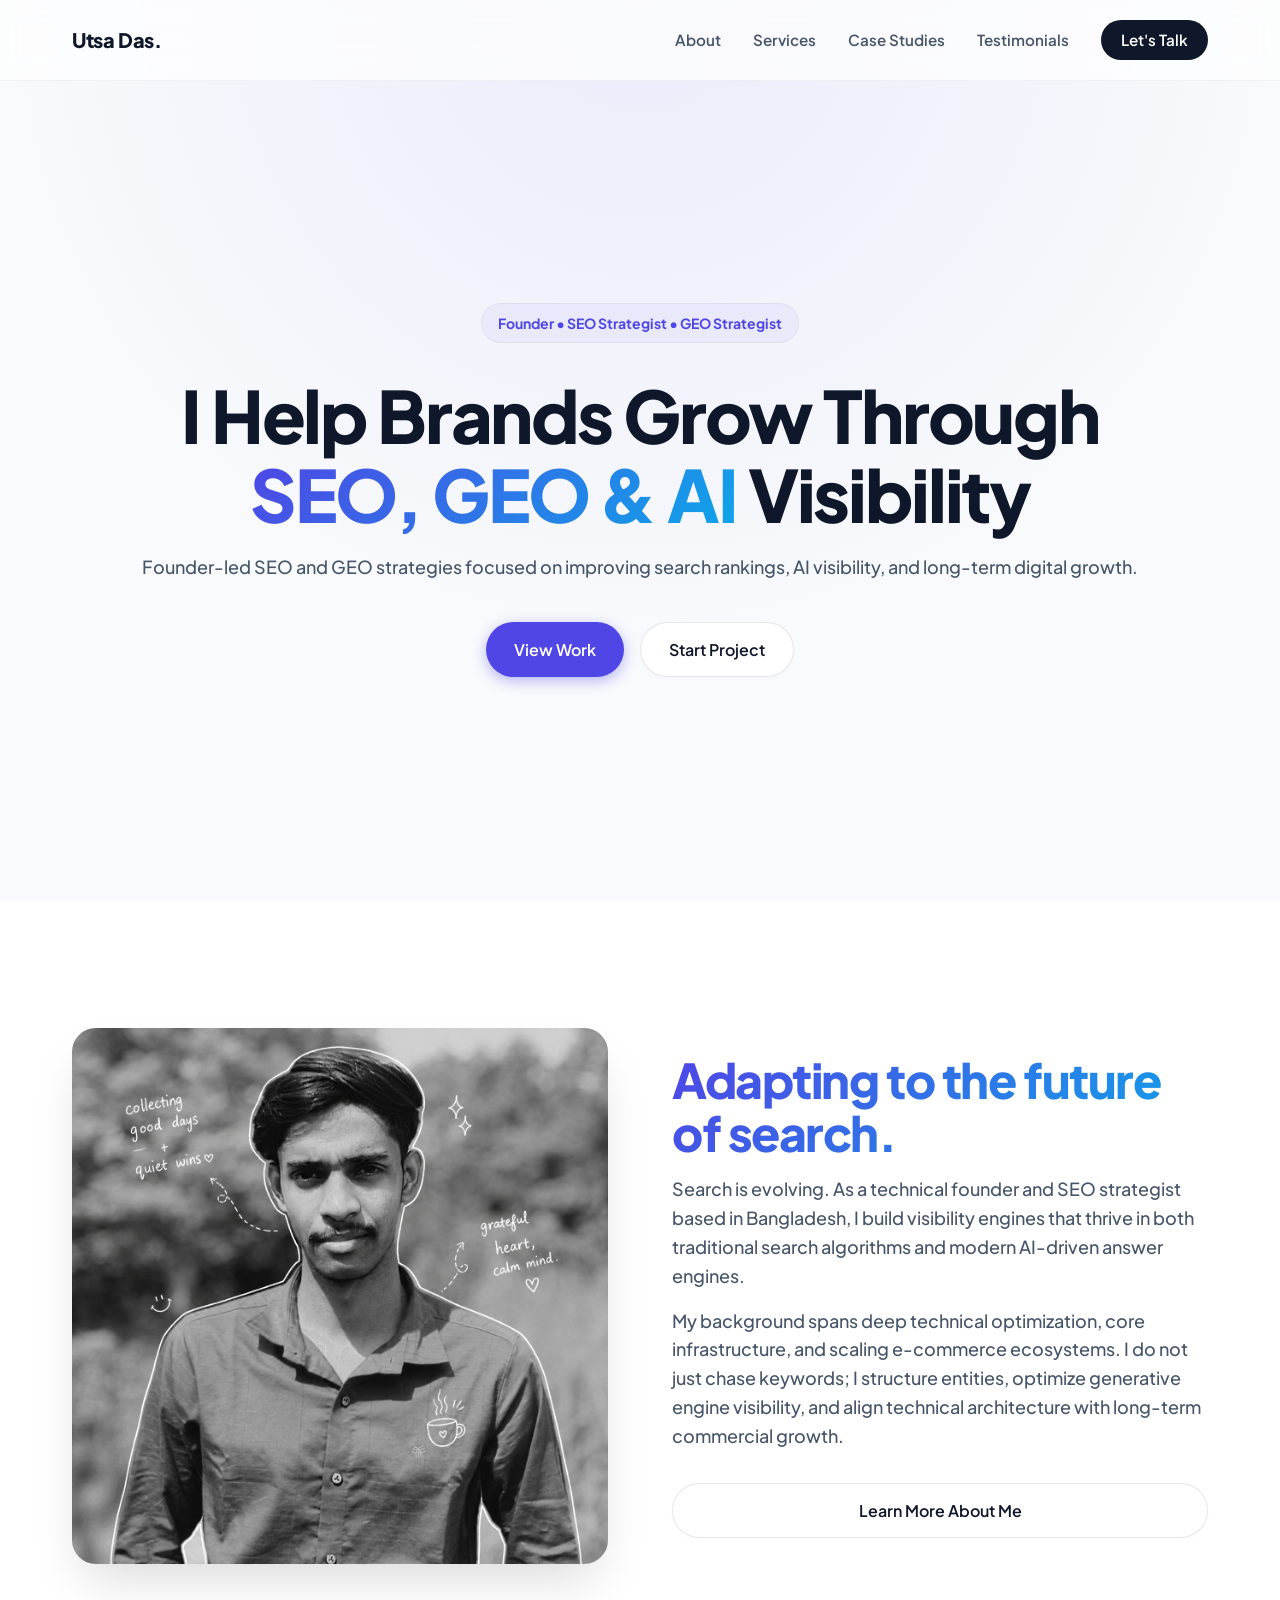
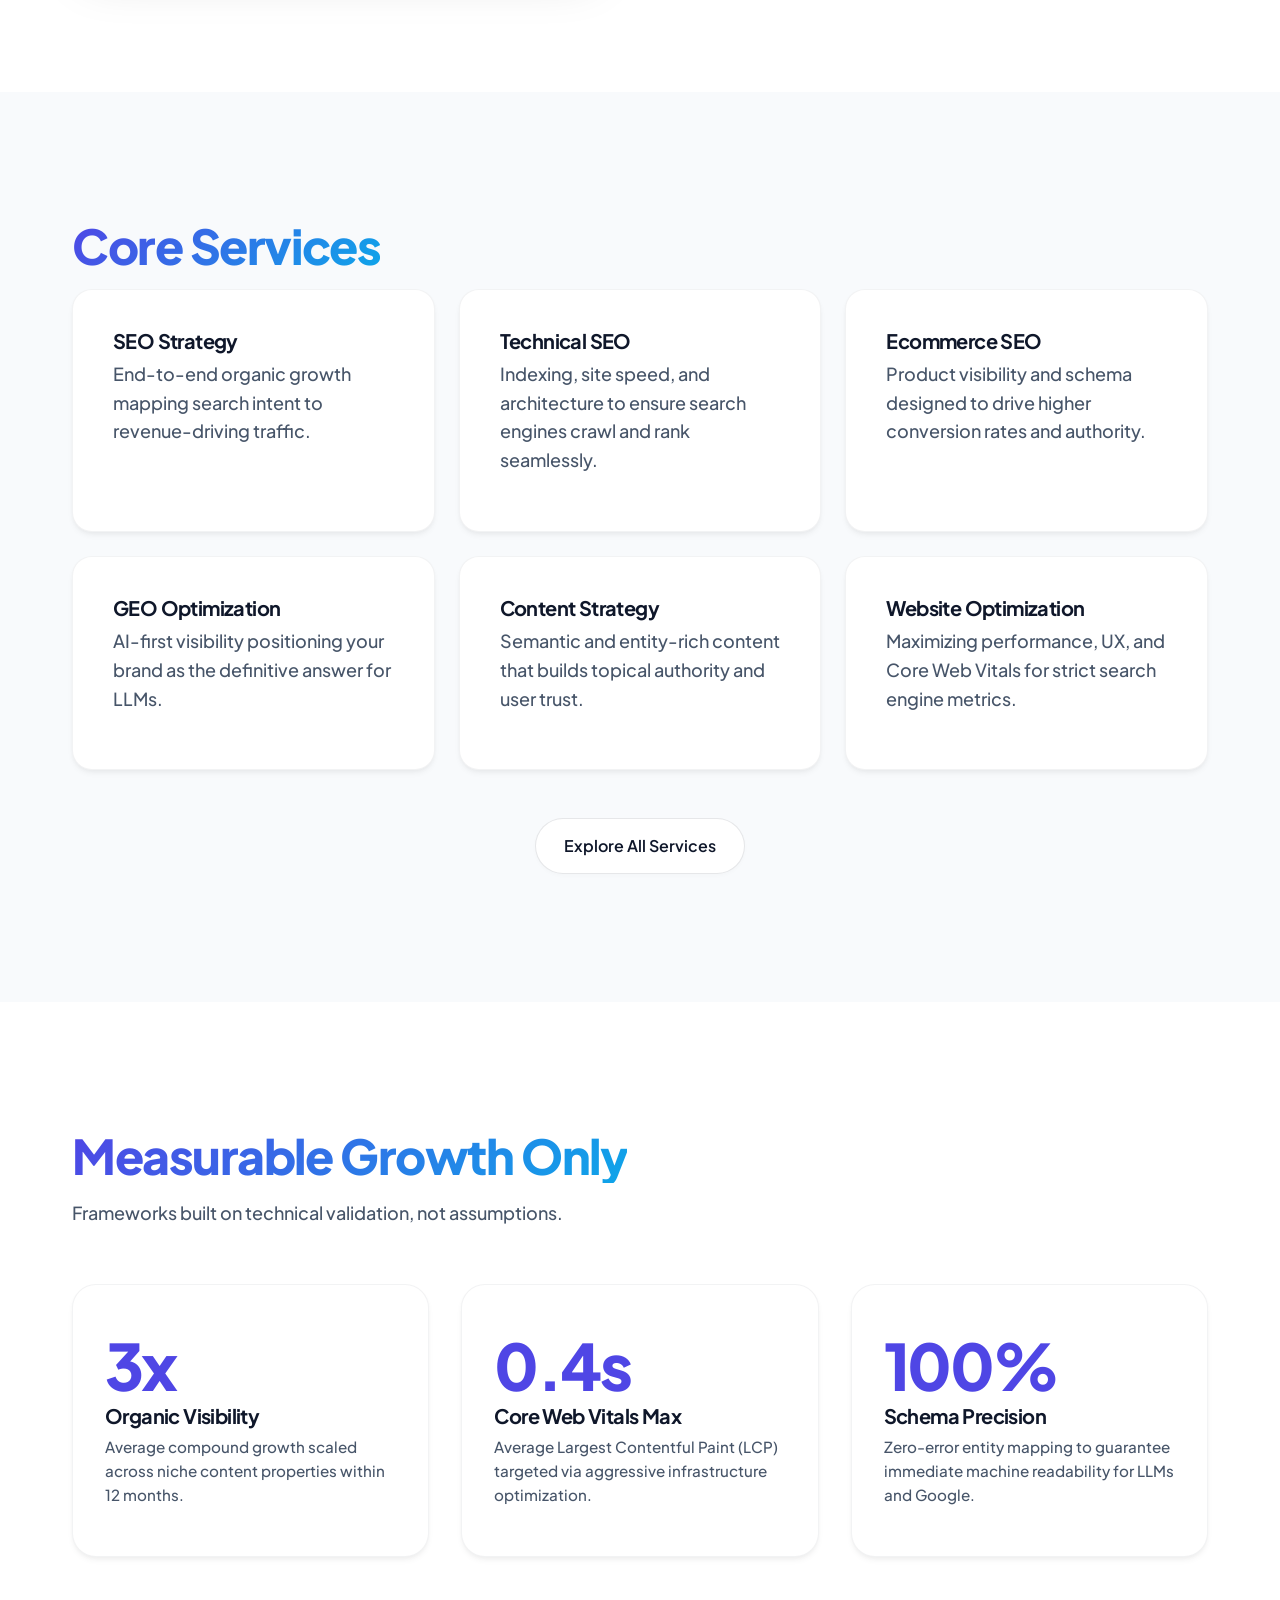
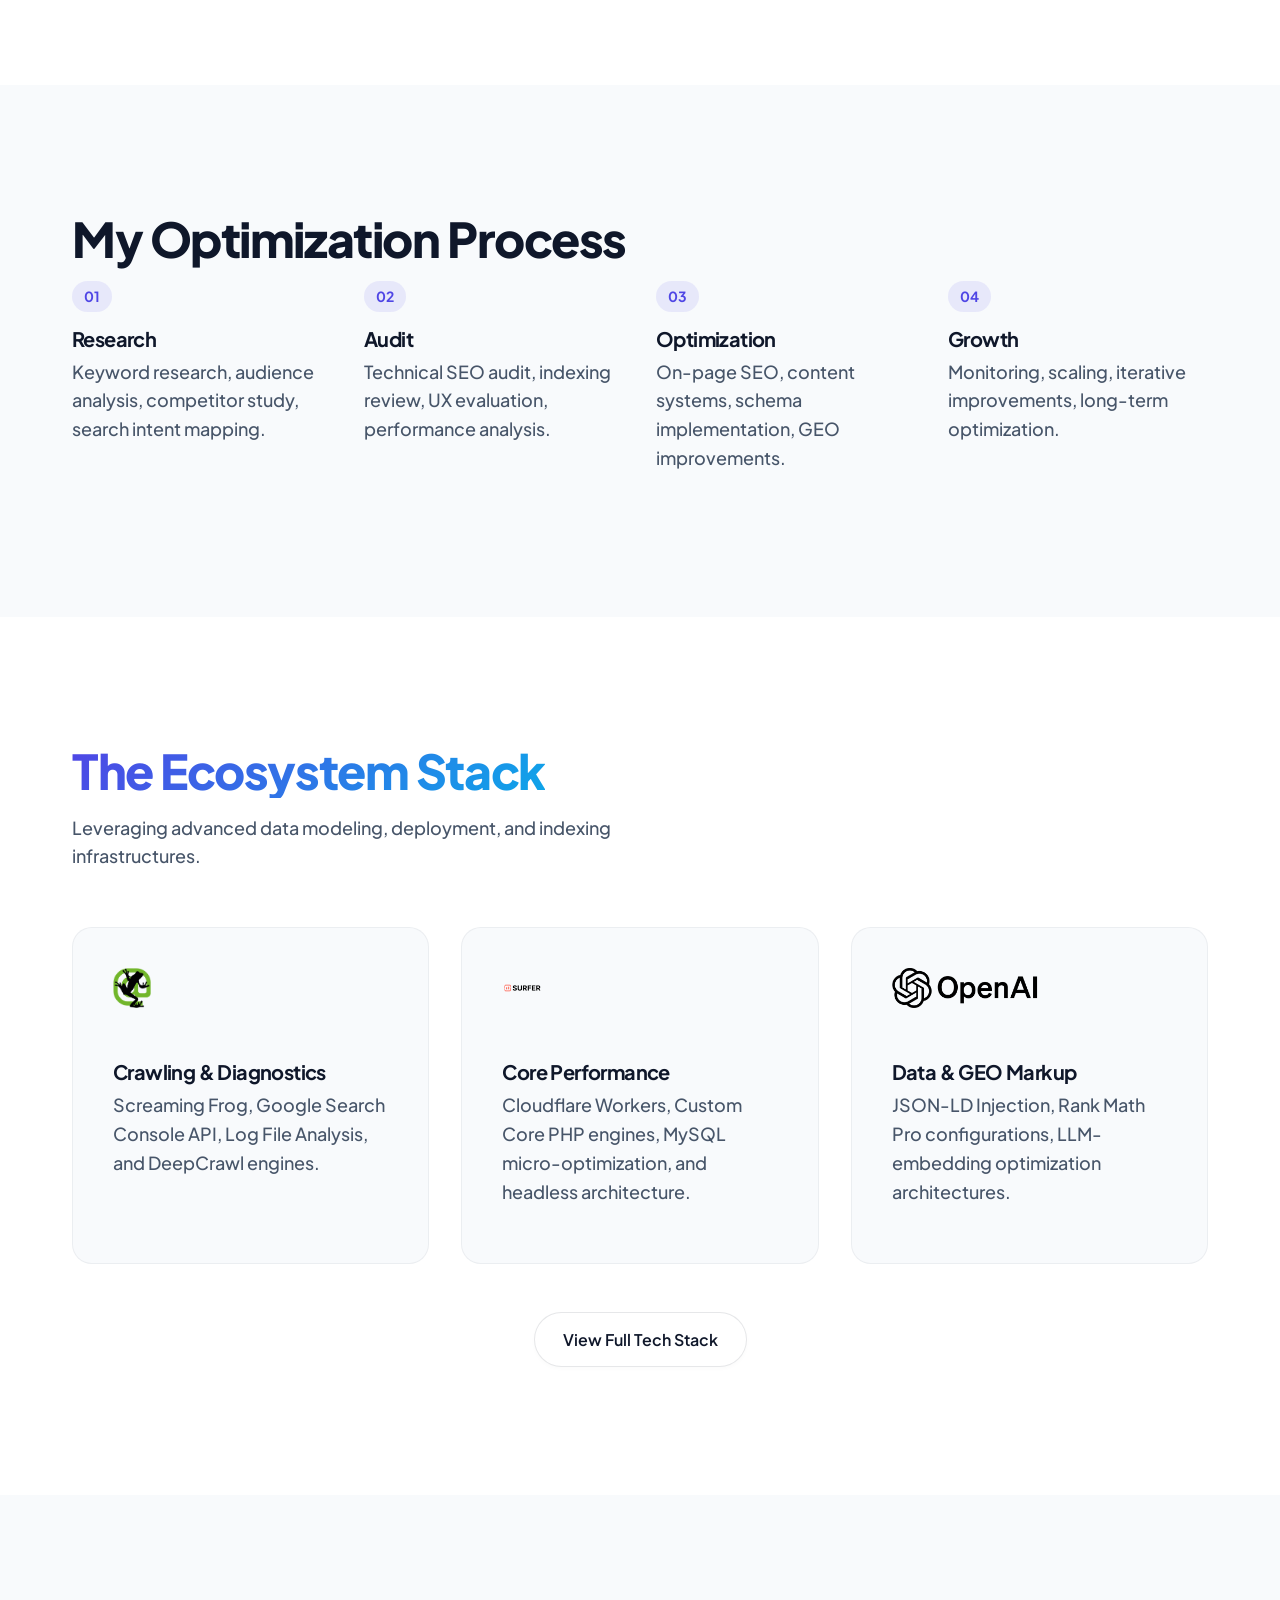
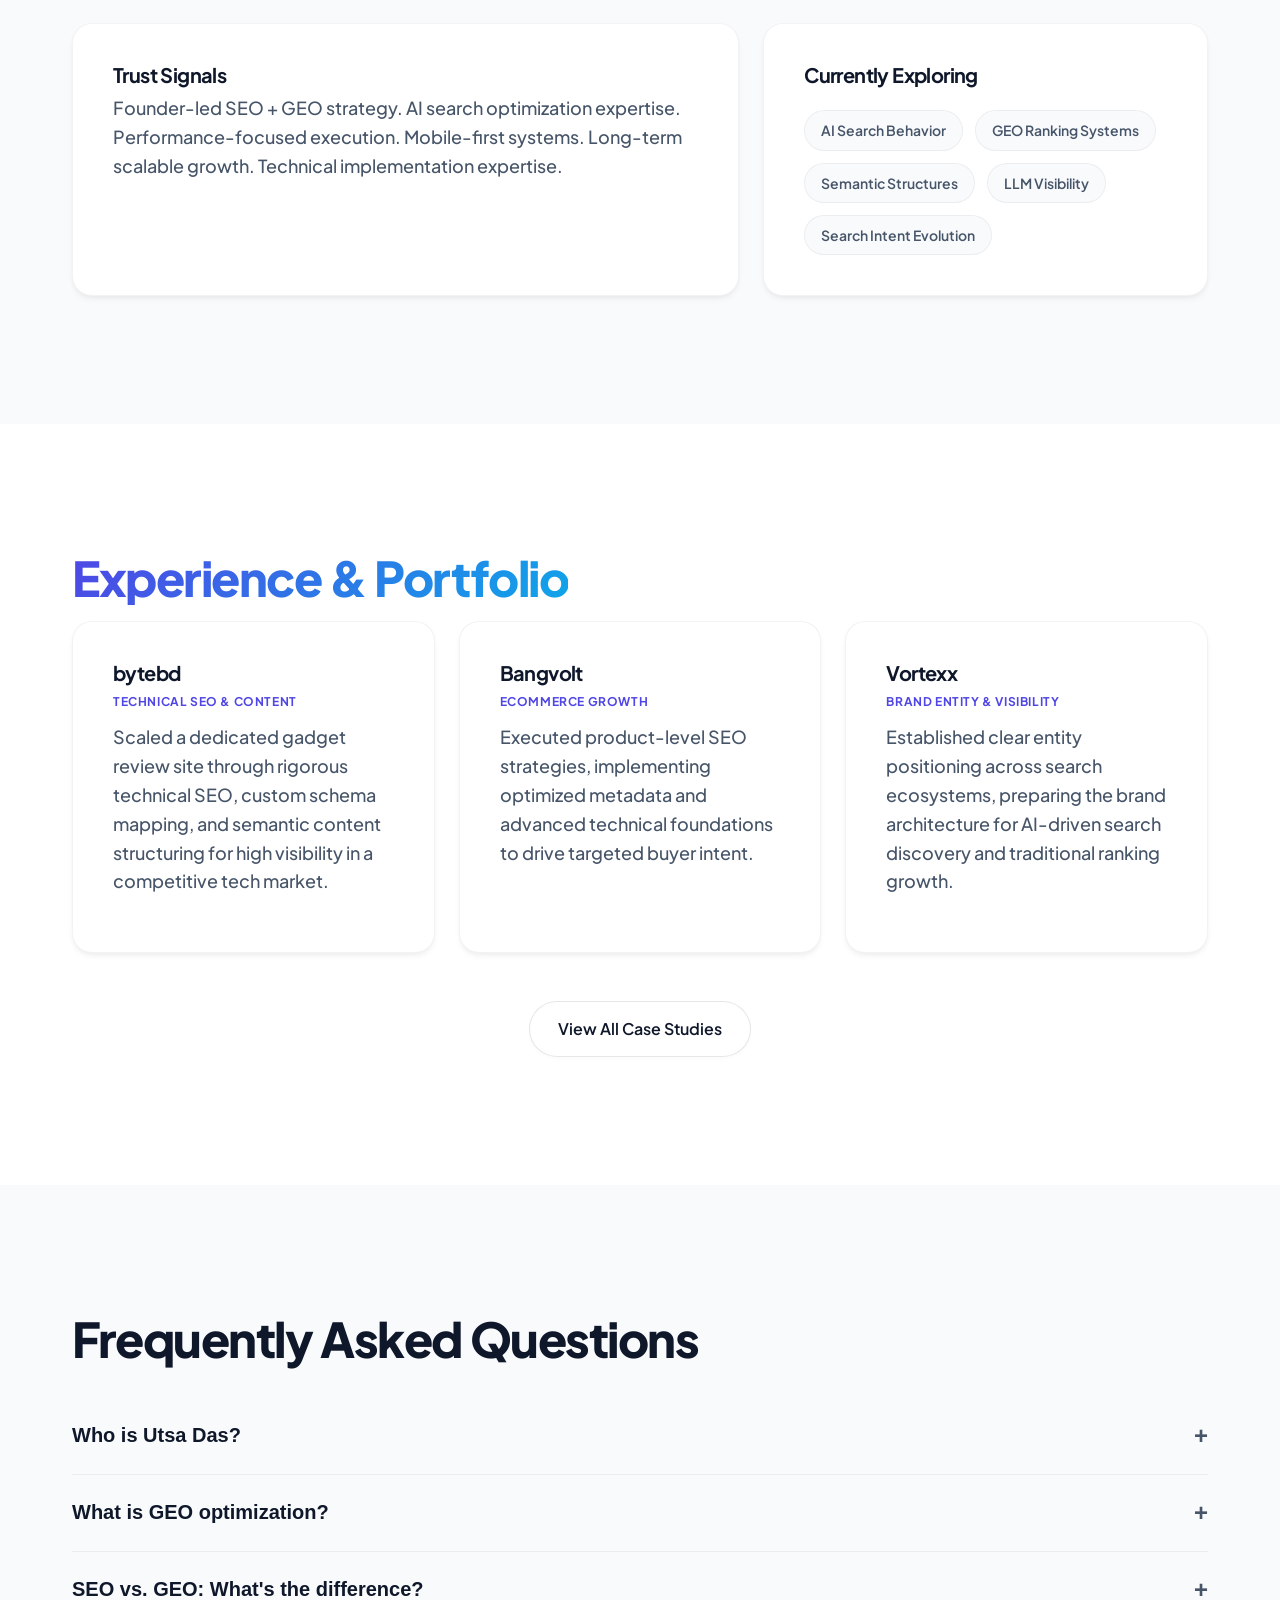
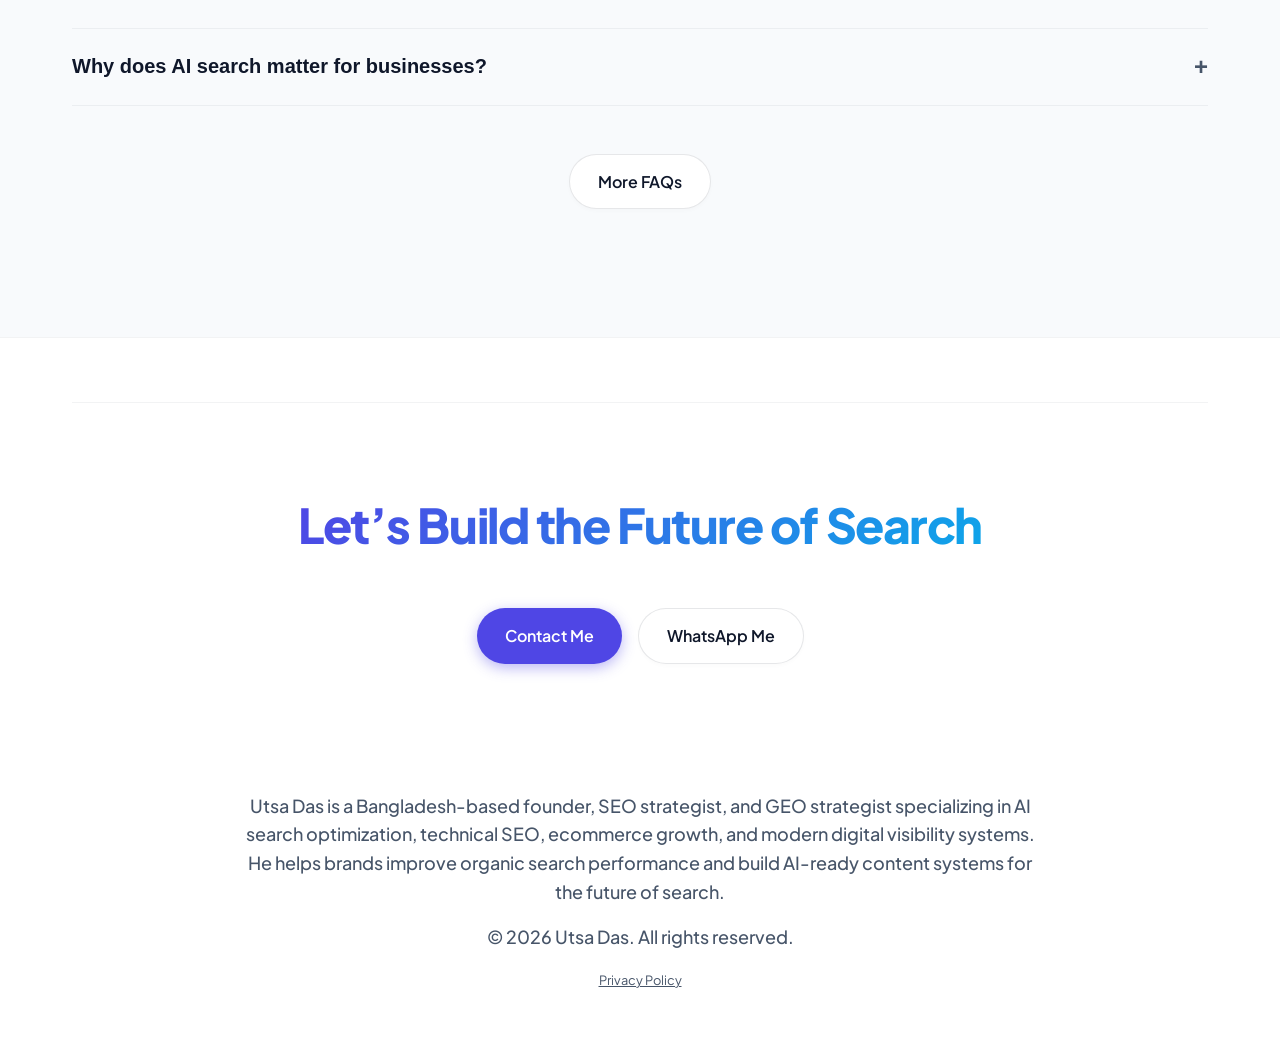
<file: index.html>
<!DOCTYPE html>
<html lang="en">
<head>
    <meta charset="UTF-8">
    <meta name="viewport" content="width=device-width, initial-scale=1.0">
    <title>Utsa Das | Founder • SEO & GEO Strategist</title>
    <meta name="description" content="Utsa Das is a founder, SEO strategist, and GEO strategist helping brands adapt to the future of search through AI-first visibility strategies.">
    
    <!-- Open Graph Meta Tags -->
    <meta property="og:title" content="Utsa Das | SEO & GEO Strategist">
    <meta property="og:description" content="Founder-led SEO and GEO strategies focused on improving search rankings, AI visibility, and long-term digital growth.">
    <meta property="og:type" content="website">
    <meta property="og:url" content="https://utsadas.com">
    <meta property="og:image" content="https://utsadas.com/assets/images/utsa.png">

    <!-- Fonts: Plus Jakarta Sans for Premium SaaS Aesthetic -->
    <link rel="preconnect" href="https://fonts.googleapis.com">
    <link rel="preconnect" href="https://fonts.gstatic.com" crossorigin>
    <link href="https://fonts.googleapis.com/css2?family=Plus+Jakarta+Sans:wght@400;500;600;700;800&display=swap" rel="stylesheet">

    <!-- External CSS -->
    <link rel="stylesheet" href="style.css">

    <!-- Favicon -->
    <link rel="icon" type="image/x-icon" href="assets/images/favicon.ico">

    <!-- Schema.org JSON-LD -->
    <script type="application/ld+json">
    {
      "@context": "https://schema.org",
      "@graph": [
        {
          "@type": "Person",
          "@id": "https://utsadas.com/#person",
          "name": "Utsa Chandra Das",
          "alternateName": "Utsa Das",
          "jobTitle": "Founder, SEO Strategist, GEO Strategist",
          "image": "https://utsadas.com/assets/images/utsa.png",
          "url": "https://utsadas.com",
          "nationality": "Bangladeshi",
          "knowsAbout": [
            "Search Engine Optimization",
            "Generative Engine Optimization",
            "Technical SEO",
            "Ecommerce SEO",
            "AI Search Optimization",
            "Semantic Search"
          ]
        },
        {
          "@type": "WebSite",
          "@id": "https://utsadas.com/#website",
          "url": "https://utsadas.com",
          "name": "Utsa Das - SEO & GEO Strategist",
          "publisher": {
            "@id": "https://utsadas.com/#person"
          }
        }
      ]
    }
    </script>
</head>
<body>

    <!-- NAVIGATION -->
    <nav class="navbar">
        <div class="nav-container">
            <a href="index.html" class="nav-logo">Utsa Das.</a>
            
            <!-- Desktop Links -->
            <div class="nav-links desktop-only">
                <a href="about.html">About</a>
                <a href="services.html">Services</a>
                <a href="case-studies.html">Case Studies</a>
                <a href="testimonials.html">Testimonials</a>
                <a href="contact.html" class="btn-nav">Let's Talk</a>
            </div>

            <!-- Hamburger Button for Mobile -->
            <button class="menu-toggle mobile-only" aria-label="Toggle Menu">
                <span class="hamburger-line"></span>
                <span class="hamburger-line"></span>
            </button>
        </div>

        <!-- Mobile Menu Drawer -->
        <div class="mobile-menu mobile-only">
            <div class="mobile-menu-links">
                <a href="about.html" class="mobile-nav-link">About</a>
                <a href="services.html" class="mobile-nav-link">Services</a>
                <a href="case-studies.html" class="mobile-nav-link">Case Studies</a>
                <a href="testimonials.html" class="mobile-nav-link">Testimonials</a>
                <a href="faq.html" class="mobile-nav-link">FAQ</a>
                <a href="contact.html" class="btn-nav mobile-nav-link">Let's Talk</a>
            </div>
        </div>
    </nav>

    <!-- HERO SECTION -->
    <header class="hero">
        <div class="container reveal">
            <div class="designation">Founder • SEO Strategist • GEO Strategist</div>
            <h1>I Help Brands Grow Through <span class="gradient-text">SEO, GEO & AI</span> Visibility</h1>
            <p>Founder-led SEO and GEO strategies focused on improving search rankings, AI visibility, and long-term digital growth.</p>
            <div class="btn-group">
                <a href="case-studies.html" class="btn btn-primary">View Work</a>
                <a href="contact.html" class="btn btn-secondary">Start Project</a>
            </div>
        </div>
    </header>

    <!-- ABOUT SECTION -->
    <section id="about" class="bg-surface">
        <div class="container reveal">
            <div class="about-grid">
                <div class="square-image-wrapper">
                    <img src="assets/images/utsa.png" alt="Utsa Chandra Das - Founder and SEO Strategist" loading="lazy">
                </div>
                <div class="about-content">
                    <h2 class="gradient-text">Adapting to the future of search.</h2>
                    <p>Search is evolving. As a technical founder and SEO strategist based in Bangladesh, I build visibility engines that thrive in both traditional search algorithms and modern AI-driven answer engines.</p>
                    <p>My background spans deep technical optimization, core infrastructure, and scaling e-commerce ecosystems. I do not just chase keywords; I structure entities, optimize generative engine visibility, and align technical architecture with long-term commercial growth.</p>
                    <a href="about.html" class="btn btn-secondary" style="margin-top: 1rem;">Learn More About Me</a>
                </div>
            </div>
        </div>
    </section>

    <!-- SERVICES SECTION -->
    <section id="services">
        <div class="container">
            <h2 class="reveal gradient-text">Core Services</h2>
            <div class="bento-grid">
                <article class="glass-card reveal">
                    <h3>SEO Strategy</h3>
                    <p>End-to-end organic growth mapping search intent to revenue-driving traffic.</p>
                </article>
                <article class="glass-card reveal" style="transition-delay: 0.1s;">
                    <h3>Technical SEO</h3>
                    <p>Indexing, site speed, and architecture to ensure search engines crawl and rank seamlessly.</p>
                </article>
                <article class="glass-card reveal" style="transition-delay: 0.2s;">
                    <h3>Ecommerce SEO</h3>
                    <p>Product visibility and schema designed to drive higher conversion rates and authority.</p>
                </article>
                <article class="glass-card reveal">
                    <h3>GEO Optimization</h3>
                    <p>AI-first visibility positioning your brand as the definitive answer for LLMs.</p>
                </article>
                <article class="glass-card reveal" style="transition-delay: 0.1s;">
                    <h3>Content Strategy</h3>
                    <p>Semantic and entity-rich content that builds topical authority and user trust.</p>
                </article>
                <article class="glass-card reveal" style="transition-delay: 0.2s;">
                    <h3>Website Optimization</h3>
                    <p>Maximizing performance, UX, and Core Web Vitals for strict search engine metrics.</p>
                </article>
            </div>
            <div style="text-align: center; margin-top: 3rem;">
                <a href="services.html" class="btn btn-secondary">Explore All Services</a>
            </div>
        </div>
    </section>

    <!-- IMPACT & METRICS -->
    <section id="impact" class="bg-surface">
        <div class="container">
            <h2 class="reveal gradient-text">Measurable Growth Only</h2>
            <p class="section-subtitle reveal">Frameworks built on technical validation, not assumptions.</p>
            
            <div class="metrics-grid">
                <div class="metric-card reveal">
                    <div class="metric-number">3x</div>
                    <h4>Organic Visibility</h4>
                    <p>Average compound growth scaled across niche content properties within 12 months.</p>
                </div>
                <div class="metric-card reveal" style="transition-delay: 0.1s;">
                    <div class="metric-number">0.4s</div>
                    <h4>Core Web Vitals Max</h4>
                    <p>Average Largest Contentful Paint (LCP) targeted via aggressive infrastructure optimization.</p>
                </div>
                <div class="metric-card reveal" style="transition-delay: 0.2s;">
                    <div class="metric-number">100%</div>
                    <h4>Schema Precision</h4>
                    <p>Zero-error entity mapping to guarantee immediate machine readability for LLMs and Google.</p>
                </div>
            </div>
        </div>
    </section>

    <!-- OPTIMIZATION PROCESS -->
    <section id="process">
        <div class="container">
            <h2 class="reveal">My Optimization Process</h2>
            <div class="process-grid">
                <div class="reveal">
                    <span class="step-number">01</span>
                    <h3>Research</h3>
                    <p>Keyword research, audience analysis, competitor study, search intent mapping.</p>
                </div>
                <div class="reveal" style="transition-delay: 0.1s;">
                    <span class="step-number">02</span>
                    <h3>Audit</h3>
                    <p>Technical SEO audit, indexing review, UX evaluation, performance analysis.</p>
                </div>
                <div class="reveal" style="transition-delay: 0.2s;">
                    <span class="step-number">03</span>
                    <h3>Optimization</h3>
                    <p>On-page SEO, content systems, schema implementation, GEO improvements.</p>
                </div>
                <div class="reveal" style="transition-delay: 0.3s;">
                    <span class="step-number">04</span>
                    <h3>Growth</h3>
                    <p>Monitoring, scaling, iterative improvements, long-term optimization.</p>
                </div>
            </div>
        </div>
    </section>

    <!-- THE STRATEGIC ECOSYSTEM (TOOLKIT) -->
    <section id="toolkit" class="bg-surface">
        <div class="container">
            <h2 class="reveal gradient-text">The Ecosystem Stack</h2>
            <p class="section-subtitle reveal">Leveraging advanced data modeling, deployment, and indexing infrastructures.</p>
            
            <div class="toolkit-grid">
                <div class="toolkit-card reveal">
                    <div class="toolkit-icon">
                        <img src="assets/tools/screamingfrog.png" alt="Screaming Frog" style="height: 40px; margin-bottom: 1rem;">
                    </div>
                    <h3>Crawling & Diagnostics</h3>
                    <p>Screaming Frog, Google Search Console API, Log File Analysis, and DeepCrawl engines.</p>
                </div>
                <div class="toolkit-card reveal" style="transition-delay: 0.1s;">
                    <div class="toolkit-icon">
                        <img src="assets/tools/surferseo.png" alt="Surfer SEO" style="height: 40px; margin-bottom: 1rem;">
                    </div>
                    <h3>Core Performance</h3>
                    <p>Cloudflare Workers, Custom Core PHP engines, MySQL micro-optimization, and headless architecture.</p>
                </div>
                <div class="toolkit-card reveal" style="transition-delay: 0.2s;">
                    <div class="toolkit-icon">
                        <img src="assets/tools/chatgpt.png" alt="ChatGPT" style="height: 40px; margin-bottom: 1rem;">
                    </div>
                    <h3>Data & GEO Markup</h3>
                    <p>JSON-LD Injection, Rank Math Pro configurations, LLM-embedding optimization architectures.</p>
                </div>
            </div>
            <div style="text-align: center; margin-top: 3rem;">
                <a href="skills.html" class="btn btn-secondary">View Full Tech Stack</a>
            </div>
        </div>
    </section>

    <!-- TRUST & EXPLORING -->
    <section id="trust">
        <div class="container">
            <div class="bento-asymmetric">
                <article class="glass-card reveal">
                    <h3>Trust Signals</h3>
                    <p>Founder-led SEO + GEO strategy. AI search optimization expertise. Performance-focused execution. Mobile-first systems. Long-term scalable growth. Technical implementation expertise.</p>
                </article>
                <article class="glass-card reveal" style="transition-delay: 0.1s;">
                    <h3>Currently Exploring</h3>
                    <div class="pill-container">
                        <span class="pill">AI Search Behavior</span>
                        <span class="pill">GEO Ranking Systems</span>
                        <span class="pill">Semantic Structures</span>
                        <span class="pill">LLM Visibility</span>
                        <span class="pill">Search Intent Evolution</span>
                    </div>
                </article>
            </div>
        </div>
    </section>

    <!-- EXPERIENCE & PORTFOLIO -->
    <section id="work" class="bg-surface">
        <div class="container">
            <h2 class="reveal gradient-text">Experience & Portfolio</h2>
            <div class="bento-grid">
                <article class="glass-card reveal">
                    <h3>bytebd</h3>
                    <span class="project-tag">Technical SEO & Content</span>
                    <p>Scaled a dedicated gadget review site through rigorous technical SEO, custom schema mapping, and semantic content structuring for high visibility in a competitive tech market.</p>
                </article>
                <article class="glass-card reveal" style="transition-delay: 0.1s;">
                    <h3>Bangvolt</h3>
                    <span class="project-tag">Ecommerce Growth</span>
                    <p>Executed product-level SEO strategies, implementing optimized metadata and advanced technical foundations to drive targeted buyer intent.</p>
                </article>
                <article class="glass-card reveal" style="transition-delay: 0.2s;">
                    <h3>Vortexx</h3>
                    <span class="project-tag">Brand Entity & Visibility</span>
                    <p>Established clear entity positioning across search ecosystems, preparing the brand architecture for AI-driven search discovery and traditional ranking growth.</p>
                </article>
            </div>
            <div style="text-align: center; margin-top: 3rem;">
                <a href="case-studies.html" class="btn btn-secondary">View All Case Studies</a>
            </div>
        </div>
    </section>

    <!-- FAQ -->
    <section id="faq">
        <div class="container reveal">
            <h2>Frequently Asked Questions</h2>
            <div class="faq-container">
                <div class="faq-item">
                    <button class="faq-question">
                        Who is Utsa Das?
                        <span class="faq-icon">+</span>
                    </button>
                    <div class="faq-answer">
                        <p>Utsa Das is a founder, SEO strategist, and GEO optimization specialist based in Bangladesh. He helps brands build technical search visibility, scale e-commerce platforms, and optimize content for both traditional search engines and AI systems.</p>
                    </div>
                </div>
                <div class="faq-item">
                    <button class="faq-question">
                        What is GEO optimization?
                        <span class="faq-icon">+</span>
                    </button>
                    <div class="faq-answer">
                        <p>Generative Engine Optimization (GEO) is the process of structuring website content and entities so that AI-driven search engines, like ChatGPT, Gemini, and Perplexity, accurately cite and recommend your brand in their generated answers.</p>
                    </div>
                </div>
                <div class="faq-item">
                    <button class="faq-question">
                        SEO vs. GEO: What's the difference?
                        <span class="faq-icon">+</span>
                    </button>
                    <div class="faq-answer">
                        <p>SEO focuses on ranking web pages in traditional search engine results through links, keywords, and technical structure. GEO focuses on being the primary cited source in AI-generated responses through entity recognition, semantic depth, and authoritative context.</p>
                    </div>
                </div>
                <div class="faq-item">
                    <button class="faq-question">
                        Why does AI search matter for businesses?
                        <span class="faq-icon">+</span>
                    </button>
                    <div class="faq-answer">
                        <p>Users are rapidly shifting from traditional search queries to conversational AI prompts. Optimizing for AI search ensures your brand remains visible, authoritative, and recommended in the exact platforms where your future customers are asking questions.</p>
                    </div>
                </div>
            </div>
            <div style="text-align: center; margin-top: 3rem;">
                <a href="faq.html" class="btn btn-secondary">More FAQs</a>
            </div>
        </div>
    </section>

    <!-- FOOTER / CTA -->
    <footer id="contact" class="bg-surface">
        <div class="container">
            <div class="footer-cta reveal">
                <h2 class="gradient-text">Let’s Build the Future of Search</h2>
                <div class="btn-group">
                    <a href="contact.html" class="btn btn-primary">Contact Me</a>
                    <a href="https://wa.me/8801861393416" class="btn btn-secondary" target="_blank">WhatsApp Me</a>
                </div>
            </div>
            
            <div class="seo-footer-block">
                <p>Utsa Das is a Bangladesh-based founder, SEO strategist, and GEO strategist specializing in AI search optimization, technical SEO, ecommerce growth, and modern digital visibility systems. He helps brands improve organic search performance and build AI-ready content systems for the future of search.</p>
                <p style="margin-top: 1rem; color: var(--text-secondary);">&copy; <script>document.write(new Date().getFullYear())</script> Utsa Das. All rights reserved.</p>
                <div style="margin-top: 1rem;">
                    <a href="privacy.html" style="font-size: 0.8rem; color: var(--text-secondary); text-decoration: underline;">Privacy Policy</a>
                </div>
            </div>
        </div>
    </footer>

    <!-- External JS -->
    <script src="script.js"></script>
</body>
</html>
</file>
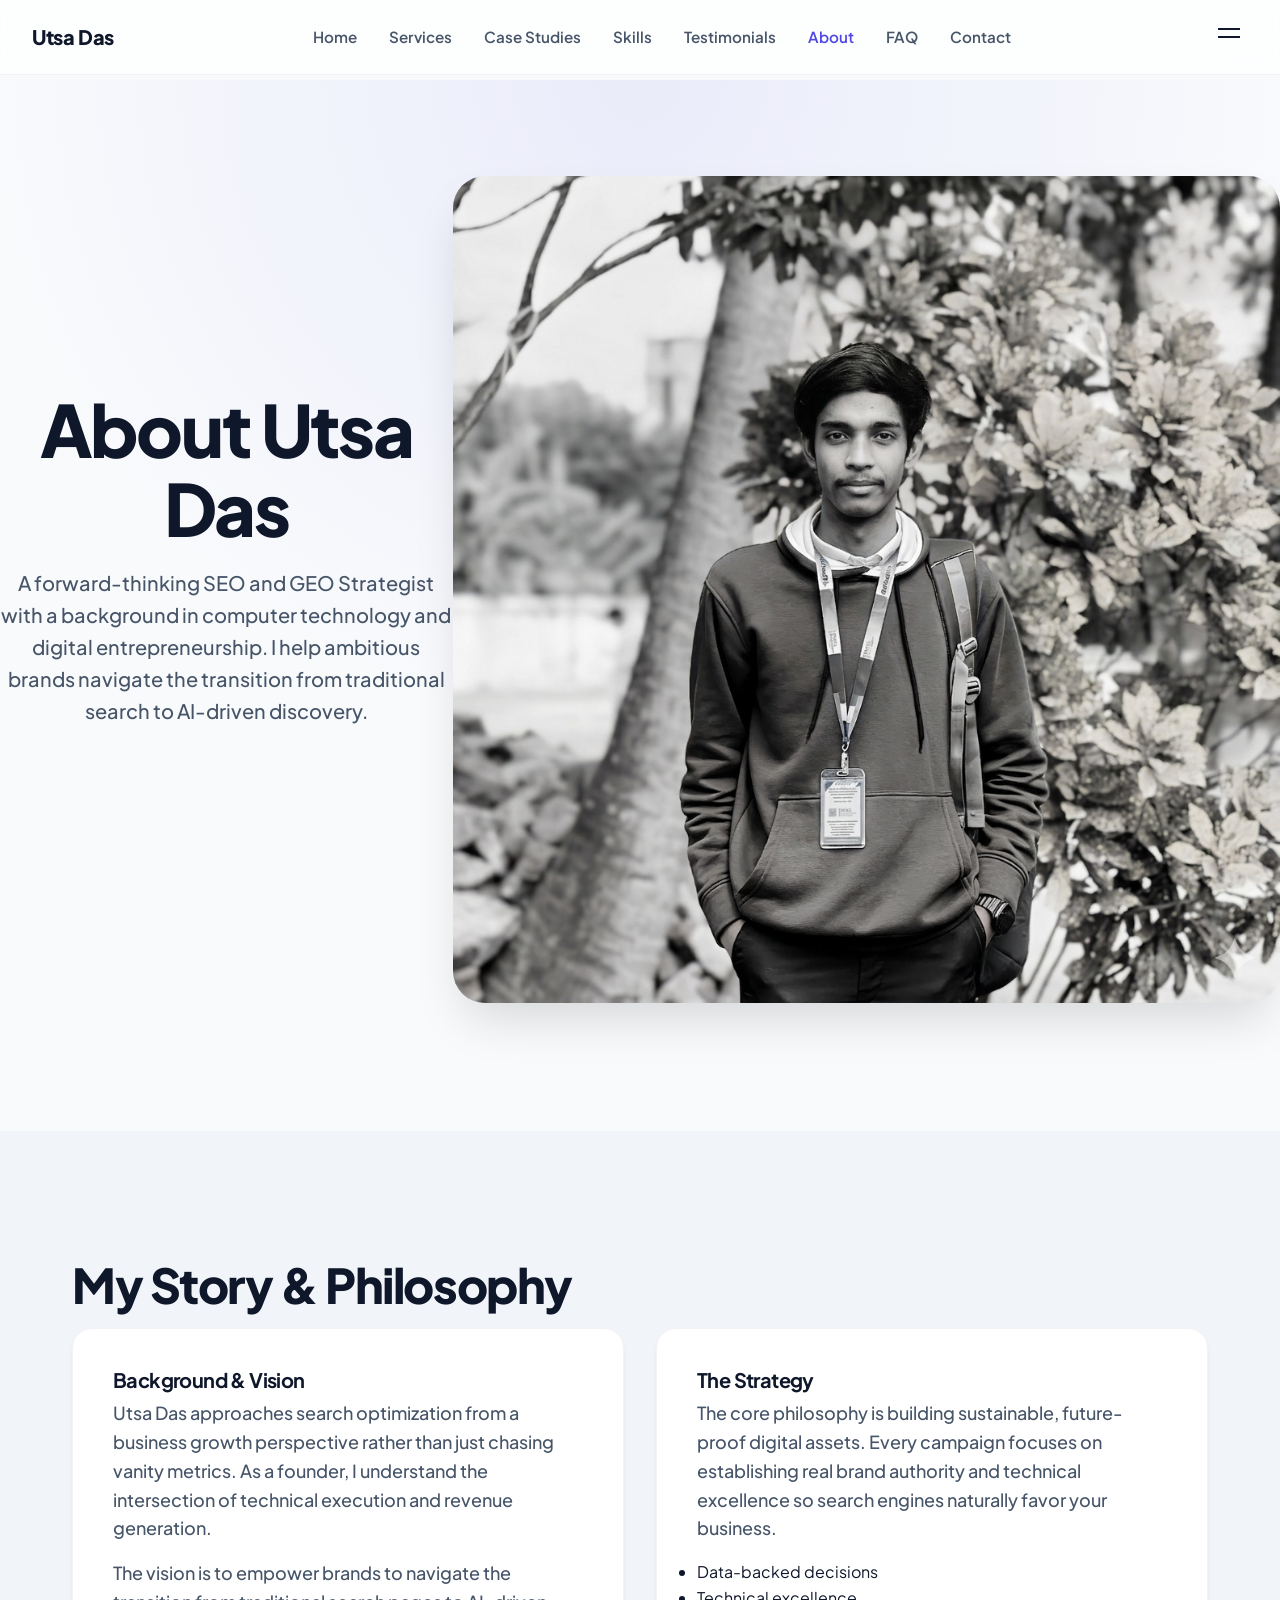
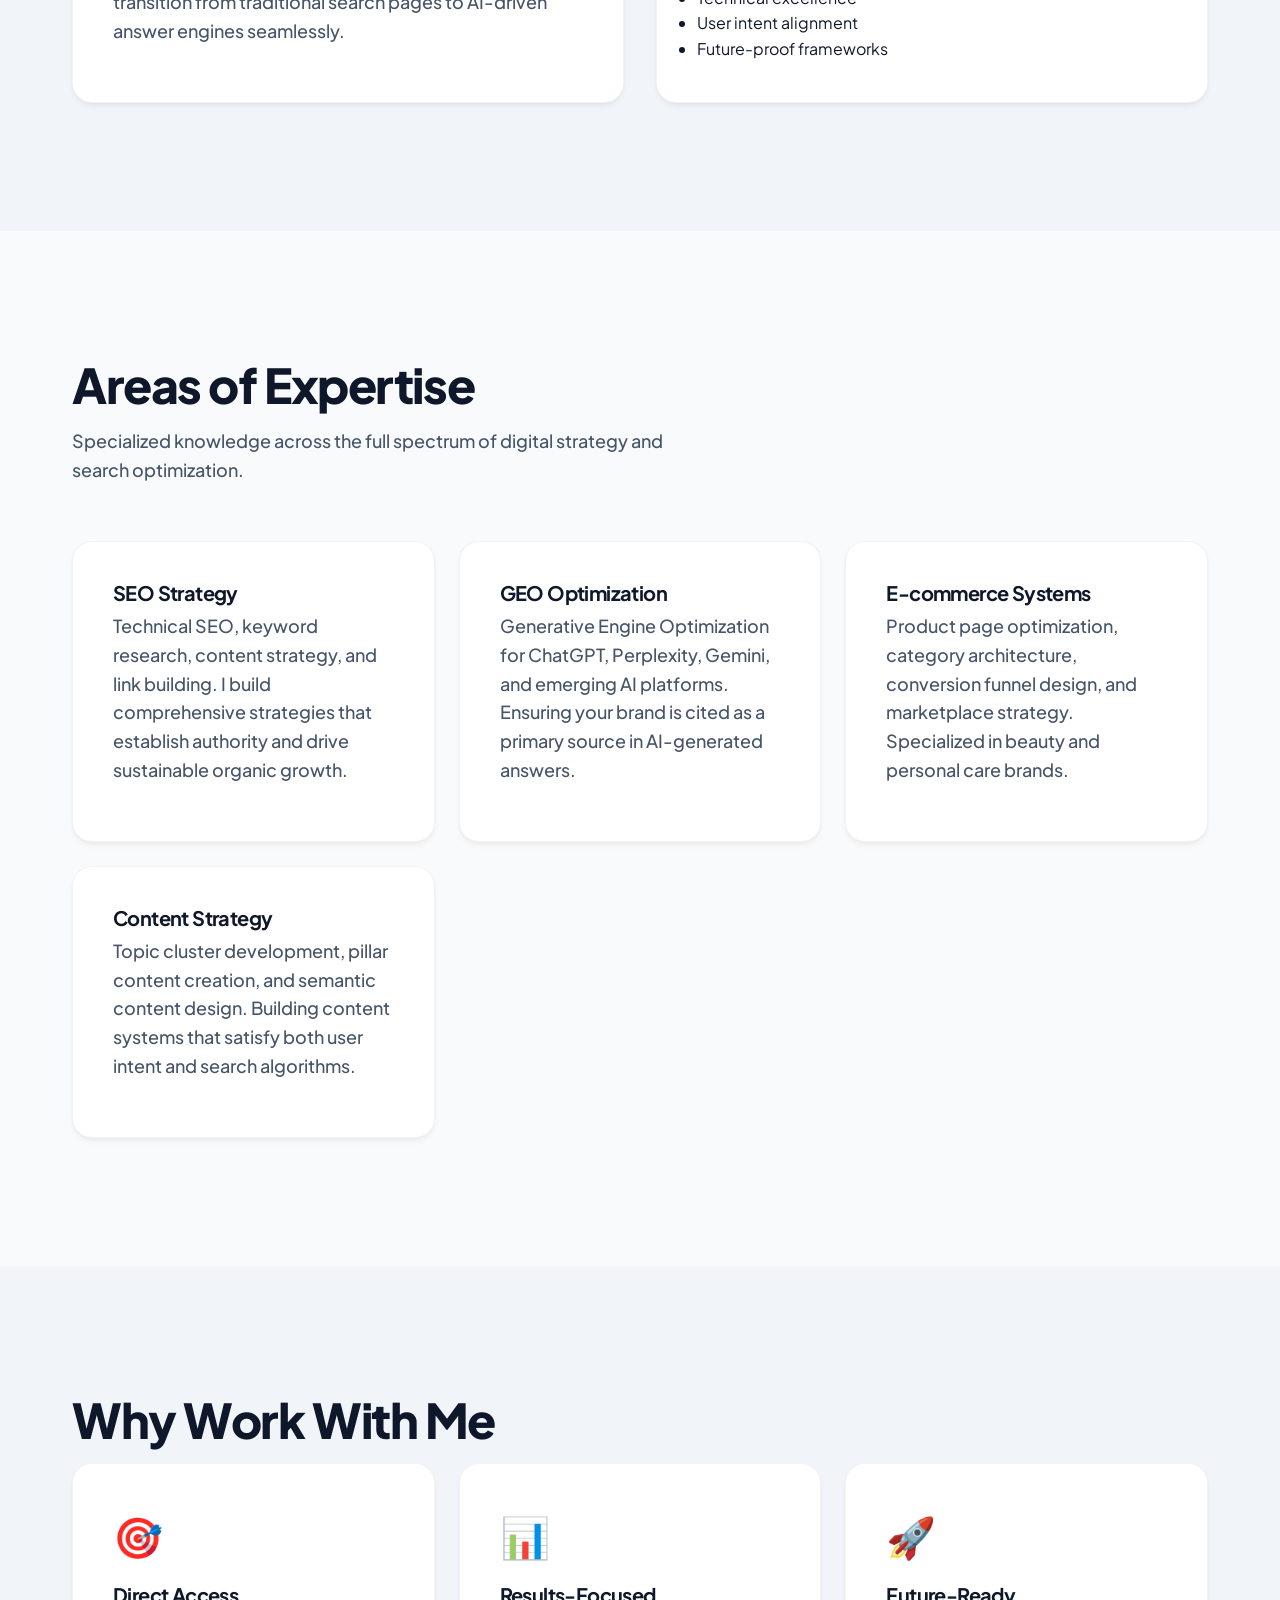
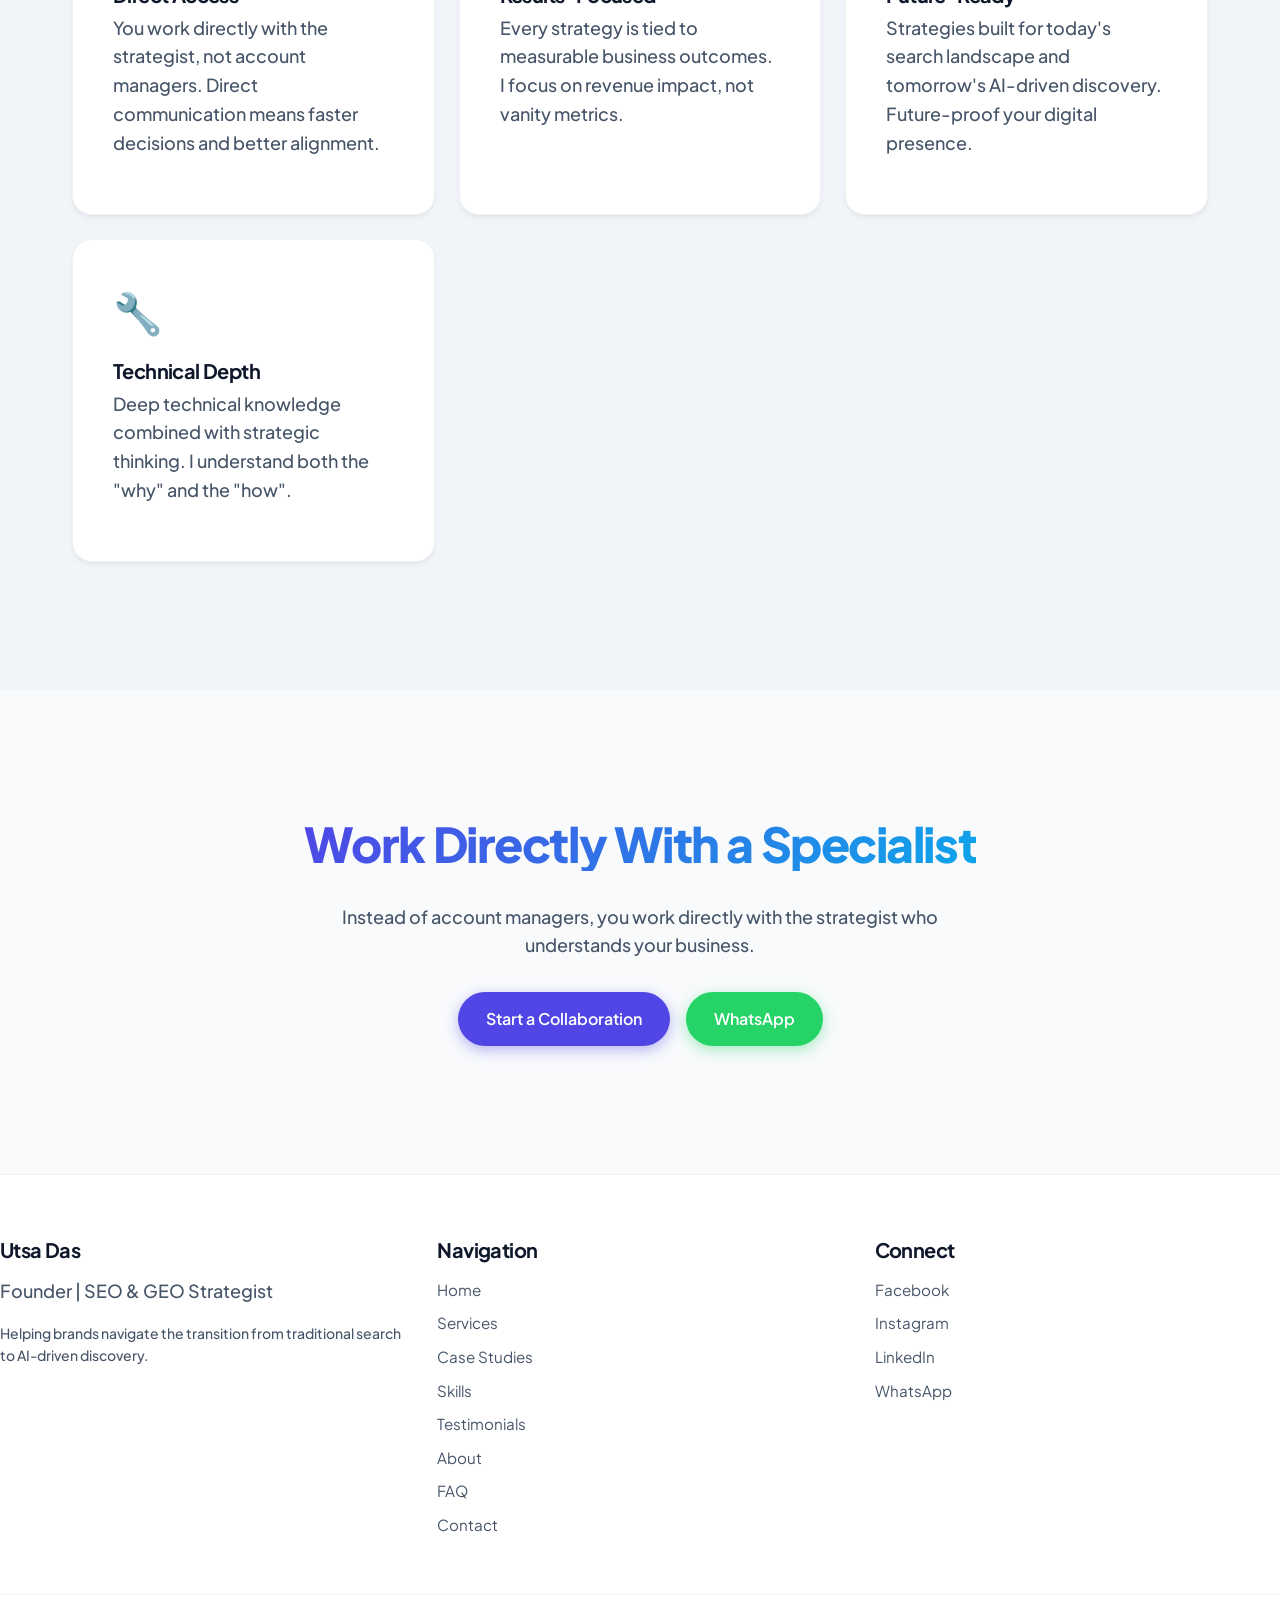
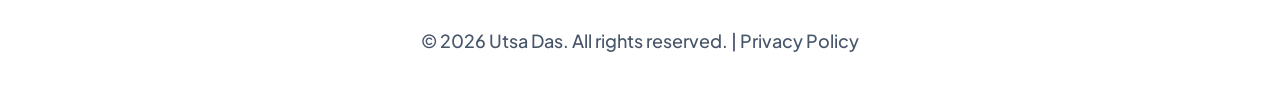
<file: about.html>
<!DOCTYPE html>
<html lang="en">
<head>
    <meta charset="UTF-8">
    <meta name="viewport" content="width=device-width, initial-scale=1.0">
    <title>About | Utsa Das - SEO & GEO Strategist</title>
    <meta name="description" content="Learn about Utsa Das, a dedicated SEO and GEO Strategist focused on building sustainable digital assets and helping brands navigate the AI-driven future of search.">
    <meta name="keywords" content="About Utsa Das, SEO Strategist, Digital Strategy, Founder, Bangladesh">
    <meta name="author" content="Utsa Das">
    <link rel="canonical" href="https://utsadas.com/about.html">

    <!-- Open Graph / Facebook Meta Tags -->
    <meta property="og:type" content="website">
    <meta property="og:url" content="https://utsadas.com/about.html">
    <meta property="og:title" content="About Utsa Das - SEO & GEO Strategist">
    <meta property="og:description" content="Learn about Utsa Das, a dedicated SEO and GEO Strategist focused on building sustainable digital assets.">
    <meta property="og:image" content="https://utsadas.com/assets/images/about.png">

    <!-- Twitter Meta Tags -->
    <meta name="twitter:card" content="summary_large_image">
    <meta name="twitter:url" content="https://utsadas.com/about.html">
    <meta name="twitter:title" content="About Utsa Das - SEO & GEO Strategist">
    <meta name="twitter:description" content="Learn about Utsa Das, a dedicated SEO and GEO Strategist focused on building sustainable digital assets.">

    <!-- Favicon -->
    <link rel="icon" type="image/x-icon" href="assets/images/favicon.ico">
    <link rel="manifest" href="site.webmanifest">

    <!-- Styles -->
    <link rel="stylesheet" href="style.css">
    <link rel="preconnect" href="https://fonts.googleapis.com">
    <link rel="preconnect" href="https://fonts.gstatic.com" crossorigin>
    <link rel="preconnect" href="https://fonts.googleapis.com">
    <link rel="preconnect" href="https://fonts.gstatic.com" crossorigin>
    <link href="https://fonts.googleapis.com/css2?family=Plus+Jakarta+Sans:wght@400;500;600;700;800&display=swap" rel="stylesheet">

    <!-- Schema Markup - Person -->
    <script type="application/ld+json">
    {
      "@context": "https://schema.org",
      "@type": "Person",
      "name": "Utsa Das",
      "url": "https://utsadas.com",
      "jobTitle": "Founder & SEO + GEO Strategist",
      "description": "Premium digital strategy specialist focusing on SEO, GEO (Generative Engine Optimization), and e-commerce systems.",
      "image": "https://utsadas.com/assets/images/about.png"
    }
    </script>

    <!-- Schema Markup - BreadcrumbList -->
    <script type="application/ld+json">
    {
      "@context": "https://schema.org",
      "@type": "BreadcrumbList",
      "itemListElement": [
        {
          "@type": "ListItem",
          "position": 1,
          "name": "Home",
          "item": "https://utsadas.com/"
        },
        {
          "@type": "ListItem",
          "position": 2,
          "name": "About",
          "item": "https://utsadas.com/about.html"
        }
      ]
    }
    </script>
</head>
<body>
    <nav role="navigation" aria-label="Main navigation">
        <a href="index.html" class="logo" aria-label="Utsa Das - Home">Utsa Das</a>
        <ul class="nav-links">
            <li><a href="index.html">Home</a></li>
            <li><a href="services.html">Services</a></li>
            <li><a href="case-studies.html">Case Studies</a></li>
            <li><a href="skills.html">Skills</a></li>
            <li><a href="testimonials.html">Testimonials</a></li>
            <li><a href="about.html" class="active">About</a></li>
            <li><a href="faq.html">FAQ</a></li>
            <li><a href="contact.html">Contact</a></li>
        </ul>
        <div class="mobile-toggle" role="button" tabindex="0" aria-label="Toggle navigation menu" aria-expanded="false">
            <span></span>
            <span></span>
            <span></span>
        </div>
    </nav>

    <main>
        <!-- Hero Section with Image -->
        <section class="hero" style="padding-top: var(--space-12);" aria-labelledby="about-title">
            <div class="hero-content">
                <h1 id="about-title" data-reveal>About Utsa Das</h1>
                <p class="hero-tagline" data-reveal>
                    A forward-thinking SEO and GEO Strategist with a background in computer technology and digital entrepreneurship. 
                    I help ambitious brands navigate the transition from traditional search to AI-driven discovery.
                </p>
            </div>
            <div class="hero-image" data-reveal>
                <img src="assets/images/about.png" alt="About Utsa Das" loading="lazy" decoding="async">
            </div>
        </section>

        <!-- About Details Section -->
        <section class="bg-secondary" aria-labelledby="story-title">
            <div class="container">
                <h2 id="story-title" class="section-title" data-reveal>My Story & Philosophy</h2>
                <div class="about-grid" style="grid-template-columns: 1fr 1fr; gap: 2rem;">
                    <div class="glass-card" data-reveal>
                        <h3>Background & Vision</h3>
                        <p>Utsa Das approaches search optimization from a business growth perspective rather than just chasing vanity metrics. As a founder, I understand the intersection of technical execution and revenue generation.</p>
                        <p>The vision is to empower brands to navigate the transition from traditional search pages to AI-driven answer engines seamlessly.</p>
                    </div>
                    <div class="glass-card" data-reveal>
                        <h3>The Strategy</h3>
                        <p>The core philosophy is building sustainable, future-proof digital assets. Every campaign focuses on establishing real brand authority and technical excellence so search engines naturally favor your business.</p>
                        <ul>
                            <li>Data-backed decisions</li>
                            <li>Technical excellence</li>
                            <li>User intent alignment</li>
                            <li>Future-proof frameworks</li>
                        </ul>
                    </div>
                </div>
            </div>
        </section>

        <!-- Expertise Section -->
        <section aria-labelledby="expertise-title">
            <div class="container">
                <h2 id="expertise-title" class="section-title" data-reveal>Areas of Expertise</h2>
                <p class="section-subtitle" data-reveal>
                    Specialized knowledge across the full spectrum of digital strategy and search optimization.
                </p>
                <div class="bento-grid" style="display: grid; grid-template-columns: repeat(auto-fit, minmax(280px, 1fr)); gap: 1.5rem;">
                    <div class="glass-card" data-reveal>
                        <h3>SEO Strategy</h3>
                        <p>
                            Technical SEO, keyword research, content strategy, and link building. 
                            I build comprehensive strategies that establish authority and drive sustainable organic growth.
                        </p>
                    </div>
                    <div class="glass-card" data-reveal>
                        <h3>GEO Optimization</h3>
                        <p>
                            Generative Engine Optimization for ChatGPT, Perplexity, Gemini, and emerging AI platforms. 
                            Ensuring your brand is cited as a primary source in AI-generated answers.
                        </p>
                    </div>
                    <div class="glass-card" data-reveal>
                        <h3>E-commerce Systems</h3>
                        <p>
                            Product page optimization, category architecture, conversion funnel design, and marketplace strategy. 
                            Specialized in beauty and personal care brands.
                        </p>
                    </div>
                    <div class="glass-card" data-reveal>
                        <h3>Content Strategy</h3>
                        <p>
                            Topic cluster development, pillar content creation, and semantic content design. 
                            Building content systems that satisfy both user intent and search algorithms.
                        </p>
                    </div>
                </div>
            </div>
        </section>

        <!-- Why Work With Me Section -->
        <section class="bg-secondary" aria-labelledby="why-work-title">
            <div class="container">
                <h2 id="why-work-title" class="section-title" data-reveal>Why Work With Me</h2>
                <div class="bento-grid" style="display: grid; grid-template-columns: repeat(auto-fit, minmax(280px, 1fr)); gap: 1.5rem;">
                    <div class="glass-card" data-reveal>
                        <div style="font-size: 2.5rem; margin-bottom: 1rem;">🎯</div>
                        <h3>Direct Access</h3>
                        <p>You work directly with the strategist, not account managers. Direct communication means faster decisions and better alignment.</p>
                    </div>
                    <div class="glass-card" data-reveal>
                        <div style="font-size: 2.5rem; margin-bottom: 1rem;">📊</div>
                        <h3>Results-Focused</h3>
                        <p>Every strategy is tied to measurable business outcomes. I focus on revenue impact, not vanity metrics.</p>
                    </div>
                    <div class="glass-card" data-reveal>
                        <div style="font-size: 2.5rem; margin-bottom: 1rem;">🚀</div>
                        <h3>Future-Ready</h3>
                        <p>Strategies built for today's search landscape and tomorrow's AI-driven discovery. Future-proof your digital presence.</p>
                    </div>
                    <div class="glass-card" data-reveal>
                        <div style="font-size: 2.5rem; margin-bottom: 1rem;">🔧</div>
                        <h3>Technical Depth</h3>
                        <p>Deep technical knowledge combined with strategic thinking. I understand both the "why" and the "how".</p>
                    </div>
                </div>
            </div>
        </section>

        <!-- CTA Section -->
        <section data-reveal aria-labelledby="cta-title">
            <div class="container" style="text-align: center;">
                <h2 id="cta-title" class="gradient-text">Work Directly With a Specialist</h2>
                <p style="max-width: 600px; margin: 1rem auto 2rem;">Instead of account managers, you work directly with the strategist who understands your business.</p>
                <div class="cta-group" style="justify-content: center;">
                    <a href="contact.html" class="btn btn-primary">Start a Collaboration</a>
                    <a href="https://wa.me/8801861393416" class="whatsapp-btn">WhatsApp</a>
                </div>
            </div>
        </section>
    </main>

    <!-- Footer -->
    <footer role="contentinfo">
        <div class="footer-grid">
            <div class="footer-section">
                <h3>Utsa Das</h3>
                <p>Founder | SEO & GEO Strategist</p>
                <p style="font-size: var(--font-size-sm); margin-top: var(--space-4);">
                    Helping brands navigate the transition from traditional search to AI-driven discovery.
                </p>
            </div>
            <div class="footer-section">
                <h3>Navigation</h3>
                <ul>
                    <li><a href="index.html">Home</a></li>
                    <li><a href="services.html">Services</a></li>
                    <li><a href="case-studies.html">Case Studies</a></li>
                    <li><a href="skills.html">Skills</a></li>
                    <li><a href="testimonials.html">Testimonials</a></li>
                    <li><a href="about.html">About</a></li>
                    <li><a href="faq.html">FAQ</a></li>
                    <li><a href="contact.html">Contact</a></li>
                </ul>
            </div>
            <div class="footer-section">
                <h3>Connect</h3>
                <ul>
                    <li><a href="https://www.facebook.com/share/1BEiXKVGDx/" target="_blank" rel="noopener noreferrer">Facebook</a></li>
                    <li><a href="https://www.instagram.com/utsa_chandra_das" target="_blank" rel="noopener noreferrer">Instagram</a></li>
                    <li><a href="https://www.linkedin.com/in/utsa-das-3473a53a7" target="_blank" rel="noopener noreferrer">LinkedIn</a></li>
                    <li><a href="https://wa.me/8801861393416" target="_blank" rel="noopener noreferrer">WhatsApp</a></li>
                </ul>
            </div>
        </div>
        <div class="footer-bottom">
            <p>&copy; 2026 Utsa Das. All rights reserved. | <a href="privacy.html">Privacy Policy</a></p>
        </div>
    </footer>



    <script src="script.js" defer></script>
</body>
</html>
</file>
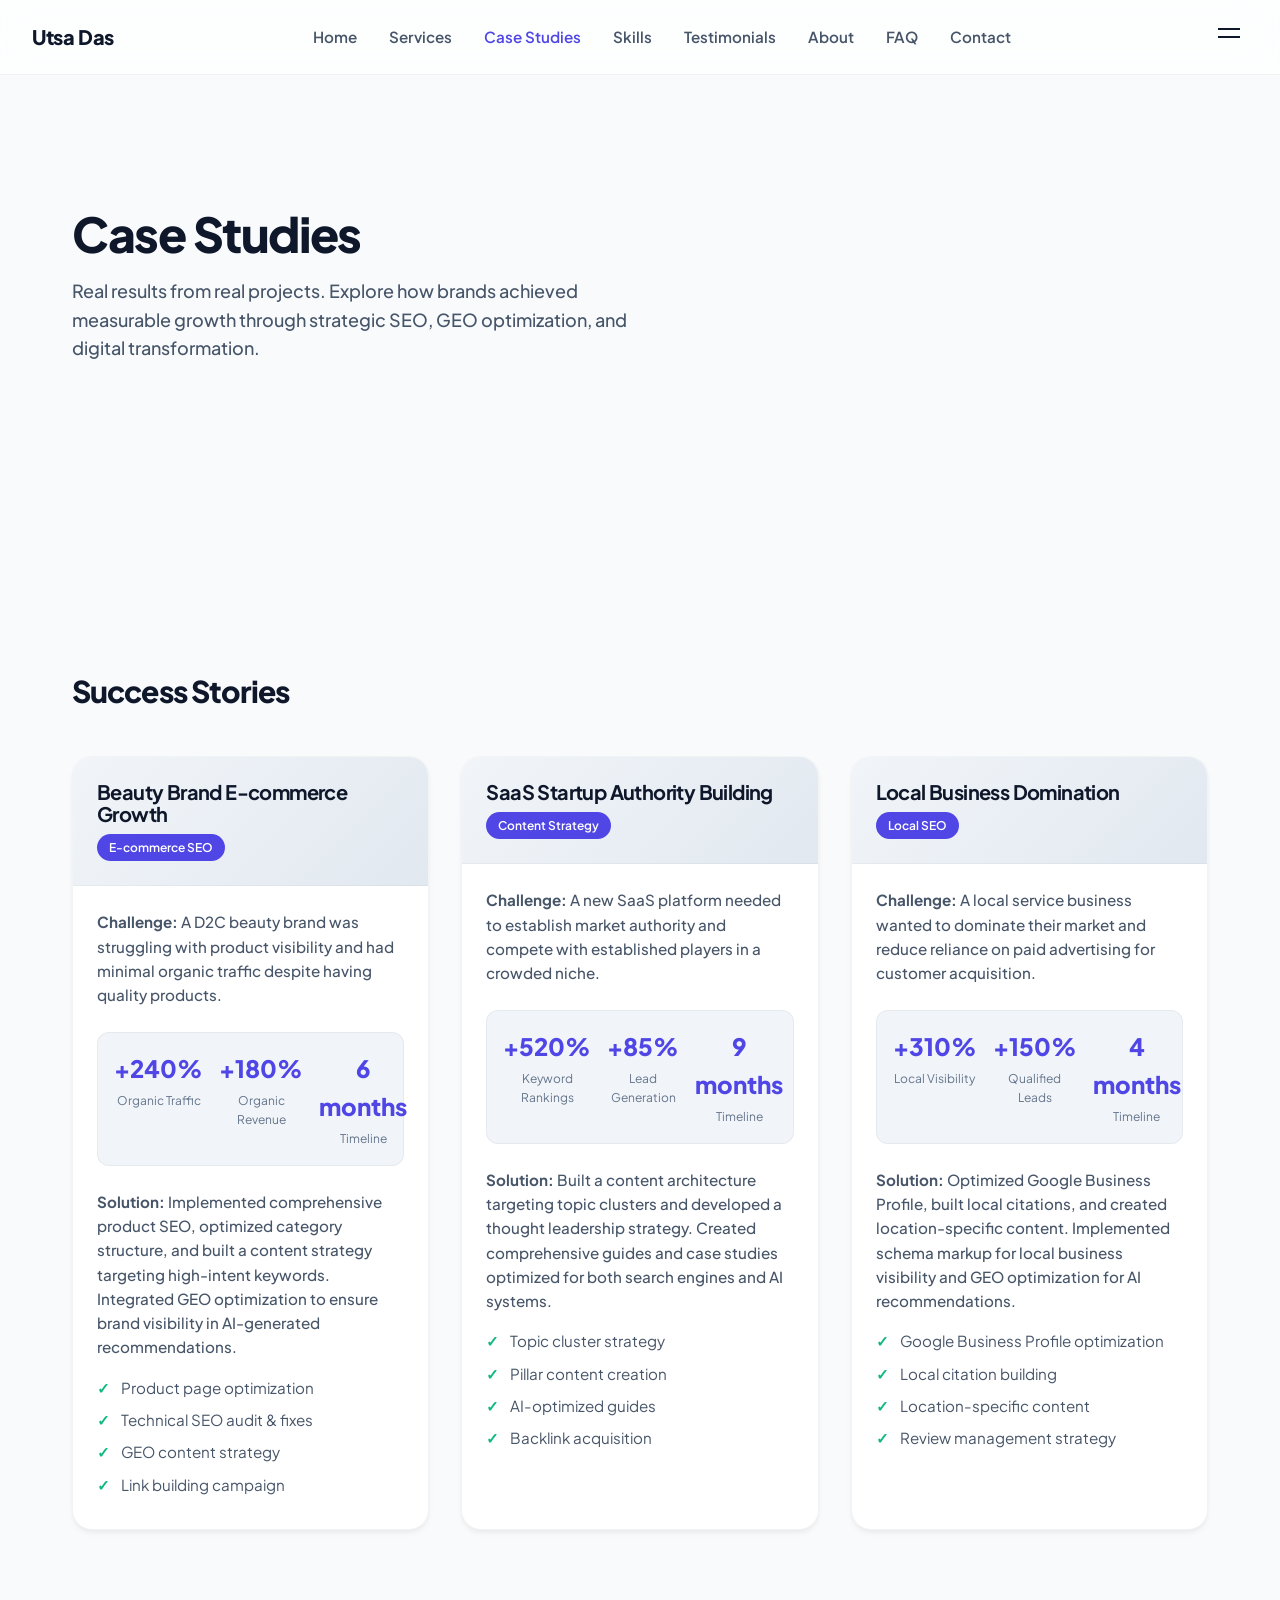
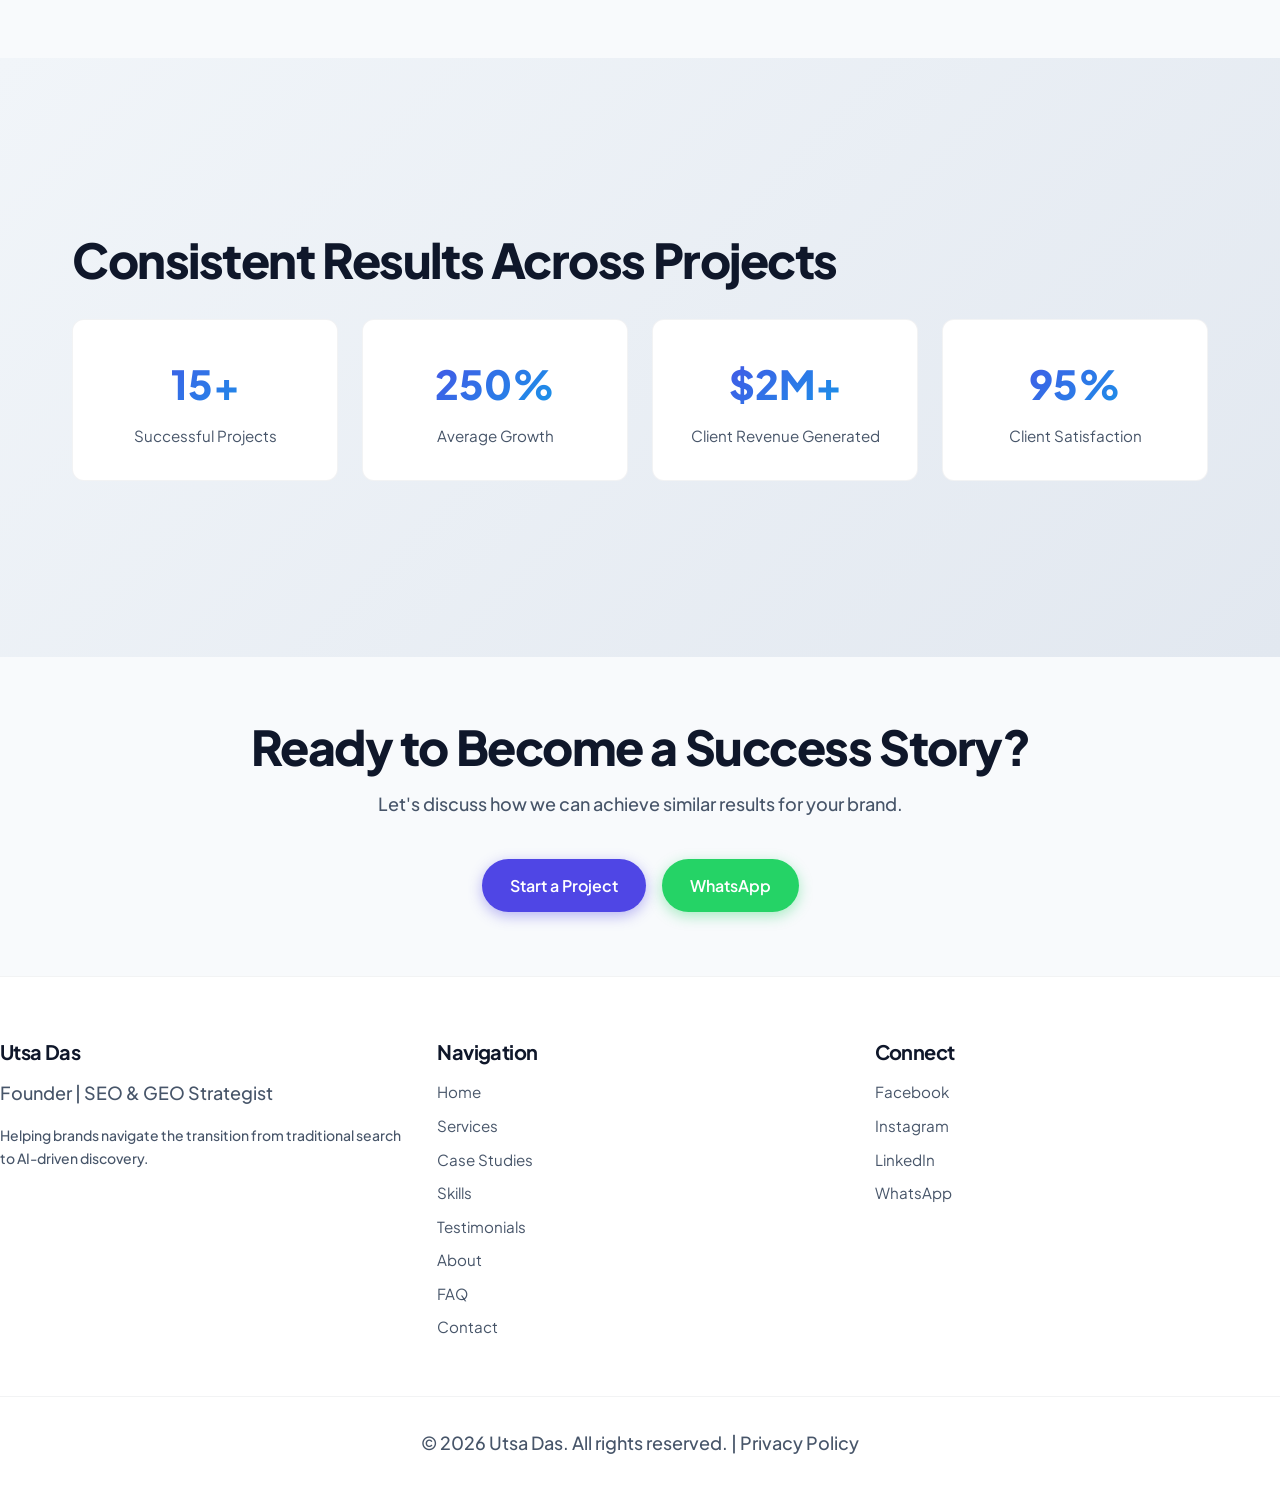
<file: case-studies.html>
<!DOCTYPE html>
<html lang="en">
<head>
    <meta charset="UTF-8">
    <meta name="viewport" content="width=device-width, initial-scale=1.0">
    <title>Case Studies | Utsa Das - Results-Driven Digital Strategy</title>
    <meta name="description" content="Explore real case studies showcasing measurable results from SEO, GEO, and e-commerce strategy implementations. See how brands achieved growth through digital optimization.">
    <meta name="keywords" content="Case Studies, SEO Results, GEO Success, E-commerce Growth, Digital Strategy Results, SEO ROI">
    <meta name="author" content="Utsa Das">
    <link rel="canonical" href="https://utsadas.com/case-studies.html">

    <!-- Open Graph / Facebook Meta Tags -->
    <meta property="og:type" content="website">
    <meta property="og:url" content="https://utsadas.com/case-studies.html">
    <meta property="og:title" content="Case Studies | Utsa Das - Results-Driven Digital Strategy">
    <meta property="og:description" content="Real case studies showcasing measurable results from SEO, GEO, and e-commerce strategy implementations.">
    <meta property="og:image" content="https://utsadas.com/assets/images/utsa.png">

    <!-- Twitter Meta Tags -->
    <meta name="twitter:card" content="summary_large_image">
    <meta name="twitter:url" content="https://utsadas.com/case-studies.html">
    <meta name="twitter:title" content="Case Studies | Utsa Das - Results-Driven Digital Strategy">
    <meta name="twitter:description" content="Real case studies showcasing measurable results from SEO, GEO, and e-commerce strategy implementations.">

    <!-- Favicon -->
    <link rel="icon" type="image/x-icon" href="assets/images/favicon.ico">
    <link rel="manifest" href="site.webmanifest">

    <!-- Styles -->
    <link rel="stylesheet" href="style.css">
    <link rel="preconnect" href="https://fonts.googleapis.com">
    <link rel="preconnect" href="https://fonts.gstatic.com" crossorigin>
    <link rel="preconnect" href="https://fonts.googleapis.com">
    <link rel="preconnect" href="https://fonts.gstatic.com" crossorigin>
    <link href="https://fonts.googleapis.com/css2?family=Plus+Jakarta+Sans:wght@400;500;600;700;800&display=swap" rel="stylesheet">

    <!-- Schema Markup - BreadcrumbList -->
    <script type="application/ld+json">
    {
      "@context": "https://schema.org",
      "@type": "BreadcrumbList",
      "itemListElement": [
        {
          "@type": "ListItem",
          "position": 1,
          "name": "Home",
          "item": "https://utsadas.com/"
        },
        {
          "@type": "ListItem",
          "position": 2,
          "name": "Case Studies",
          "item": "https://utsadas.com/case-studies.html"
        }
      ]
    }
    </script>
</head>
<body>
    <nav role="navigation" aria-label="Main navigation">
        <a href="index.html" class="logo" aria-label="Utsa Das - Home">Utsa Das</a>
        <ul class="nav-links">
            <li><a href="index.html">Home</a></li>
            <li><a href="services.html">Services</a></li>
            <li><a href="case-studies.html" class="active">Case Studies</a></li>
            <li><a href="skills.html">Skills</a></li>
            <li><a href="testimonials.html">Testimonials</a></li>
            <li><a href="about.html">About</a></li>
            <li><a href="faq.html">FAQ</a></li>
            <li><a href="contact.html">Contact</a></li>
        </ul>
        <div class="mobile-toggle" role="button" tabindex="0" aria-label="Toggle navigation menu" aria-expanded="false">
            <span></span>
            <span></span>
            <span></span>
        </div>
    </nav>

    <main>
        <!-- Page Header -->
        <section aria-labelledby="page-title">
            <div class="container">
                <h1 id="page-title" class="section-title" data-reveal>Case Studies</h1>
                <p class="section-subtitle" data-reveal>
                    Real results from real projects. Explore how brands achieved measurable growth through strategic SEO, GEO optimization, and digital transformation.
                </p>
            </div>
        </section>

        <!-- Case Studies Grid -->
        <section aria-labelledby="case-studies-heading">
            <div class="container">
                <h2 id="case-studies-heading" class="section-title" style="font-size: clamp(var(--font-size-2xl), 4vw, var(--font-size-3xl)); margin-bottom: var(--space-12);" data-reveal>
                    Success Stories
                </h2>
                <div class="case-studies-grid">
                <!-- Case Study 1 -->
                <div class="case-study-card" data-reveal>
                    <div class="case-study-header">
                        <h3>Beauty Brand E-commerce Growth</h3>
                        <span class="case-study-category">E-commerce SEO</span>
                    </div>
                    <div class="case-study-content">
                        <p class="case-study-challenge">
                            <strong>Challenge:</strong> A D2C beauty brand was struggling with product visibility and had minimal organic traffic despite having quality products.
                        </p>
                        <div class="case-study-metrics">
                            <div class="metric">
                                <div class="metric-value">+240%</div>
                                <div class="metric-label">Organic Traffic</div>
                            </div>
                            <div class="metric">
                                <div class="metric-value">+180%</div>
                                <div class="metric-label">Organic Revenue</div>
                            </div>
                            <div class="metric">
                                <div class="metric-value">6 months</div>
                                <div class="metric-label">Timeline</div>
                            </div>
                        </div>
                        <p class="case-study-solution">
                            <strong>Solution:</strong> Implemented comprehensive product SEO, optimized category structure, and built a content strategy targeting high-intent keywords. Integrated GEO optimization to ensure brand visibility in AI-generated recommendations.
                        </p>
                        <ul class="case-study-tactics">
                            <li>Product page optimization</li>
                            <li>Technical SEO audit & fixes</li>
                            <li>GEO content strategy</li>
                            <li>Link building campaign</li>
                        </ul>
                    </div>
                </div>

                <!-- Case Study 2 -->
                <div class="case-study-card" data-reveal>
                    <div class="case-study-header">
                        <h3>SaaS Startup Authority Building</h3>
                        <span class="case-study-category">Content Strategy</span>
                    </div>
                    <div class="case-study-content">
                        <p class="case-study-challenge">
                            <strong>Challenge:</strong> A new SaaS platform needed to establish market authority and compete with established players in a crowded niche.
                        </p>
                        <div class="case-study-metrics">
                            <div class="metric">
                                <div class="metric-value">+520%</div>
                                <div class="metric-label">Keyword Rankings</div>
                            </div>
                            <div class="metric">
                                <div class="metric-value">+85%</div>
                                <div class="metric-label">Lead Generation</div>
                            </div>
                            <div class="metric">
                                <div class="metric-value">9 months</div>
                                <div class="metric-label">Timeline</div>
                            </div>
                        </div>
                        <p class="case-study-solution">
                            <strong>Solution:</strong> Built a content architecture targeting topic clusters and developed a thought leadership strategy. Created comprehensive guides and case studies optimized for both search engines and AI systems.
                        </p>
                        <ul class="case-study-tactics">
                            <li>Topic cluster strategy</li>
                            <li>Pillar content creation</li>
                            <li>AI-optimized guides</li>
                            <li>Backlink acquisition</li>
                        </ul>
                    </div>
                </div>

                <!-- Case Study 3 -->
                <div class="case-study-card" data-reveal>
                    <div class="case-study-header">
                        <h3>Local Business Domination</h3>
                        <span class="case-study-category">Local SEO</span>
                    </div>
                    <div class="case-study-content">
                        <p class="case-study-challenge">
                            <strong>Challenge:</strong> A local service business wanted to dominate their market and reduce reliance on paid advertising for customer acquisition.
                        </p>
                        <div class="case-study-metrics">
                            <div class="metric">
                                <div class="metric-value">+310%</div>
                                <div class="metric-label">Local Visibility</div>
                            </div>
                            <div class="metric">
                                <div class="metric-value">+150%</div>
                                <div class="metric-label">Qualified Leads</div>
                            </div>
                            <div class="metric">
                                <div class="metric-value">4 months</div>
                                <div class="metric-label">Timeline</div>
                            </div>
                        </div>
                        <p class="case-study-solution">
                            <strong>Solution:</strong> Optimized Google Business Profile, built local citations, and created location-specific content. Implemented schema markup for local business visibility and GEO optimization for AI recommendations.
                        </p>
                        <ul class="case-study-tactics">
                            <li>Google Business Profile optimization</li>
                            <li>Local citation building</li>
                            <li>Location-specific content</li>
                            <li>Review management strategy</li>
                        </ul>
                    </div>
                </div>
            </div>
        </section>

        <!-- Results Summary Section -->
        <section class="results-summary" aria-labelledby="results-title">
            <div class="container">
                <h2 id="results-title" class="section-title" data-reveal>Consistent Results Across Projects</h2>
                <div class="results-grid">
                <div class="result-item" data-reveal>
                    <div class="result-number">15+</div>
                    <div class="result-label">Successful Projects</div>
                </div>
                <div class="result-item" data-reveal>
                    <div class="result-number">250%</div>
                    <div class="result-label">Average Growth</div>
                </div>
                <div class="result-item" data-reveal>
                    <div class="result-number">$2M+</div>
                    <div class="result-label">Client Revenue Generated</div>
                </div>
                <div class="result-item" data-reveal>
                    <div class="result-number">95%</div>
                    <div class="result-label">Client Satisfaction</div>
                </div>
            </div>
        </section>

        <!-- CTA Section -->
        <section class="cta-section" data-reveal aria-labelledby="cta-title">
            <div class="container">
                <h2 id="cta-title">Ready to Become a Success Story?</h2>
                <p>Let's discuss how we can achieve similar results for your brand.</p>
                <div class="cta-group" style="justify-content: center; margin-top: var(--space-10);">
                    <a href="contact.html" class="btn btn-primary" aria-label="Start a project">
                        Start a Project
                    </a>
                    <a href="https://wa.me/8801861393416" class="whatsapp-btn" target="_blank" rel="noopener noreferrer" aria-label="Contact me on WhatsApp">
                        WhatsApp
                    </a>
                </div>
            </div>
        </section>
    </main>

    <!-- Footer -->
    <footer role="contentinfo">
        <div class="footer-grid">
            <div class="footer-section">
                <h3>Utsa Das</h3>
                <p>Founder | SEO & GEO Strategist</p>
                <p style="font-size: var(--font-size-sm); margin-top: var(--space-4);">
                    Helping brands navigate the transition from traditional search to AI-driven discovery.
                </p>
            </div>
            <div class="footer-section">
                <h3>Navigation</h3>
                <ul class="footer-links">
                    <li><a href="index.html">Home</a></li>
                    <li><a href="services.html">Services</a></li>
                    <li><a href="case-studies.html">Case Studies</a></li>
                    <li><a href="skills.html">Skills</a></li>
                    <li><a href="testimonials.html">Testimonials</a></li>
                    <li><a href="about.html">About</a></li>
                    <li><a href="faq.html">FAQ</a></li>
                    <li><a href="contact.html">Contact</a></li>
                </ul>
            </div>
            <div class="footer-section">
                <h3>Connect</h3>
                <ul class="footer-links">
                    <li><a href="https://www.facebook.com/share/1BEiXKVGDx/" target="_blank" rel="noopener noreferrer">Facebook</a></li>
                    <li><a href="https://www.instagram.com/utsa_chandra_das" target="_blank" rel="noopener noreferrer">Instagram</a></li>
                    <li><a href="https://www.linkedin.com/in/utsa-das-3473a53a7" target="_blank" rel="noopener noreferrer">LinkedIn</a></li>
                    <li><a href="https://wa.me/8801861393416" target="_blank" rel="noopener noreferrer">WhatsApp</a></li>
                </ul>
            </div>
        </div>
        <div class="footer-bottom">
            <p>&copy; 2026 Utsa Das. All rights reserved. | <a href="privacy.html">Privacy Policy</a></p>
        </div>
    </footer>



    <script src="script.js" defer></script>
</body>
</html>
</file>
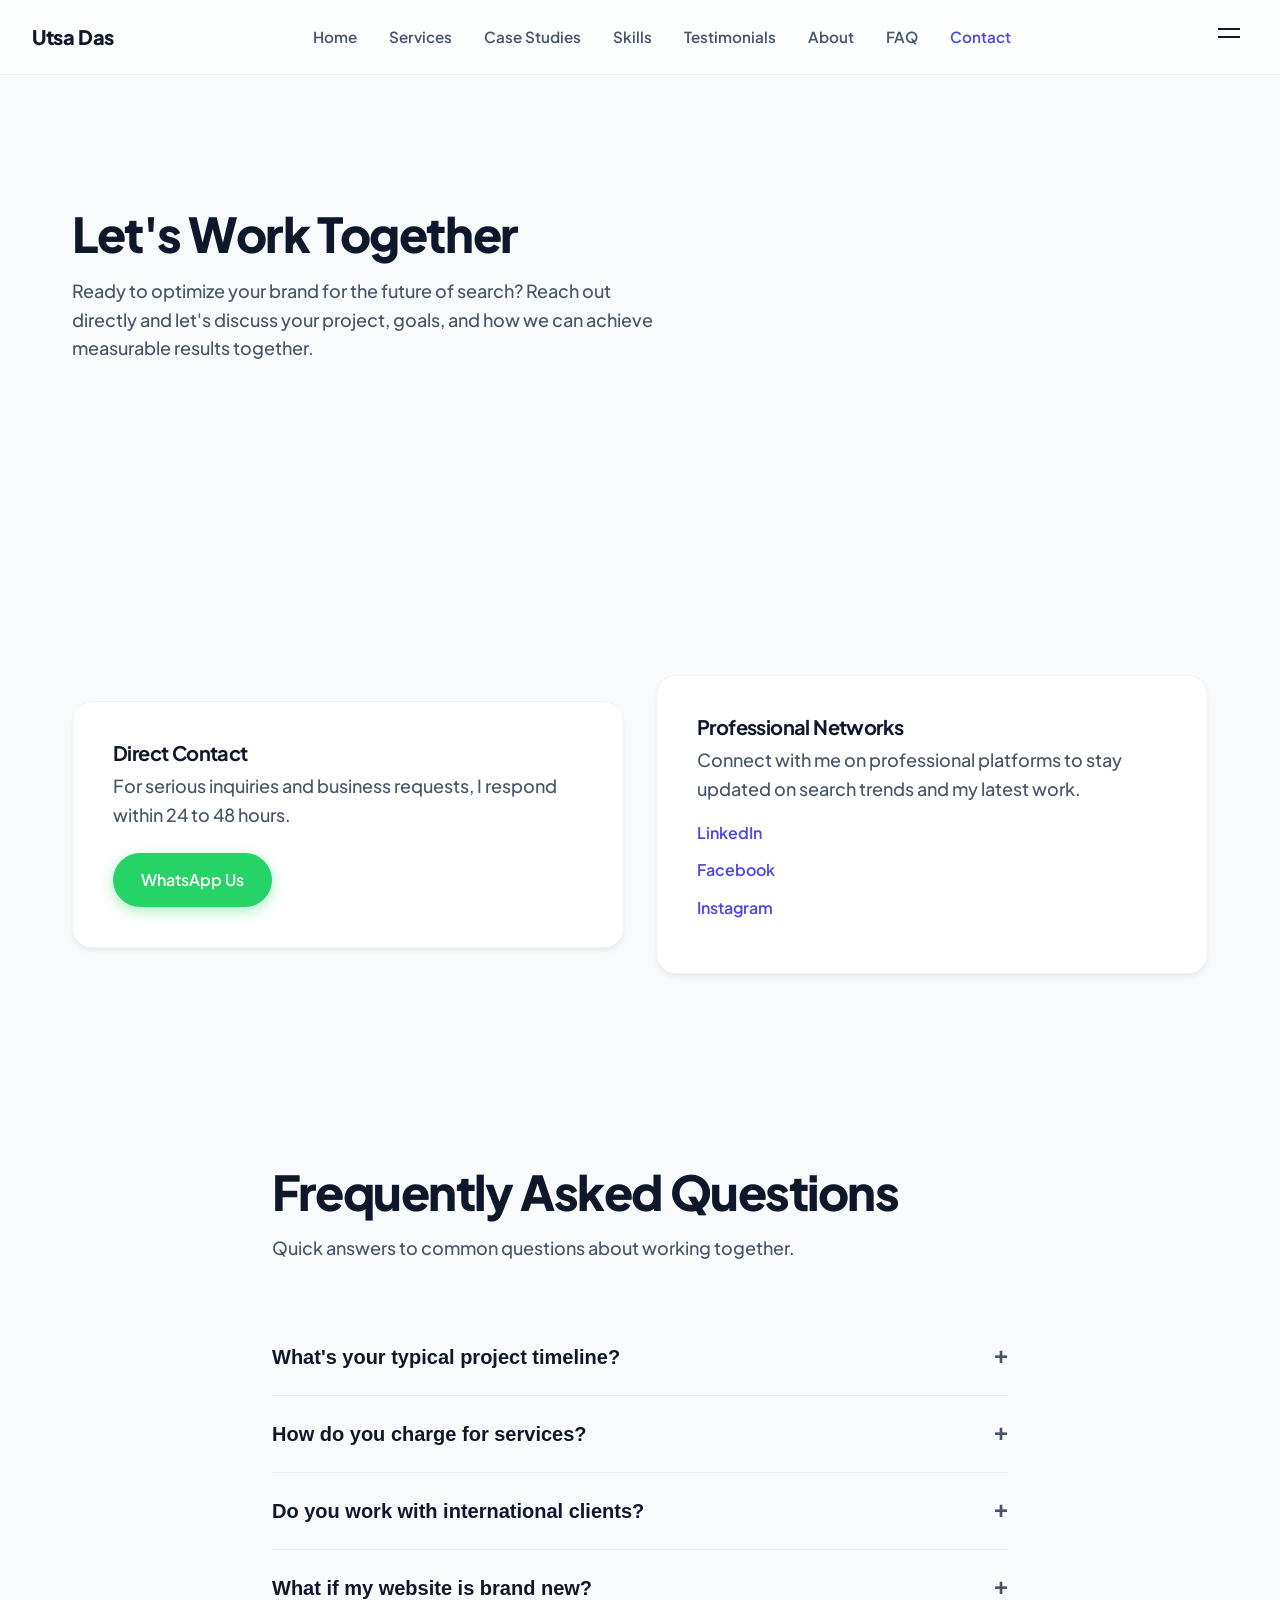
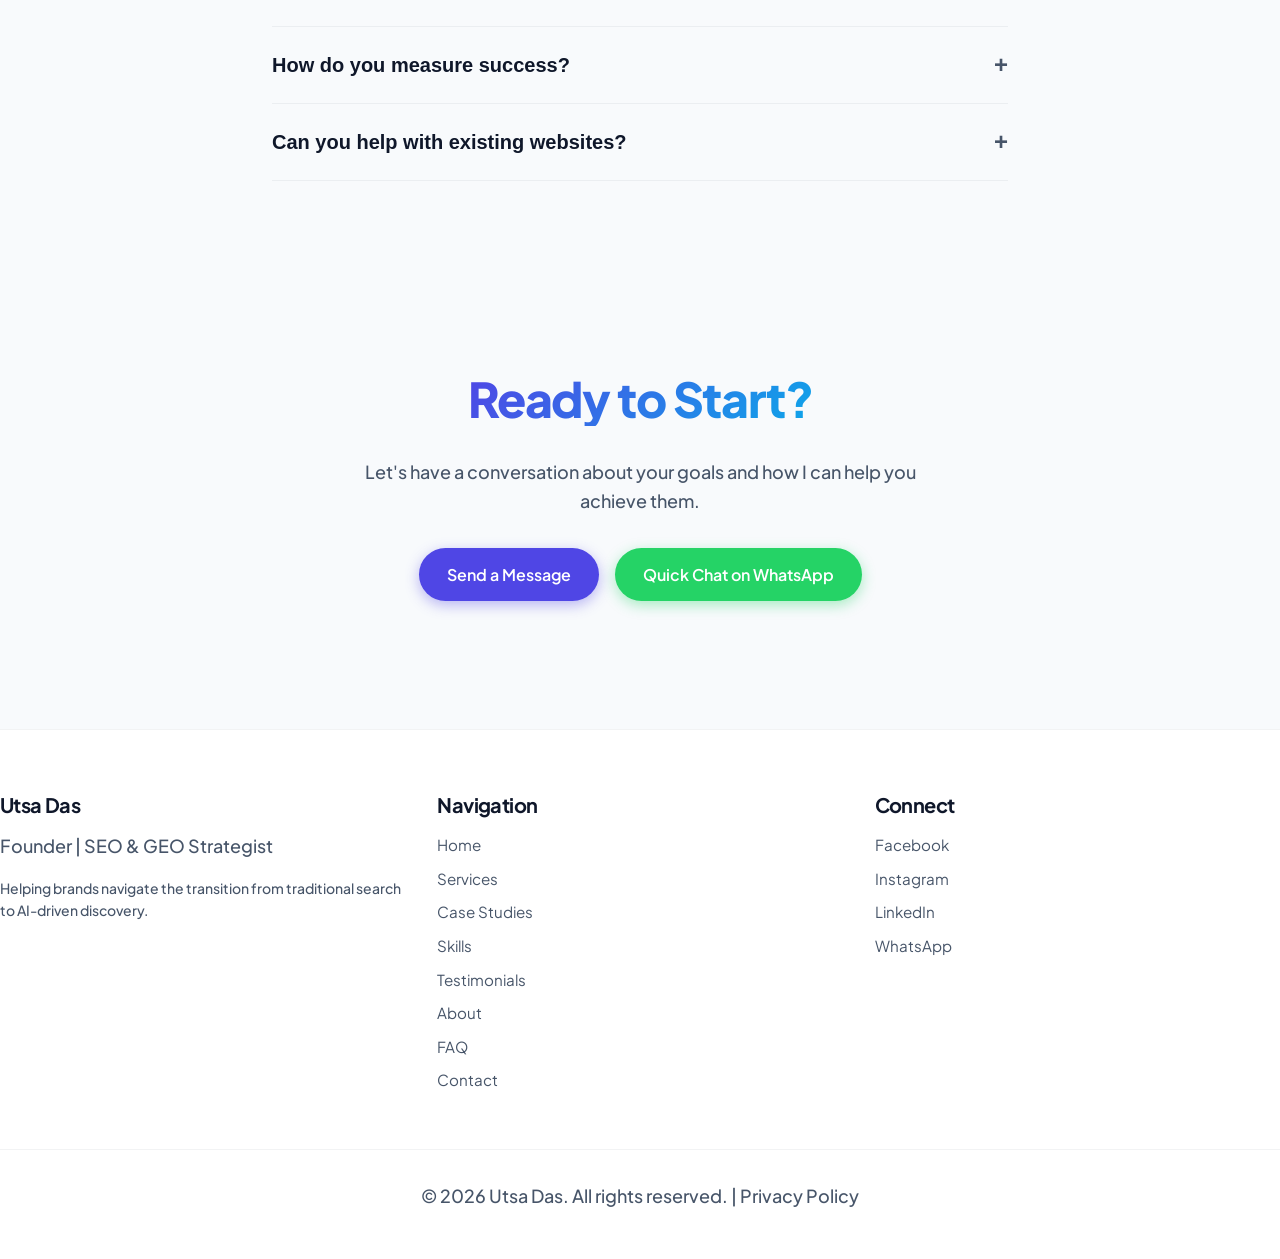
<file: contact.html>
<!DOCTYPE html>
<html lang="en">
<head>
    <meta charset="UTF-8">
    <meta name="viewport" content="width=device-width, initial-scale=1.0">
    <title>Contact | Utsa Das - Let's Work Together</title>
    <meta name="description" content="Get in touch with Utsa Das to discuss your SEO, GEO, and digital strategy needs. Direct communication, fast response, and strategic solutions.">
    <meta name="keywords" content="Contact, SEO Consultation, Digital Strategy, Get in Touch">
    <meta name="author" content="Utsa Das">
    <link rel="canonical" href="https://utsadas.com/contact.html">

    <!-- Open Graph / Facebook Meta Tags -->
    <meta property="og:type" content="website">
    <meta property="og:url" content="https://utsadas.com/contact.html">
    <meta property="og:title" content="Contact | Utsa Das - Let's Work Together">
    <meta property="og:description" content="Get in touch with Utsa Das to discuss your SEO, GEO, and digital strategy needs.">
    <meta property="og:image" content="https://utsadas.com/assets/images/utsa.png">

    <!-- Twitter Meta Tags -->
    <meta name="twitter:card" content="summary_large_image">
    <meta name="twitter:url" content="https://utsadas.com/contact.html">
    <meta name="twitter:title" content="Contact | Utsa Das - Let's Work Together">
    <meta name="twitter:description" content="Get in touch with Utsa Das to discuss your SEO, GEO, and digital strategy needs.">

    <!-- Favicon -->
    <link rel="icon" type="image/x-icon" href="assets/images/favicon.ico">
    <link rel="manifest" href="site.webmanifest">

    <!-- Styles -->
    <link rel="stylesheet" href="style.css">
    <link rel="preconnect" href="https://fonts.googleapis.com">
    <link rel="preconnect" href="https://fonts.gstatic.com" crossorigin>
    <link rel="preconnect" href="https://fonts.googleapis.com">
    <link rel="preconnect" href="https://fonts.gstatic.com" crossorigin>
    <link href="https://fonts.googleapis.com/css2?family=Plus+Jakarta+Sans:wght@400;500;600;700;800&display=swap" rel="stylesheet">

    <!-- Schema Markup - BreadcrumbList -->
    <script type="application/ld+json">
    {
      "@context": "https://schema.org",
      "@type": "BreadcrumbList",
      "itemListElement": [
        {
          "@type": "ListItem",
          "position": 1,
          "name": "Home",
          "item": "https://utsadas.com/"
        },
        {
          "@type": "ListItem",
          "position": 2,
          "name": "Contact",
          "item": "https://utsadas.com/contact.html"
        }
      ]
    }
    </script>

    <!-- Schema Markup - ContactPoint -->
    <script type="application/ld+json">
    {
      "@context": "https://schema.org",
      "@type": "ContactPoint",
      "contactType": "Customer Service",
      "telephone": "+880-186-139-3416",
      "url": "https://utsadas.com/contact.html"
    }
    </script>
</head>
<body>
    <nav role="navigation" aria-label="Main navigation">
        <a href="index.html" class="logo" aria-label="Utsa Das - Home">Utsa Das</a>
        <ul class="nav-links">
            <li><a href="index.html">Home</a></li>
            <li><a href="services.html">Services</a></li>
            <li><a href="case-studies.html">Case Studies</a></li>
            <li><a href="skills.html">Skills</a></li>
            <li><a href="testimonials.html">Testimonials</a></li>
            <li><a href="about.html">About</a></li>
            <li><a href="faq.html">FAQ</a></li>
            <li><a href="contact.html" class="active">Contact</a></li>
        </ul>
        <div class="mobile-toggle" role="button" tabindex="0" aria-label="Toggle navigation menu" aria-expanded="false">
            <span></span>
            <span></span>
            <span></span>
        </div>
    </nav>

    <main>
        <!-- Page Header -->
        <section aria-labelledby="page-title">
            <div class="container">
                <h1 id="page-title" class="section-title" data-reveal>Let's Work Together</h1>
                <p class="section-subtitle" data-reveal>
                    Ready to optimize your brand for the future of search? Reach out directly and let's discuss your project, goals, and how we can achieve measurable results together.
                </p>
            </div>
        </section>

        <section>
            <div class="container">
                <div class="about-grid" style="grid-template-columns: 1fr 1fr; gap: 2rem;">
                <div class="about-card" data-reveal>
                    <h3>Direct Contact</h3>
                    <p>For serious inquiries and business requests, I respond within 24 to 48 hours.</p>
                    <div class="cta-group">
                        <a href="https://wa.me/8801861393416" class="whatsapp-btn" target="_blank" rel="noopener noreferrer">WhatsApp Us</a>
                    </div>
                </div>
                <div class="about-card" data-reveal>
                    <h3>Professional Networks</h3>
                    <p>Connect with me on professional platforms to stay updated on search trends and my latest work.</p>
                    <ul>
                        <li><a href="https://www.linkedin.com/in/utsa-das-3473a53a7?utm_source=share_via&utm_content=profile&utm_medium=member_android" target="_blank" rel="noopener noreferrer">LinkedIn</a></li>
                        <li><a href="https://www.facebook.com/share/1BEiXKVGDx/" target="_blank" rel="noopener noreferrer">Facebook</a></li>
                        <li><a href="https://www.instagram.com/utsa_chandra_das" target="_blank" rel="noopener noreferrer">Instagram</a></li>
                    </ul>
                </div>
            </div>
        </section>

        <!-- FAQ Section -->
        <section class="faq-section" aria-labelledby="faq-heading">
            <div class="container">
                <h2 id="faq-heading" class="section-title" data-reveal>Frequently Asked Questions</h2>
                <p class="section-subtitle" data-reveal>
                    Quick answers to common questions about working together.
                </p>
                <div class="faq-container">
                <div class="faq-item">
                    <button class="faq-question" aria-expanded="false">
                        <span>What's your typical project timeline?</span>
                        <span class="faq-icon">+</span>
                    </button>
                    <div class="faq-answer">
                        <p>Most projects show measurable results within 3-6 months. However, timelines vary based on project scope, current website state, and market competition. I'll provide a realistic timeline during our initial consultation.</p>
                    </div>
                </div>

                <div class="faq-item">
                    <button class="faq-question" aria-expanded="false">
                        <span>How do you charge for services?</span>
                        <span class="faq-icon">+</span>
                    </button>
                    <div class="faq-answer">
                        <p>I offer flexible engagement models: project-based pricing, monthly retainers, and performance-based arrangements. We'll discuss what works best for your budget and goals during our consultation.</p>
                    </div>
                </div>

                <div class="faq-item">
                    <button class="faq-question" aria-expanded="false">
                        <span>Do you work with international clients?</span>
                        <span class="faq-icon">+</span>
                    </button>
                    <div class="faq-answer">
                        <p>Yes! I work with clients globally. Time zone differences aren't an issue—we can schedule calls that work for both of us, and communication is primarily through email and messaging platforms.</p>
                    </div>
                </div>

                <div class="faq-item">
                    <button class="faq-question" aria-expanded="false">
                        <span>What if my website is brand new?</span>
                        <span class="faq-icon">+</span>
                    </button>
                    <div class="faq-answer">
                        <p>New websites are actually ideal! We can build SEO and GEO optimization into the foundation from day one, ensuring proper structure, schema markup, and content strategy from the start.</p>
                    </div>
                </div>

                <div class="faq-item">
                    <button class="faq-question" aria-expanded="false">
                        <span>How do you measure success?</span>
                        <span class="faq-icon">+</span>
                    </button>
                    <div class="faq-answer">
                        <p>Success is measured by business outcomes: organic traffic growth, lead generation, revenue impact, and keyword rankings. I provide transparent reporting tied to your specific goals and KPIs.</p>
                    </div>
                </div>

                <div class="faq-item">
                    <button class="faq-question" aria-expanded="false">
                        <span>Can you help with existing websites?</span>
                        <span class="faq-icon">+</span>
                    </button>
                    <div class="faq-answer">
                        <p>Absolutely! Whether your site needs optimization, a redesign, or a complete SEO overhaul, I can help. I start with a comprehensive audit to identify opportunities and issues.</p>
                    </div>
                </div>
            </div>
        </section>

        <!-- CTA Section -->
        <section data-reveal aria-labelledby="final-cta-title">
            <div class="container" style="text-align: center;">
                <h2 id="final-cta-title" class="gradient-text">Ready to Start?</h2>
                <p style="max-width: 600px; margin: 1rem auto 2rem;">Let's have a conversation about your goals and how I can help you achieve them.</p>
                <div class="cta-group" style="justify-content: center;">
                    <a href="contact.html" class="btn btn-primary" aria-label="Contact form">
                        Send a Message
                    </a>
                    <a href="https://wa.me/8801861393416" class="whatsapp-btn" target="_blank" rel="noopener noreferrer" aria-label="Contact me on WhatsApp">
                        Quick Chat on WhatsApp
                    </a>
                </div>
            </div>
        </section>
    </main>

    <!-- Footer -->
    <footer role="contentinfo">
        <div class="footer-grid">
            <div class="footer-section">
                <h3>Utsa Das</h3>
                <p>Founder | SEO & GEO Strategist</p>
                <p style="font-size: var(--font-size-sm); margin-top: var(--space-4);">
                    Helping brands navigate the transition from traditional search to AI-driven discovery.
                </p>
            </div>
            <div class="footer-section">
                <h3>Navigation</h3>
                <ul>
                    <li><a href="index.html">Home</a></li>
                    <li><a href="services.html">Services</a></li>
                    <li><a href="case-studies.html">Case Studies</a></li>
                    <li><a href="skills.html">Skills</a></li>
                    <li><a href="testimonials.html">Testimonials</a></li>
                    <li><a href="about.html">About</a></li>
                    <li><a href="faq.html">FAQ</a></li>
                    <li><a href="contact.html">Contact</a></li>
                </ul>
            </div>
            <div class="footer-section">
                <h3>Connect</h3>
                <ul>
                    <li><a href="https://www.facebook.com/share/1BEiXKVGDx/" target="_blank" rel="noopener noreferrer">Facebook</a></li>
                    <li><a href="https://www.instagram.com/utsa_chandra_das" target="_blank" rel="noopener noreferrer">Instagram</a></li>
                    <li><a href="https://www.linkedin.com/in/utsa-das-3473a53a7" target="_blank" rel="noopener noreferrer">LinkedIn</a></li>
                    <li><a href="https://wa.me/8801861393416" target="_blank" rel="noopener noreferrer">WhatsApp</a></li>
                </ul>
            </div>
        </div>
        <div class="footer-bottom">
            <p>&copy; 2026 Utsa Das. All rights reserved. | <a href="privacy.html">Privacy Policy</a></p>
        </div>
    </footer>

    

    <script src="script.js" defer></script>
</body>
</html>
</file>
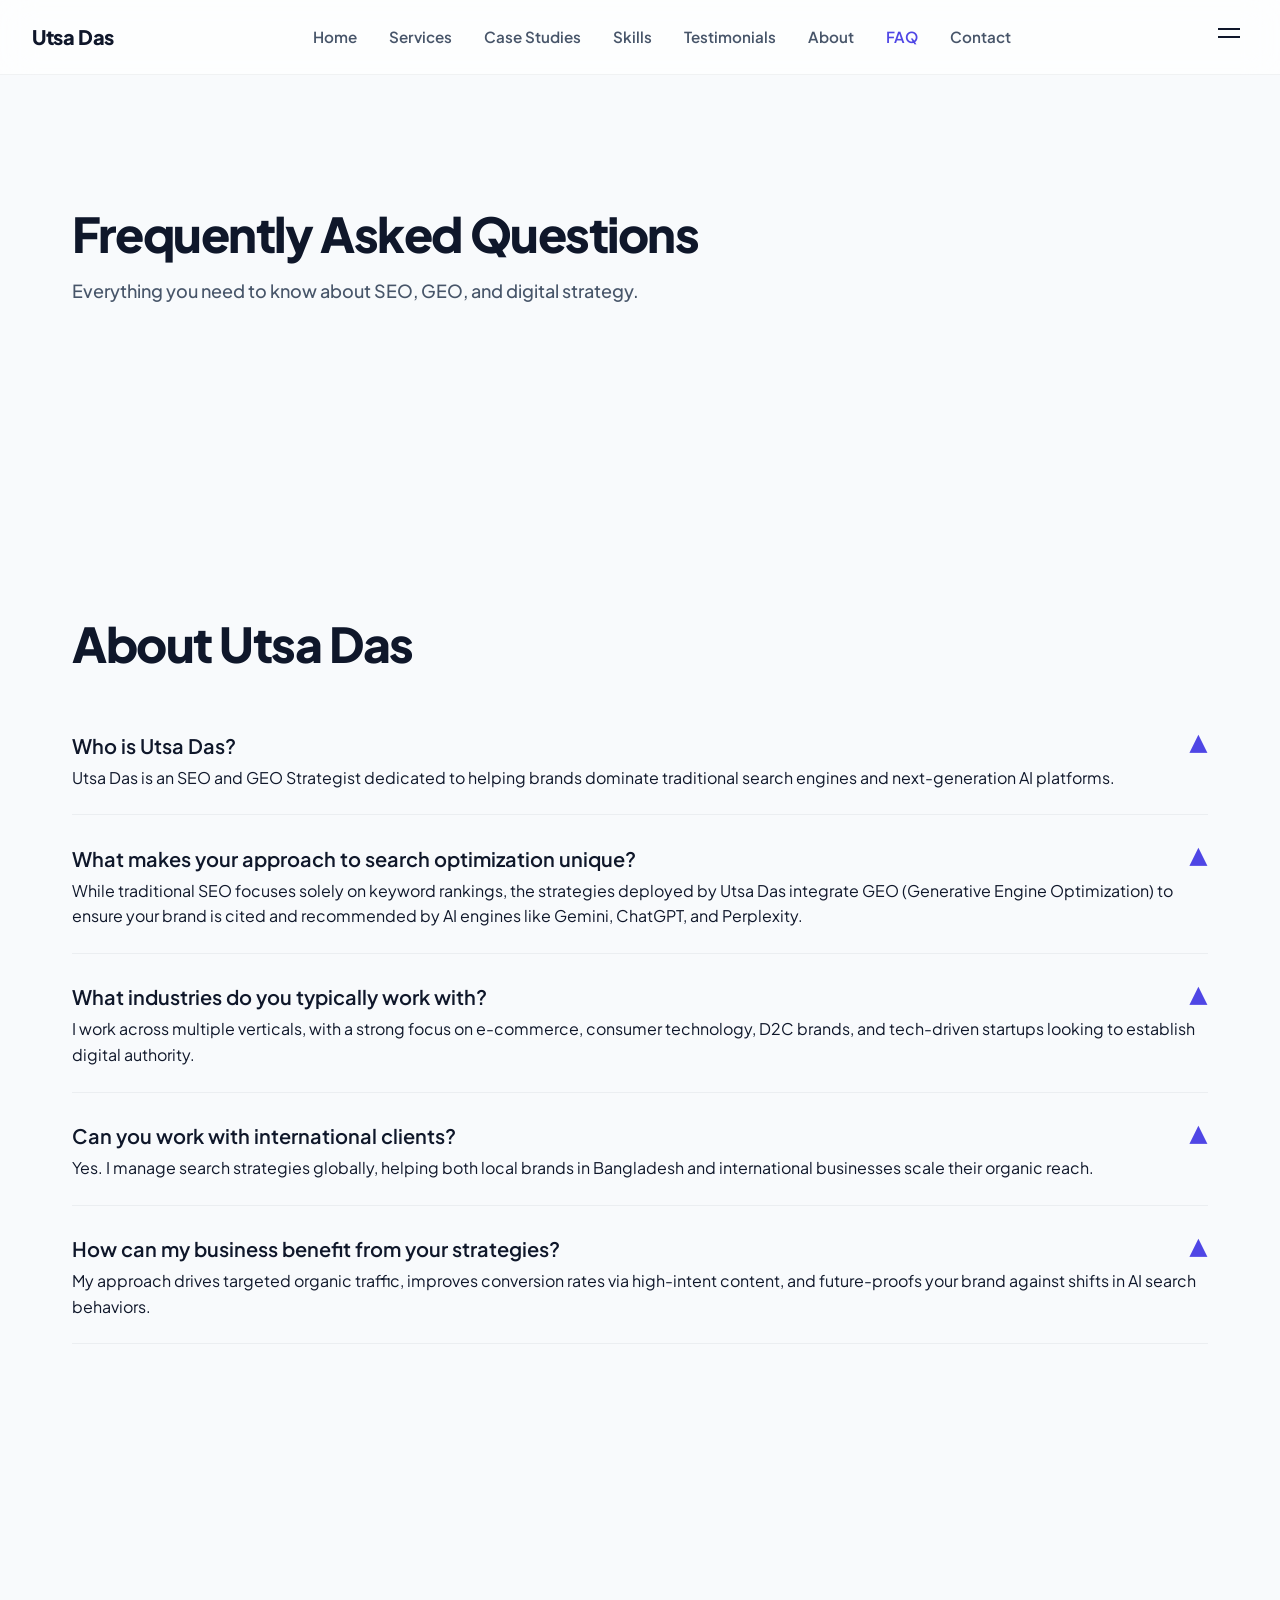
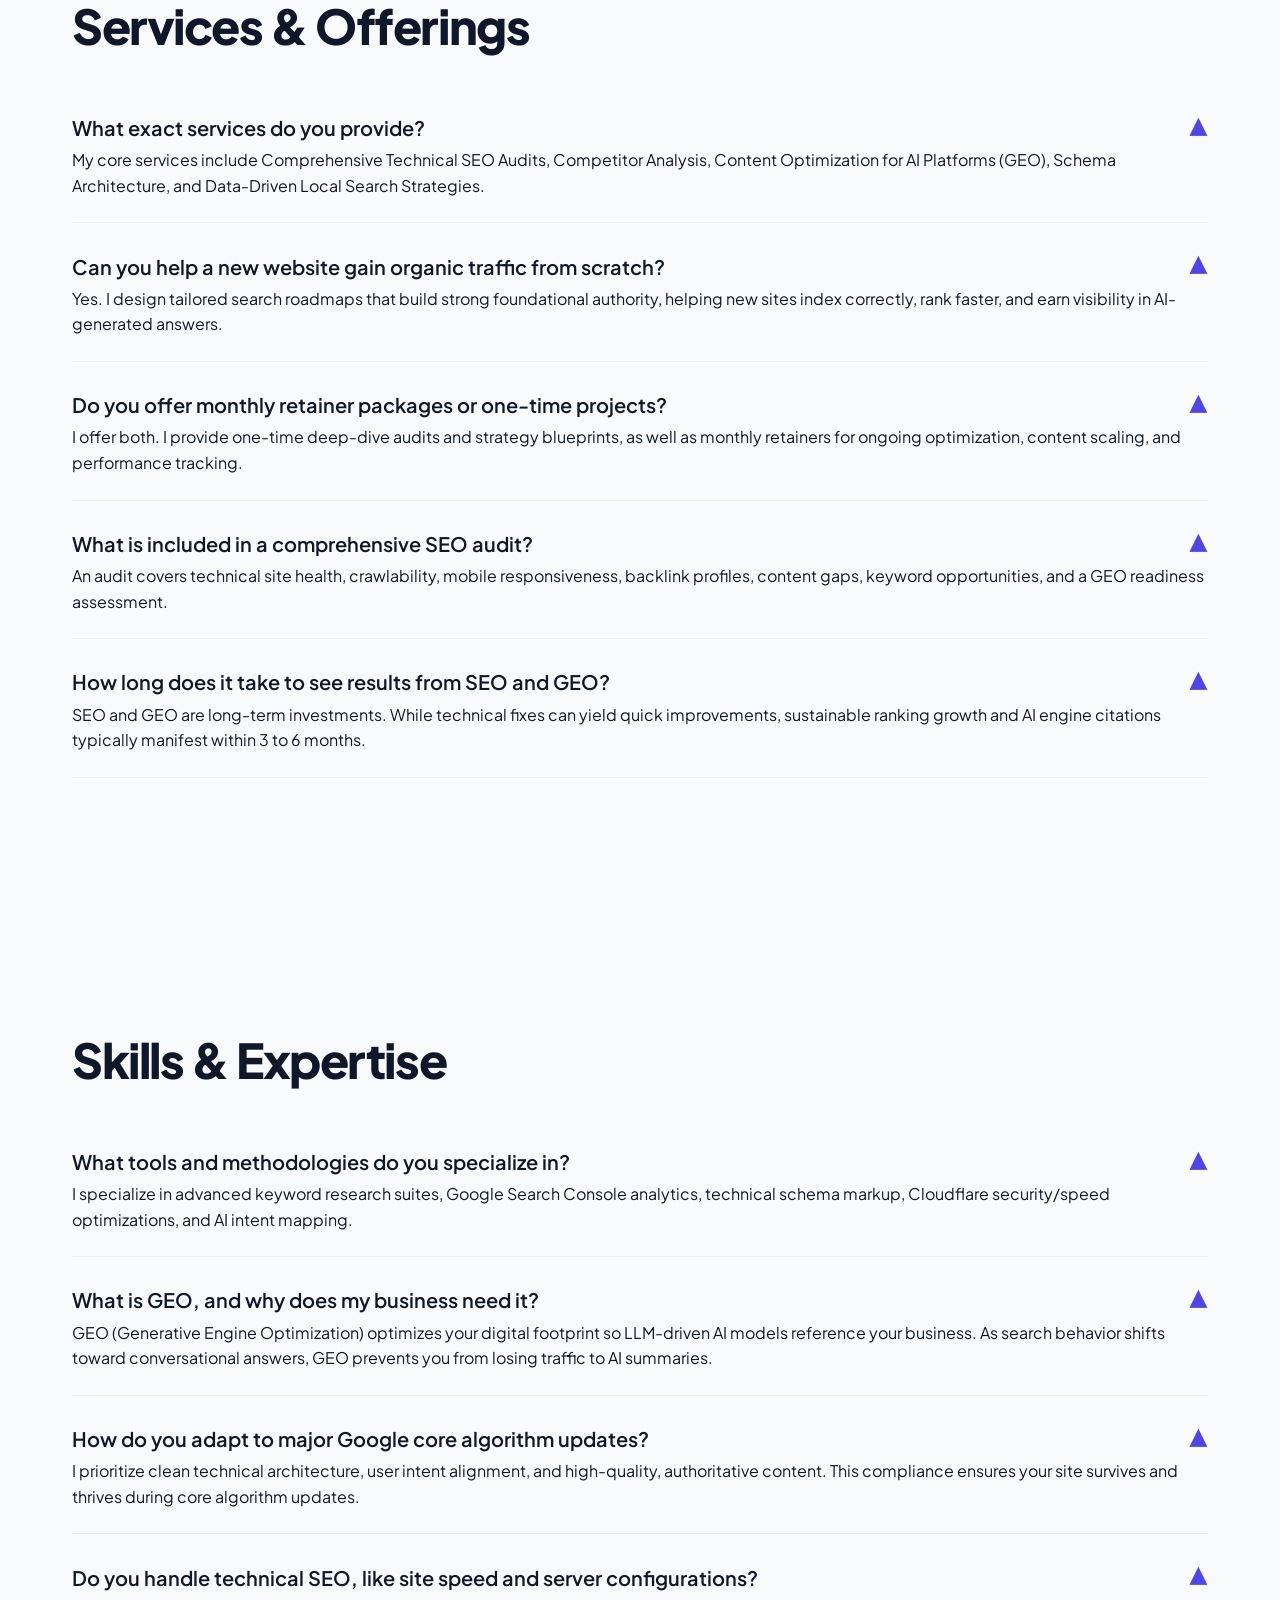
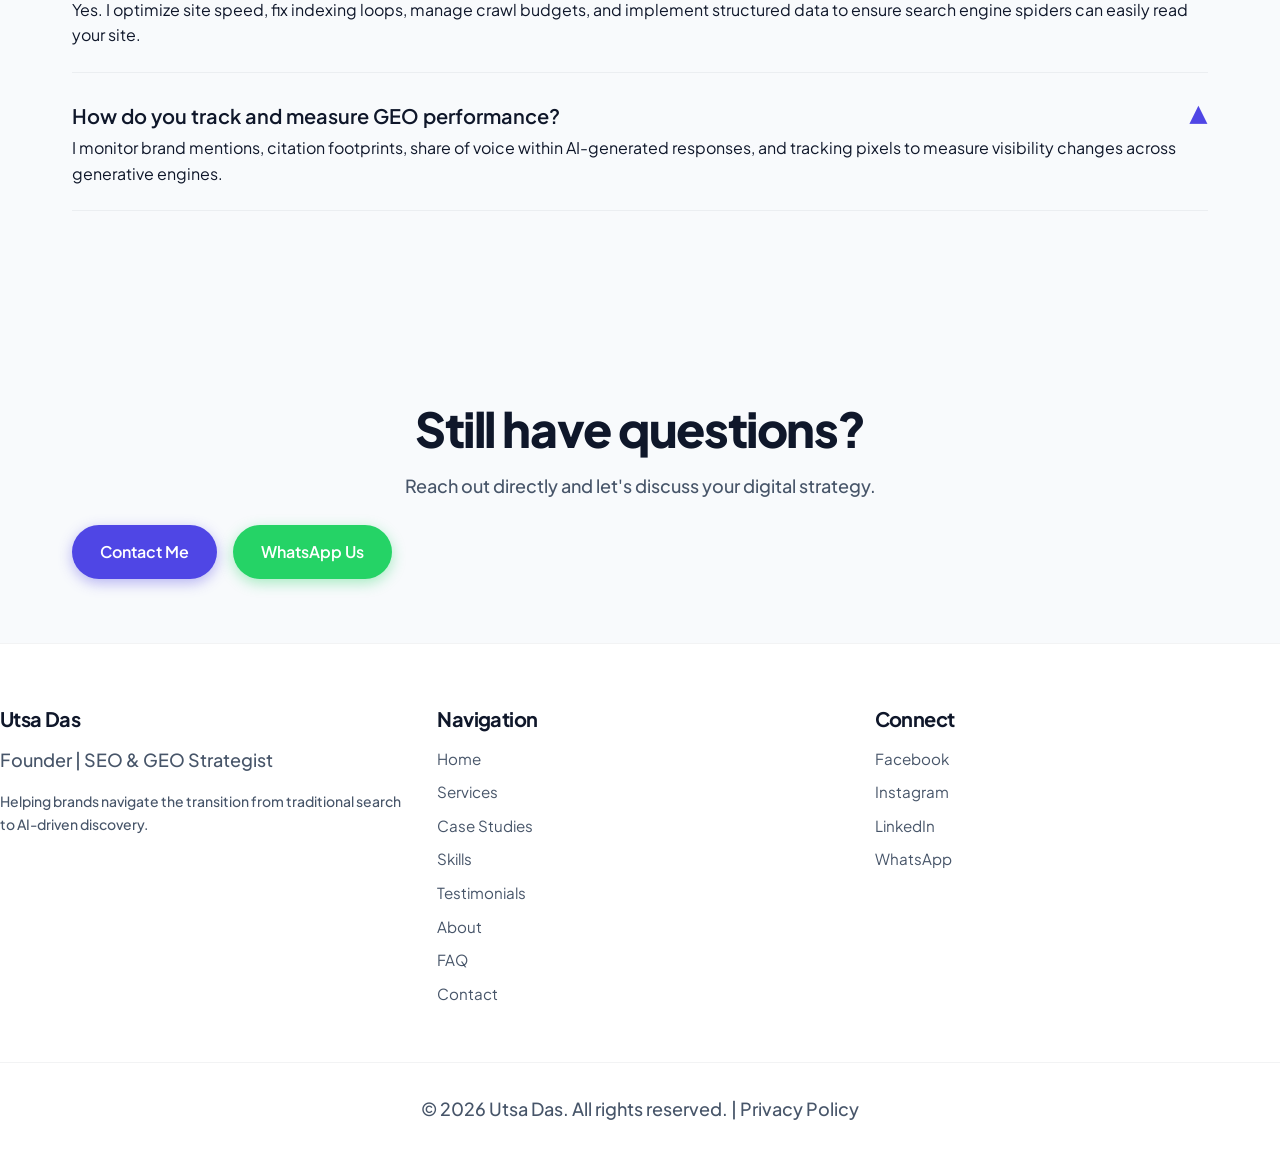
<file: faq.html>
<!DOCTYPE html>
<html lang="en">
<head>
    <meta charset="UTF-8">
    <meta name="viewport" content="width=device-width, initial-scale=1.0">
    <title>FAQ | Utsa Das - SEO & GEO Questions</title>
    <meta name="description" content="Find answers to common questions about SEO, GEO (Generative Engine Optimization), and ecommerce strategy.">
    <meta name="keywords" content="FAQ, SEO Questions, GEO, Generative Engine Optimization, Digital Strategy">
    <meta name="author" content="Utsa Das">
    <link rel="canonical" href="https://utsadas.com/faq.html">

    <!-- Open Graph / Facebook Meta Tags -->
    <meta property="og:type" content="website">
    <meta property="og:url" content="https://utsadas.com/faq.html">
    <meta property="og:title" content="FAQ | Utsa Das - SEO & GEO Questions">
    <meta property="og:description" content="Find answers to common questions about SEO, GEO, and digital strategy.">
    <meta property="og:image" content="https://utsadas.com/assets/images/utsa.png">

    <!-- Twitter Meta Tags -->
    <meta name="twitter:card" content="summary_large_image">
    <meta name="twitter:url" content="https://utsadas.com/faq.html">
    <meta name="twitter:title" content="FAQ | Utsa Das - SEO & GEO Questions">
    <meta name="twitter:description" content="Find answers to common questions about SEO, GEO, and digital strategy.">

    <!-- Favicon -->
    <link rel="icon" type="image/x-icon" href="assets/images/favicon.ico">
    <link rel="manifest" href="site.webmanifest">

    <!-- Styles -->
    <link rel="stylesheet" href="style.css">
    <link rel="preconnect" href="https://fonts.googleapis.com">
    <link rel="preconnect" href="https://fonts.gstatic.com" crossorigin>
    <link rel="preconnect" href="https://fonts.googleapis.com">
    <link rel="preconnect" href="https://fonts.gstatic.com" crossorigin>
    <link href="https://fonts.googleapis.com/css2?family=Plus+Jakarta+Sans:wght@400;500;600;700;800&display=swap" rel="stylesheet">

    <!-- Schema Markup - BreadcrumbList -->
    <script type="application/ld+json">
    {
      "@context": "https://schema.org",
      "@type": "BreadcrumbList",
      "itemListElement": [
        {
          "@type": "ListItem",
          "position": 1,
          "name": "Home",
          "item": "https://utsadas.com/"
        },
        {
          "@type": "ListItem",
          "position": 2,
          "name": "FAQ",
          "item": "https://utsadas.com/faq.html"
        }
      ]
    }
    </script>
</head>
<body>
    <nav role="navigation" aria-label="Main navigation">
        <a href="index.html" class="logo" aria-label="Utsa Das - Home">Utsa Das</a>
        <ul class="nav-links">
            <li><a href="index.html">Home</a></li>
            <li><a href="services.html">Services</a></li>
            <li><a href="case-studies.html">Case Studies</a></li>
            <li><a href="skills.html">Skills</a></li>
            <li><a href="testimonials.html">Testimonials</a></li>
            <li><a href="about.html">About</a></li>
            <li><a href="faq.html" class="active">FAQ</a></li>
            <li><a href="contact.html">Contact</a></li>
        </ul>
        <div class="mobile-toggle" role="button" tabindex="0" aria-label="Toggle navigation menu" aria-expanded="false">
            <span></span>
            <span></span>
            <span></span>
        </div>
    </nav>

    <main>
        <section>
            <div class="container">
                <h1 class="section-title" data-reveal>Frequently Asked Questions</h1>
                <p class="section-subtitle" data-reveal>Everything you need to know about SEO, GEO, and digital strategy.</p>
            </div>
        </section>

        <!-- Home Section FAQs -->
        <section>
            <div class="container">
                <h2 class="section-title" data-reveal>About Utsa Das</h2>
                <div class="faq-container">
                <div class="faq-item" data-reveal>
                    <div class="faq-question">Who is Utsa Das? <span class="faq-icon">▼</span></div>
                    <div class="faq-answer">Utsa Das is an SEO and GEO Strategist dedicated to helping brands dominate traditional search engines and next-generation AI platforms.</div>
                </div>
                <div class="faq-item" data-reveal>
                    <div class="faq-question">What makes your approach to search optimization unique? <span class="faq-icon">▼</span></div>
                    <div class="faq-answer">While traditional SEO focuses solely on keyword rankings, the strategies deployed by Utsa Das integrate GEO (Generative Engine Optimization) to ensure your brand is cited and recommended by AI engines like Gemini, ChatGPT, and Perplexity.</div>
                </div>
                <div class="faq-item" data-reveal>
                    <div class="faq-question">What industries do you typically work with? <span class="faq-icon">▼</span></div>
                    <div class="faq-answer">I work across multiple verticals, with a strong focus on e-commerce, consumer technology, D2C brands, and tech-driven startups looking to establish digital authority.</div>
                </div>
                <div class="faq-item" data-reveal>
                    <div class="faq-question">Can you work with international clients? <span class="faq-icon">▼</span></div>
                    <div class="faq-answer">Yes. I manage search strategies globally, helping both local brands in Bangladesh and international businesses scale their organic reach.</div>
                </div>
                <div class="faq-item" data-reveal>
                    <div class="faq-question">How can my business benefit from your strategies? <span class="faq-icon">▼</span></div>
                    <div class="faq-answer">My approach drives targeted organic traffic, improves conversion rates via high-intent content, and future-proofs your brand against shifts in AI search behaviors.</div>
                </div>
            </div>
        </section>

        <!-- Services Section FAQs -->
        <section>
            <div class="container">
                <h2 class="section-title" data-reveal>Services & Offerings</h2>
                <div class="faq-container">
                <div class="faq-item" data-reveal>
                    <div class="faq-question">What exact services do you provide? <span class="faq-icon">▼</span></div>
                    <div class="faq-answer">My core services include Comprehensive Technical SEO Audits, Competitor Analysis, Content Optimization for AI Platforms (GEO), Schema Architecture, and Data-Driven Local Search Strategies.</div>
                </div>
                <div class="faq-item" data-reveal>
                    <div class="faq-question">Can you help a new website gain organic traffic from scratch? <span class="faq-icon">▼</span></div>
                    <div class="faq-answer">Yes. I design tailored search roadmaps that build strong foundational authority, helping new sites index correctly, rank faster, and earn visibility in AI-generated answers.</div>
                </div>
                <div class="faq-item" data-reveal>
                    <div class="faq-question">Do you offer monthly retainer packages or one-time projects? <span class="faq-icon">▼</span></div>
                    <div class="faq-answer">I offer both. I provide one-time deep-dive audits and strategy blueprints, as well as monthly retainers for ongoing optimization, content scaling, and performance tracking.</div>
                </div>
                <div class="faq-item" data-reveal>
                    <div class="faq-question">What is included in a comprehensive SEO audit? <span class="faq-icon">▼</span></div>
                    <div class="faq-answer">An audit covers technical site health, crawlability, mobile responsiveness, backlink profiles, content gaps, keyword opportunities, and a GEO readiness assessment.</div>
                </div>
                <div class="faq-item" data-reveal>
                    <div class="faq-question">How long does it take to see results from SEO and GEO? <span class="faq-icon">▼</span></div>
                    <div class="faq-answer">SEO and GEO are long-term investments. While technical fixes can yield quick improvements, sustainable ranking growth and AI engine citations typically manifest within 3 to 6 months.</div>
                </div>
            </div>
        </section>

        <!-- Skills & Expertise FAQs -->
        <section>
            <div class="container">
                <h2 class="section-title" data-reveal>Skills & Expertise</h2>
                <div class="faq-container">
                <div class="faq-item" data-reveal>
                    <div class="faq-question">What tools and methodologies do you specialize in? <span class="faq-icon">▼</span></div>
                    <div class="faq-answer">I specialize in advanced keyword research suites, Google Search Console analytics, technical schema markup, Cloudflare security/speed optimizations, and AI intent mapping.</div>
                </div>
                <div class="faq-item" data-reveal>
                    <div class="faq-question">What is GEO, and why does my business need it? <span class="faq-icon">▼</span></div>
                    <div class="faq-answer">GEO (Generative Engine Optimization) optimizes your digital footprint so LLM-driven AI models reference your business. As search behavior shifts toward conversational answers, GEO prevents you from losing traffic to AI summaries.</div>
                </div>
                <div class="faq-item" data-reveal>
                    <div class="faq-question">How do you adapt to major Google core algorithm updates? <span class="faq-icon">▼</span></div>
                    <div class="faq-answer">I prioritize clean technical architecture, user intent alignment, and high-quality, authoritative content. This compliance ensures your site survives and thrives during core algorithm updates.</div>
                </div>
                <div class="faq-item" data-reveal>
                    <div class="faq-question">Do you handle technical SEO, like site speed and server configurations? <span class="faq-icon">▼</span></div>
                    <div class="faq-answer">Yes. I optimize site speed, fix indexing loops, manage crawl budgets, and implement structured data to ensure search engine spiders can easily read your site.</div>
                </div>
                <div class="faq-item" data-reveal>
                    <div class="faq-question">How do you track and measure GEO performance? <span class="faq-icon">▼</span></div>
                    <div class="faq-answer">I monitor brand mentions, citation footprints, share of voice within AI-generated responses, and tracking pixels to measure visibility changes across generative engines.</div>
                </div>
            </div>
        </section>

        <!-- Final CTA Section -->
        <section class="cta-section" data-reveal aria-labelledby="cta-title">
            <div class="container">
                <h2 id="cta-title">Still have questions?</h2>
                <p>Reach out directly and let's discuss your digital strategy.</p>
                <div class="cta-group">
                    <a href="contact.html" class="btn btn-primary">Contact Me</a>
                    <a href="https://wa.me/8801861393416" class="whatsapp-btn">WhatsApp Us</a>
                </div>
            </div>
        </section>
    </main>

    <!-- Footer -->
    <footer role="contentinfo">
        <div class="footer-grid">
            <div class="footer-section">
                <h3>Utsa Das</h3>
                <p>Founder | SEO & GEO Strategist</p>
                <p style="font-size: var(--font-size-sm); margin-top: var(--space-4);">
                    Helping brands navigate the transition from traditional search to AI-driven discovery.
                </p>
            </div>
            <div class="footer-section">
                <h3>Navigation</h3>
                <ul>
                    <li><a href="index.html">Home</a></li>
                    <li><a href="services.html">Services</a></li>
                    <li><a href="case-studies.html">Case Studies</a></li>
                    <li><a href="skills.html">Skills</a></li>
                    <li><a href="testimonials.html">Testimonials</a></li>
                    <li><a href="about.html">About</a></li>
                    <li><a href="faq.html">FAQ</a></li>
                    <li><a href="contact.html">Contact</a></li>
                </ul>
            </div>
            <div class="footer-section">
                <h3>Connect</h3>
                <ul>
                    <li><a href="https://www.facebook.com/share/1BEiXKVGDx/" target="_blank" rel="noopener noreferrer">Facebook</a></li>
                    <li><a href="https://www.instagram.com/utsa_chandra_das" target="_blank" rel="noopener noreferrer">Instagram</a></li>
                    <li><a href="https://www.linkedin.com/in/utsa-das-3473a53a7" target="_blank" rel="noopener noreferrer">LinkedIn</a></li>
                    <li><a href="https://wa.me/8801861393416" target="_blank" rel="noopener noreferrer">WhatsApp</a></li>
                </ul>
            </div>
        </div>
        <div class="footer-bottom">
            <p>&copy; 2026 Utsa Das. All rights reserved. | <a href="privacy.html">Privacy Policy</a></p>
        </div>
    </footer>



    <script src="script.js" defer></script>
</body>
</html>
</file>
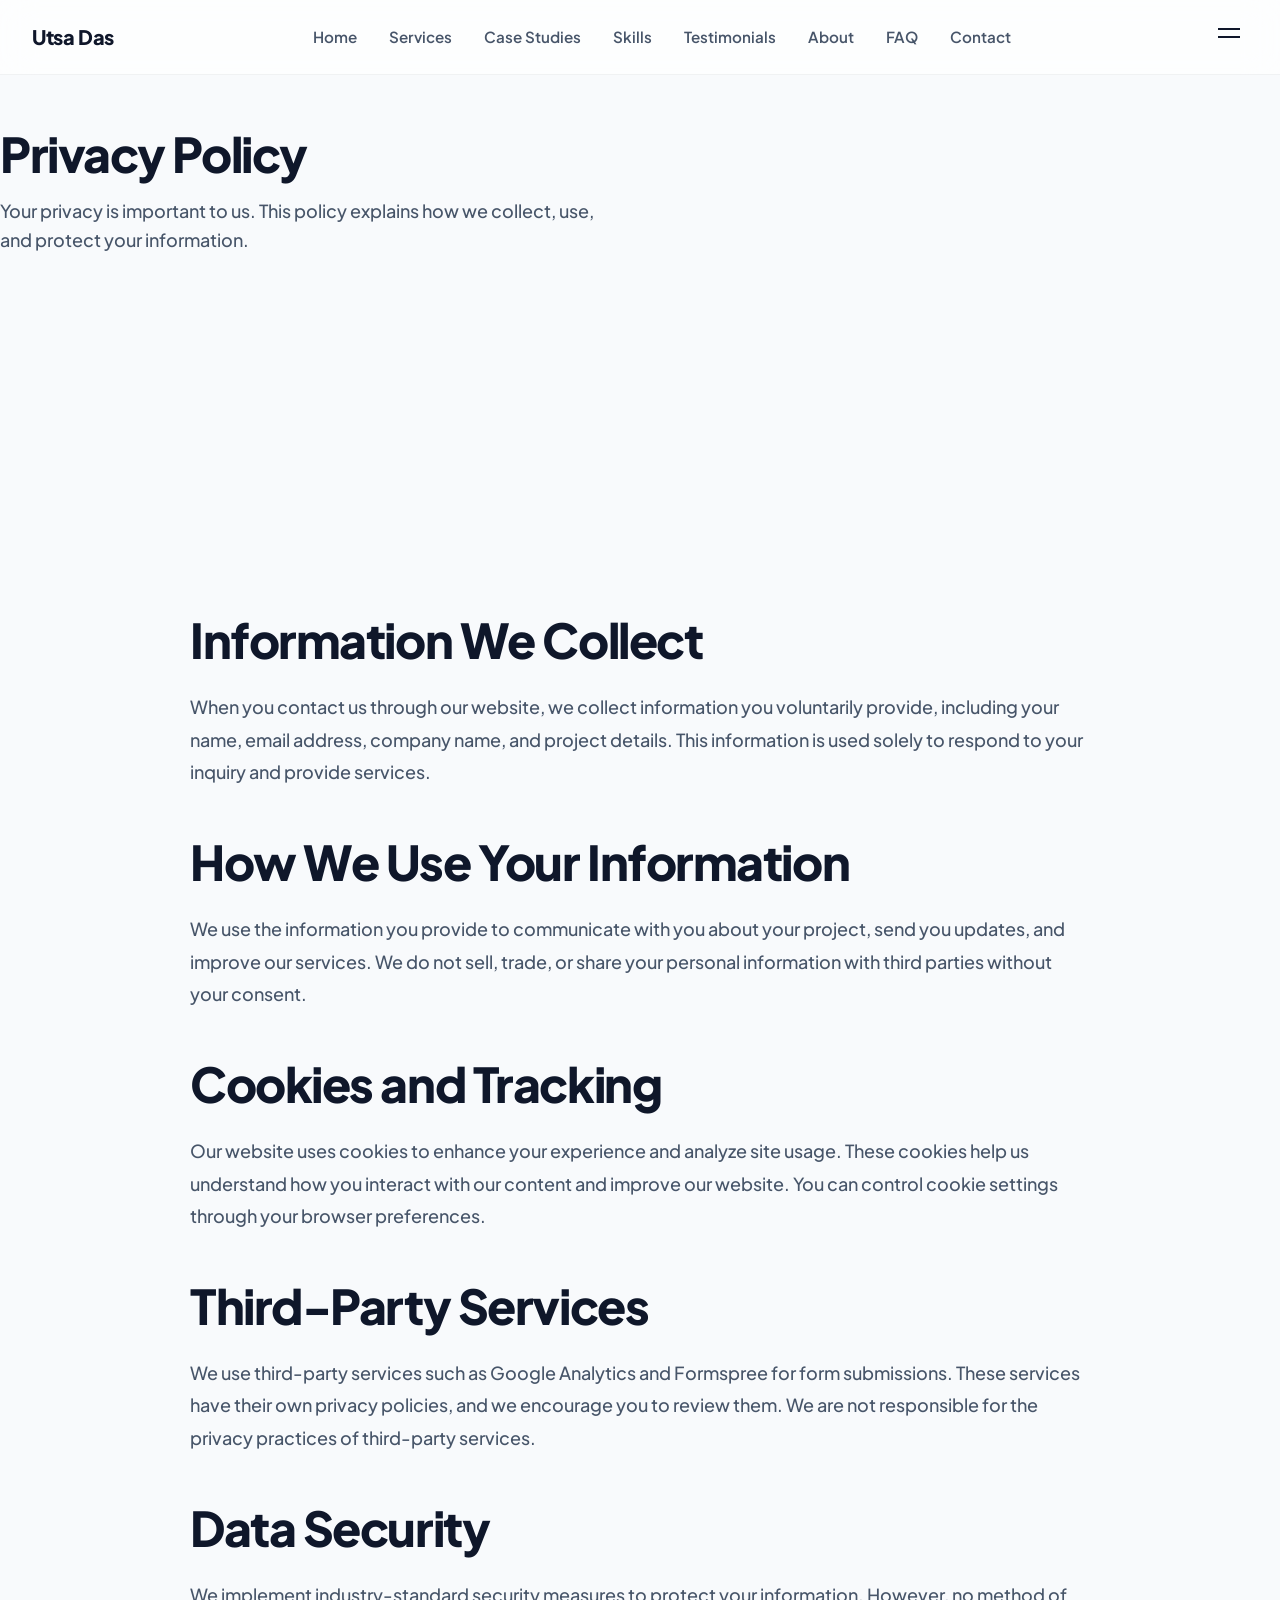
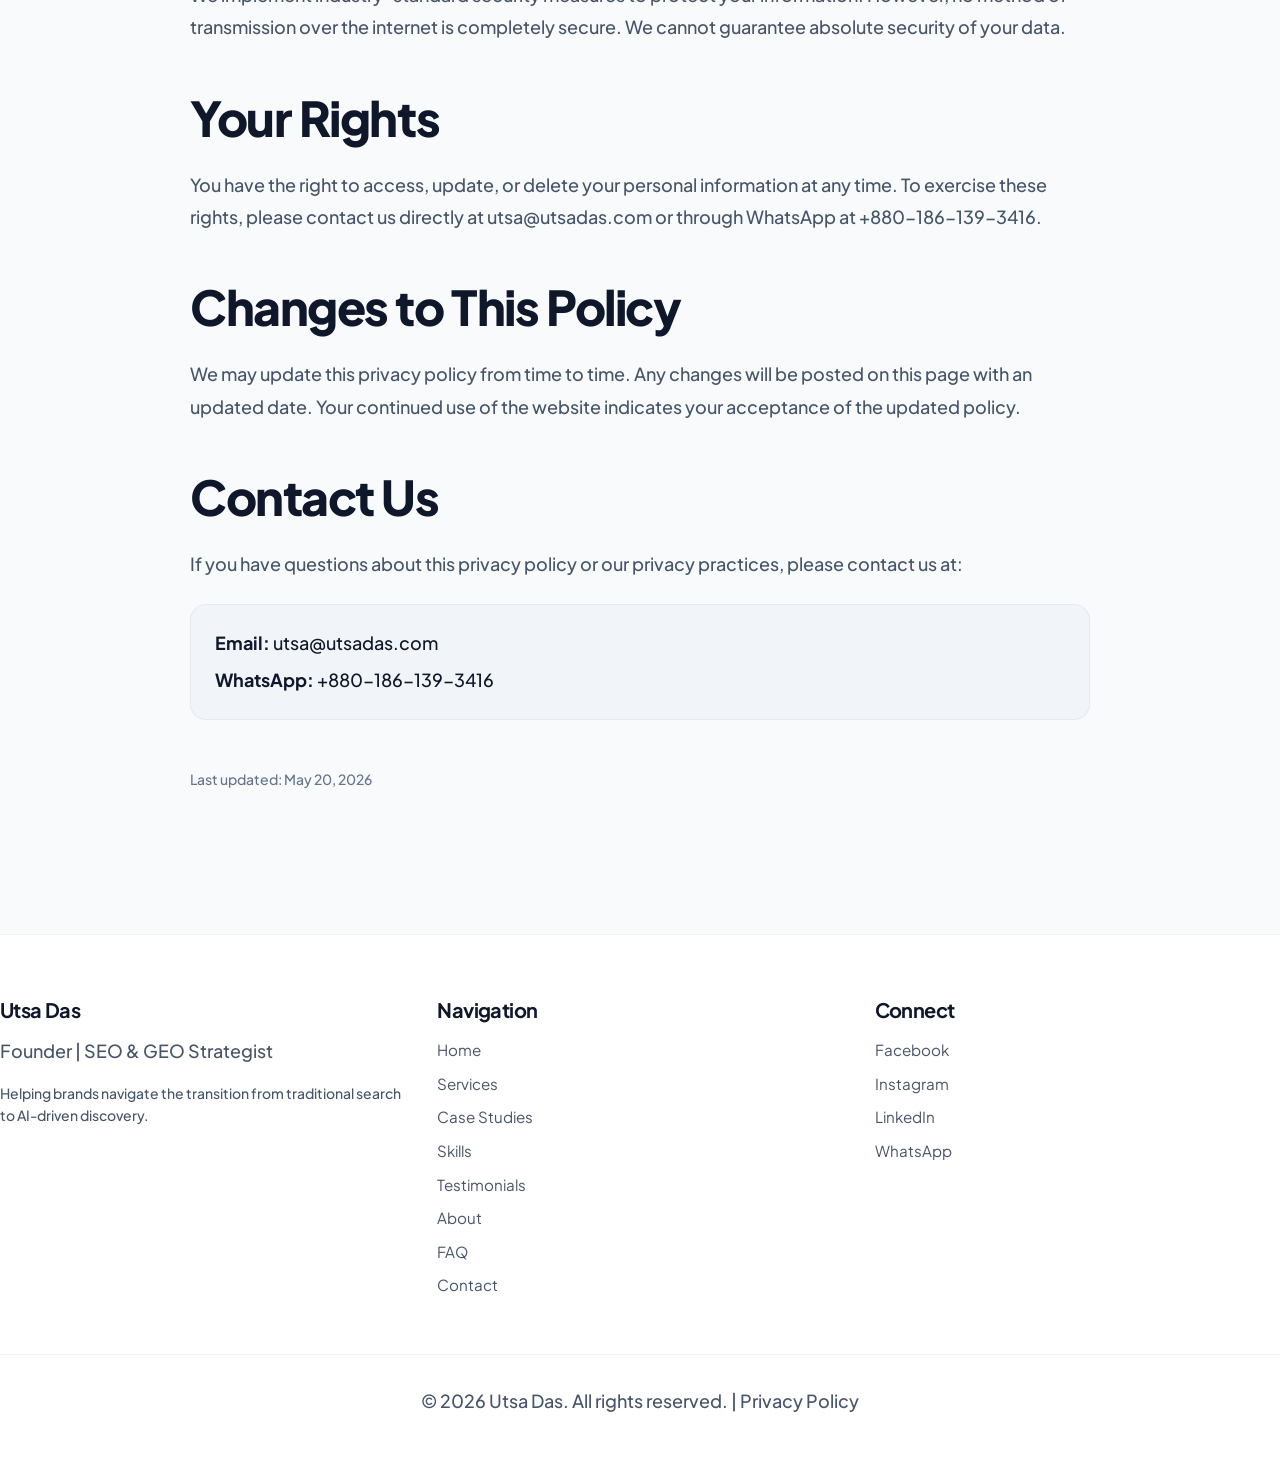
<file: privacy.html>
<!DOCTYPE html>
<html lang="en">
<head>
    <meta charset="UTF-8">
    <meta name="viewport" content="width=device-width, initial-scale=1.0">
    <title>Privacy Policy | Utsa Das</title>
    <meta name="description" content="Privacy policy for Utsa Das portfolio website. Learn how we handle your data.">
    <meta name="author" content="Utsa Das">
    <link rel="canonical" href="https://utsadas.com/privacy.html">
    <meta name="robots" content="noindex, follow">

    <!-- Favicon -->
    <link rel="icon" type="image/x-icon" href="assets/images/favicon.ico">
    <link rel="manifest" href="site.webmanifest">

    <!-- Styles -->
    <link rel="stylesheet" href="style.css">
    <link rel="preconnect" href="https://fonts.googleapis.com">
    <link rel="preconnect" href="https://fonts.gstatic.com" crossorigin>
    <link rel="preconnect" href="https://fonts.googleapis.com">
    <link rel="preconnect" href="https://fonts.gstatic.com" crossorigin>
    <link href="https://fonts.googleapis.com/css2?family=Plus+Jakarta+Sans:wght@400;500;600;700;800&display=swap" rel="stylesheet">
</head>
<body>
    <nav role="navigation" aria-label="Main navigation">
        <a href="index.html" class="logo" aria-label="Utsa Das - Home">Utsa Das</a>
        <ul class="nav-links">
            <li><a href="index.html">Home</a></li>
            <li><a href="services.html">Services</a></li>
            <li><a href="case-studies.html">Case Studies</a></li>
            <li><a href="skills.html">Skills</a></li>
            <li><a href="testimonials.html">Testimonials</a></li>
            <li><a href="about.html">About</a></li>
            <li><a href="faq.html">FAQ</a></li>
            <li><a href="contact.html">Contact</a></li>
        </ul>
        <div class="mobile-toggle" role="button" tabindex="0" aria-label="Toggle navigation menu" aria-expanded="false">
            <span></span>
            <span></span>
            <span></span>
        </div>
    </nav>

    <main>
        <section style="padding-top: var(--space-12);">
            <h1 class="section-title" data-reveal>Privacy Policy</h1>
            <p class="section-subtitle" data-reveal>
                Your privacy is important to us. This policy explains how we collect, use, and protect your information.
            </p>
        </section>

        <section style="max-width: 900px; margin: 0 auto;">
            <h2 style="margin-top: var(--space-12); margin-bottom: var(--space-6);">Information We Collect</h2>
            <p style="margin-bottom: var(--space-6); color: var(--text-secondary); line-height: var(--line-height-relaxed);">
                When you contact us through our website, we collect information you voluntarily provide, including your name, email address, company name, and project details. This information is used solely to respond to your inquiry and provide services.
            </p>

            <h2 style="margin-top: var(--space-12); margin-bottom: var(--space-6);">How We Use Your Information</h2>
            <p style="margin-bottom: var(--space-6); color: var(--text-secondary); line-height: var(--line-height-relaxed);">
                We use the information you provide to communicate with you about your project, send you updates, and improve our services. We do not sell, trade, or share your personal information with third parties without your consent.
            </p>

            <h2 style="margin-top: var(--space-12); margin-bottom: var(--space-6);">Cookies and Tracking</h2>
            <p style="margin-bottom: var(--space-6); color: var(--text-secondary); line-height: var(--line-height-relaxed);">
                Our website uses cookies to enhance your experience and analyze site usage. These cookies help us understand how you interact with our content and improve our website. You can control cookie settings through your browser preferences.
            </p>

            <h2 style="margin-top: var(--space-12); margin-bottom: var(--space-6);">Third-Party Services</h2>
            <p style="margin-bottom: var(--space-6); color: var(--text-secondary); line-height: var(--line-height-relaxed);">
                We use third-party services such as Google Analytics and Formspree for form submissions. These services have their own privacy policies, and we encourage you to review them. We are not responsible for the privacy practices of third-party services.
            </p>

            <h2 style="margin-top: var(--space-12); margin-bottom: var(--space-6);">Data Security</h2>
            <p style="margin-bottom: var(--space-6); color: var(--text-secondary); line-height: var(--line-height-relaxed);">
                We implement industry-standard security measures to protect your information. However, no method of transmission over the internet is completely secure. We cannot guarantee absolute security of your data.
            </p>

            <h2 style="margin-top: var(--space-12); margin-bottom: var(--space-6);">Your Rights</h2>
            <p style="margin-bottom: var(--space-6); color: var(--text-secondary); line-height: var(--line-height-relaxed);">
                You have the right to access, update, or delete your personal information at any time. To exercise these rights, please contact us directly at utsa@utsadas.com or through WhatsApp at +880-186-139-3416.
            </p>

            <h2 style="margin-top: var(--space-12); margin-bottom: var(--space-6);">Changes to This Policy</h2>
            <p style="margin-bottom: var(--space-6); color: var(--text-secondary); line-height: var(--line-height-relaxed);">
                We may update this privacy policy from time to time. Any changes will be posted on this page with an updated date. Your continued use of the website indicates your acceptance of the updated policy.
            </p>

            <h2 style="margin-top: var(--space-12); margin-bottom: var(--space-6);">Contact Us</h2>
            <p style="margin-bottom: var(--space-6); color: var(--text-secondary); line-height: var(--line-height-relaxed);">
                If you have questions about this privacy policy or our privacy practices, please contact us at:
            </p>
            <div style="background: var(--bg-secondary); border: 1px solid var(--card-border); border-radius: var(--radius-md); padding: var(--space-6); margin-bottom: var(--space-12);">
                <p style="margin: 0; color: var(--text-primary);"><strong>Email:</strong> utsa@utsadas.com</p>
                <p style="margin: var(--space-2) 0 0 0; color: var(--text-primary);"><strong>WhatsApp:</strong> +880-186-139-3416</p>
            </div>

            <p style="font-size: var(--font-size-sm); color: var(--text-tertiary); margin-top: var(--space-12);">
                Last updated: May 20, 2026
            </p>
        </section>
    </main>

    <footer role="contentinfo">
        <div class="footer-grid">
            <div class="footer-section">
                <h3>Utsa Das</h3>
                <p>Founder | SEO & GEO Strategist</p>
                <p style="font-size: var(--font-size-sm); margin-top: var(--space-4);">
                    Helping brands navigate the transition from traditional search to AI-driven discovery.
                </p>
            </div>
            <div class="footer-section">
                <h3>Navigation</h3>
                <ul class="footer-links">
                    <li><a href="index.html">Home</a></li>
                    <li><a href="services.html">Services</a></li>
                    <li><a href="case-studies.html">Case Studies</a></li>
                    <li><a href="skills.html">Skills</a></li>
                    <li><a href="testimonials.html">Testimonials</a></li>
                    <li><a href="about.html">About</a></li>
                    <li><a href="faq.html">FAQ</a></li>
                    <li><a href="contact.html">Contact</a></li>
                </ul>
            </div>
            <div class="footer-section">
                <h3>Connect</h3>
                <ul class="footer-links">
                    <li><a href="https://www.facebook.com/share/1BEiXKVGDx/" target="_blank" rel="noopener noreferrer">Facebook</a></li>
                    <li><a href="https://www.instagram.com/utsa_chandra_das" target="_blank" rel="noopener noreferrer">Instagram</a></li>
                    <li><a href="https://www.linkedin.com/in/utsa-das-3473a53a7" target="_blank" rel="noopener noreferrer">LinkedIn</a></li>
                    <li><a href="https://wa.me/8801861393416" target="_blank" rel="noopener noreferrer">WhatsApp</a></li>
                </ul>
            </div>
        </div>
        <div class="footer-bottom">
            <p>&copy; 2026 Utsa Das. All rights reserved. | <a href="privacy.html">Privacy Policy</a></p>
        </div>
    </footer>

    <script src="script.js" defer></script>
</body>
</html>
</file>
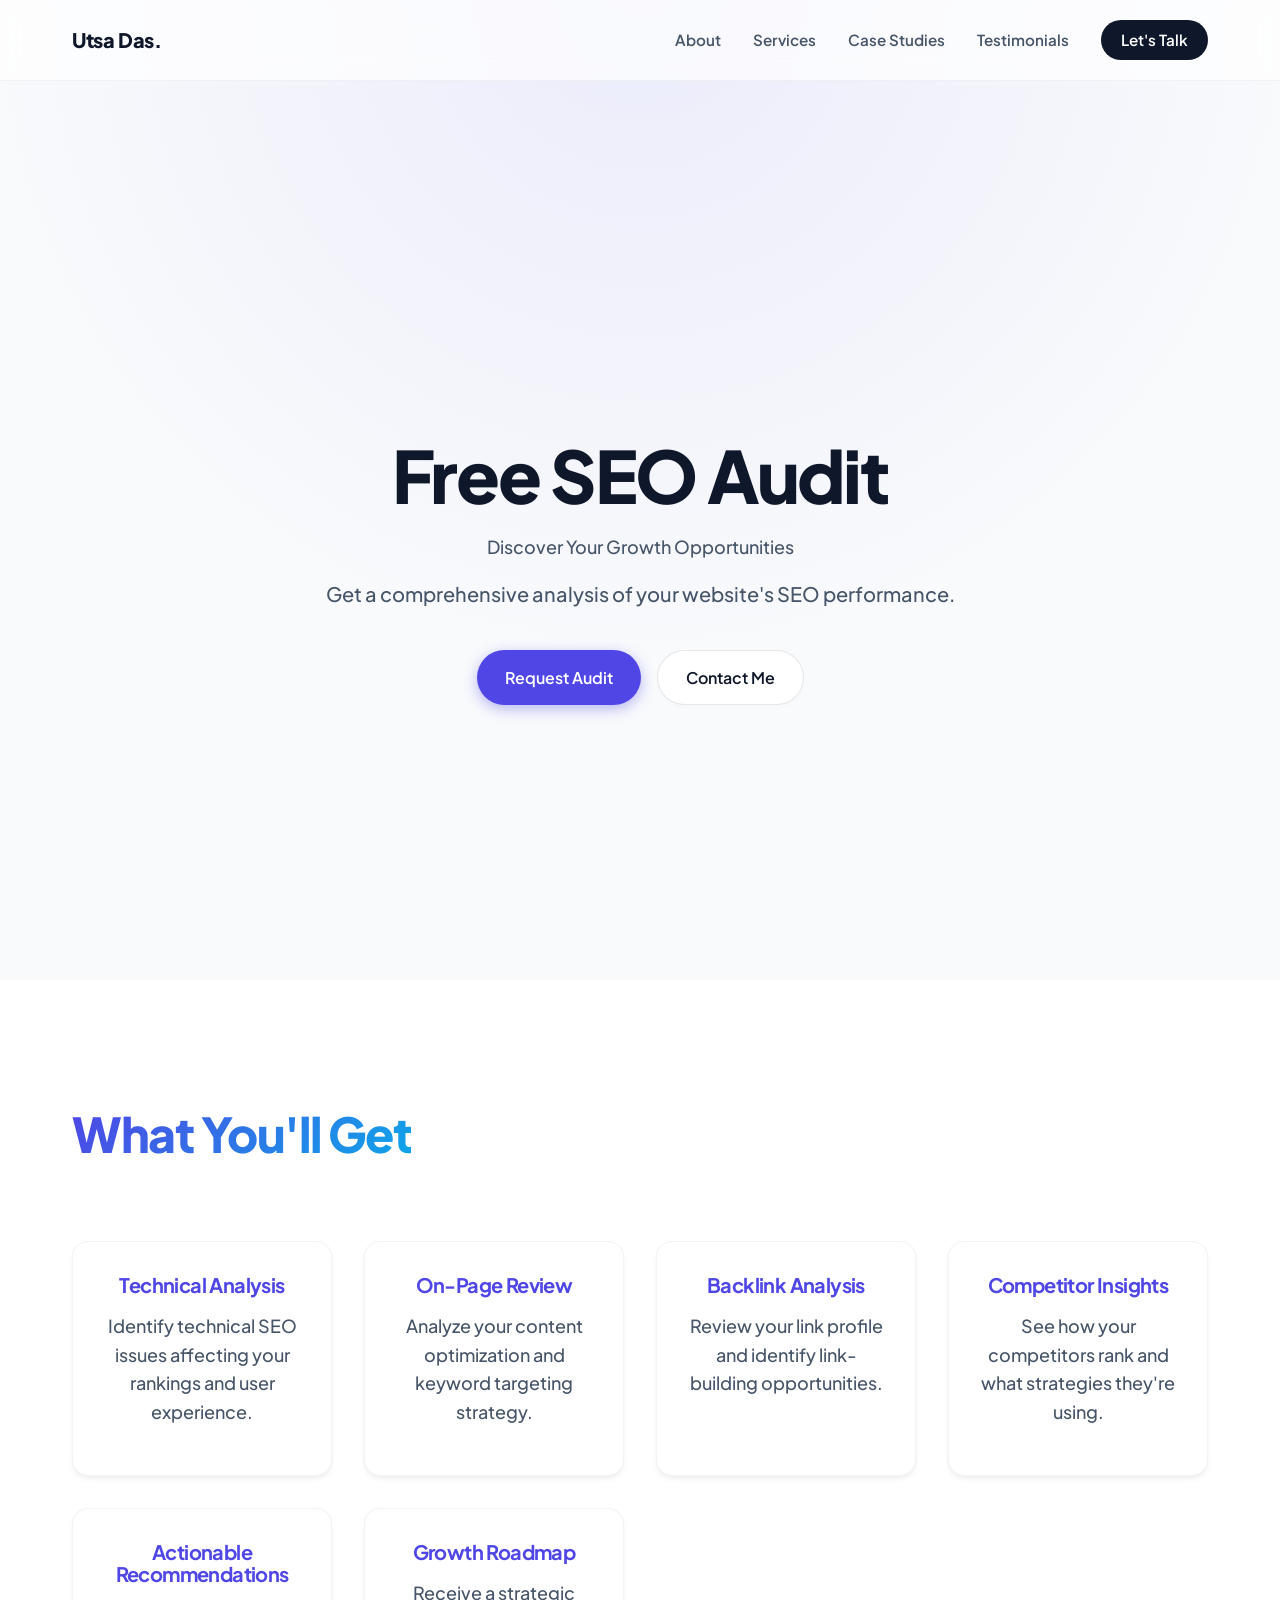
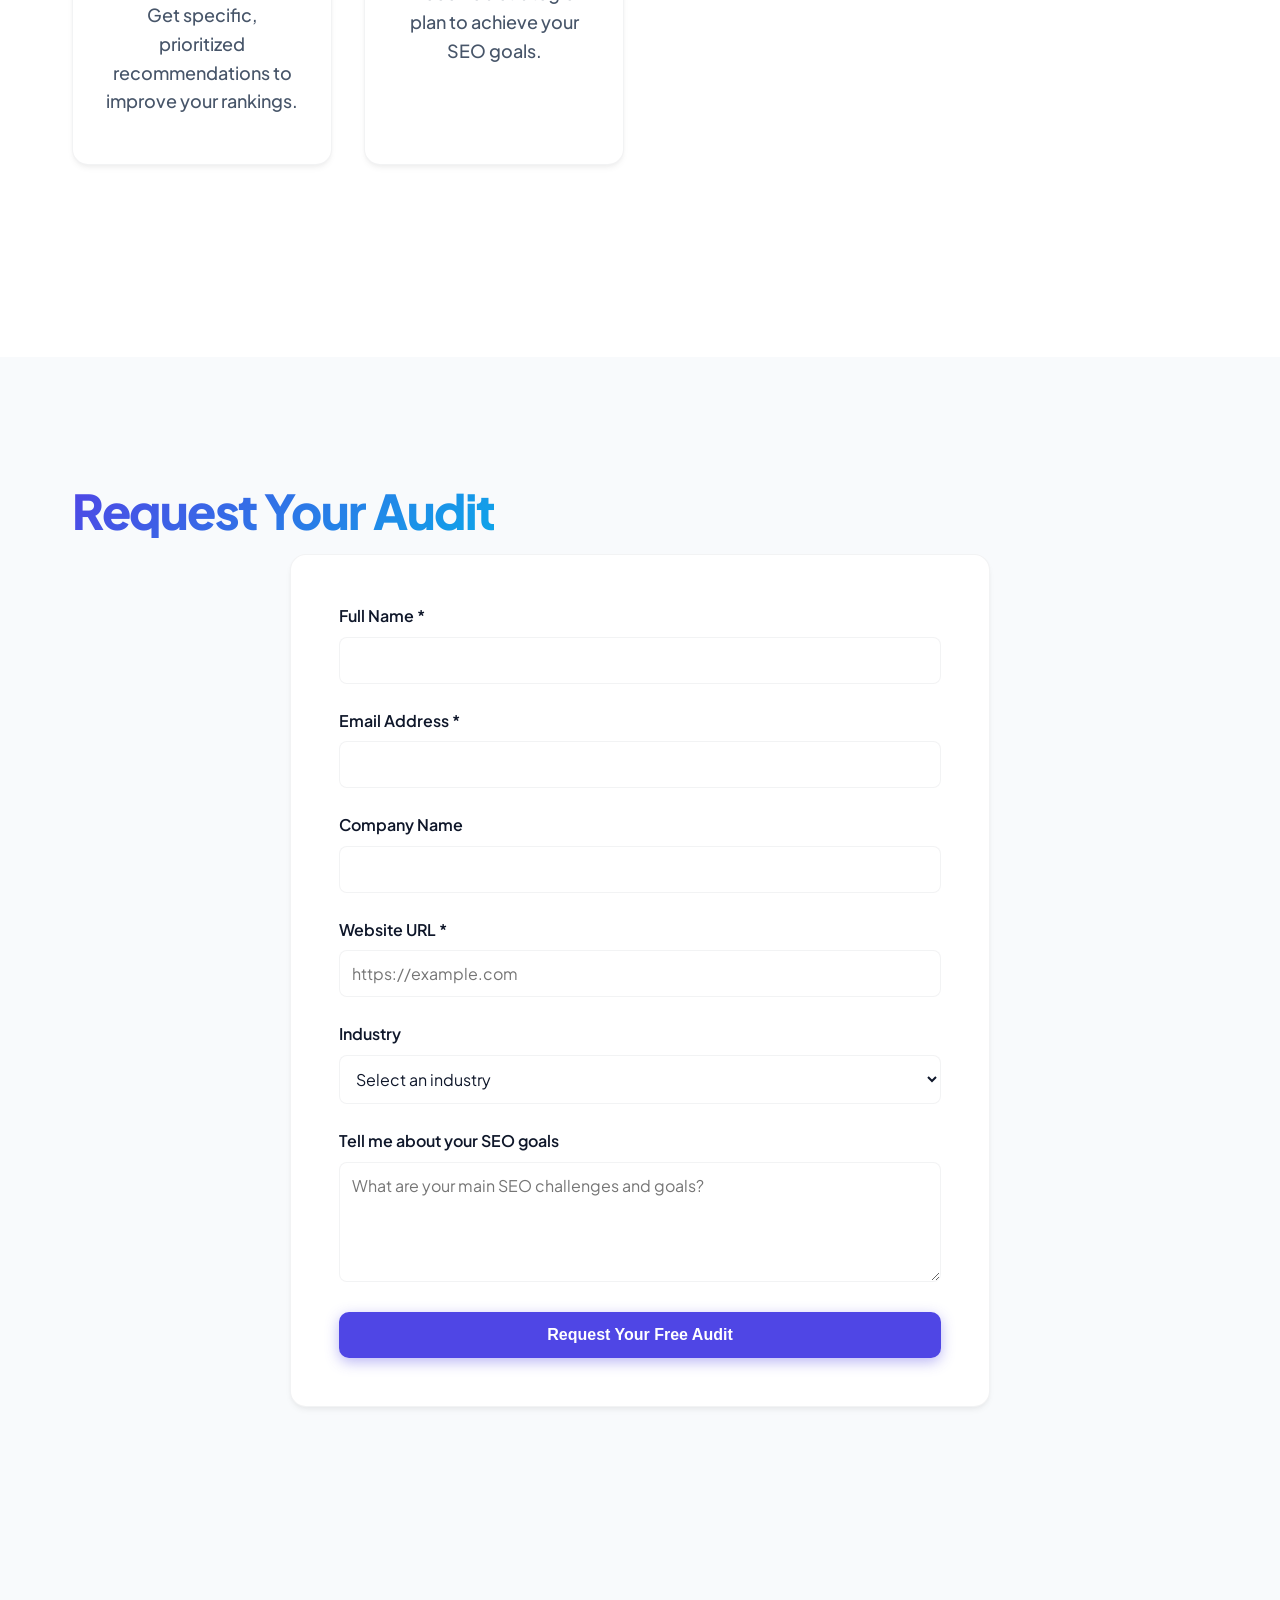
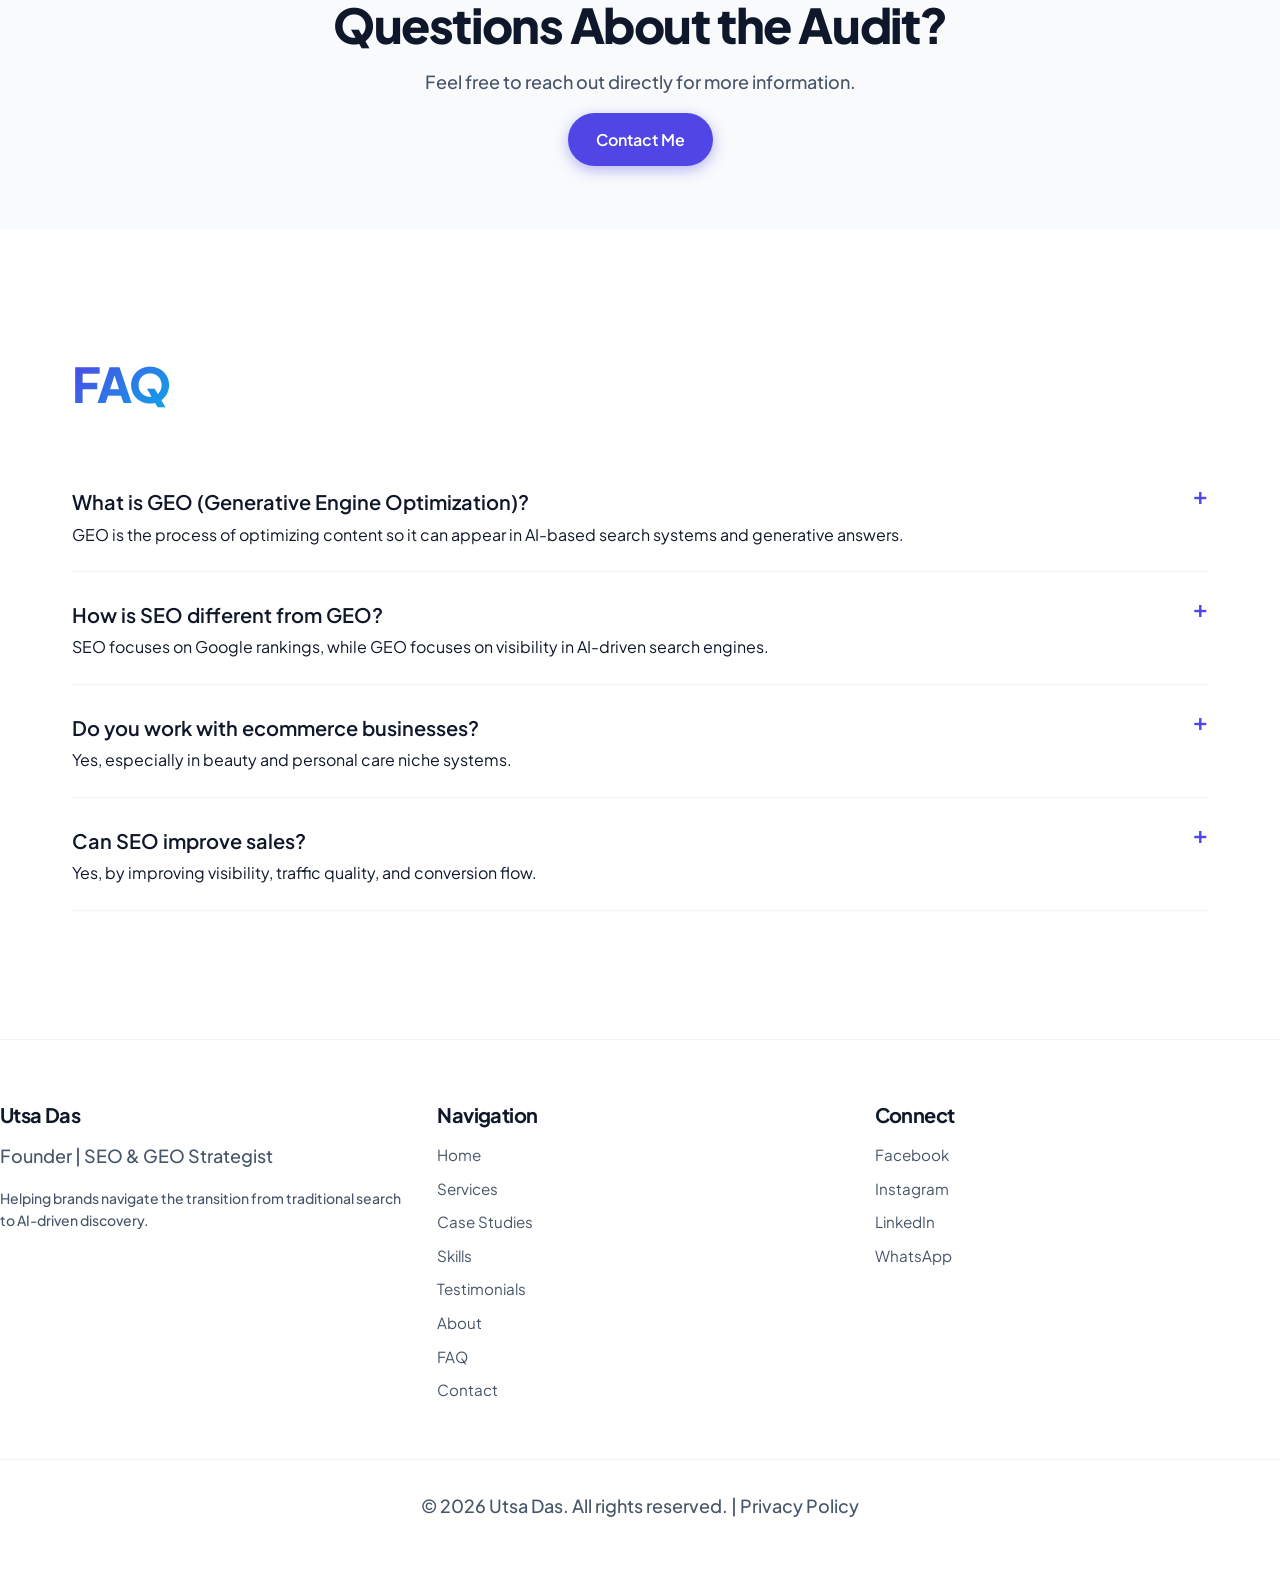
<file: seo-audit.html>
<!DOCTYPE html>
<html lang="en">
<head>
    <meta charset="UTF-8">
    <meta name="viewport" content="width=device-width, initial-scale=1.0">
    
    <title>Free SEO Audit Request | Utsa Das - SEO Strategist Bangladesh</title>
    <meta name="description" content="Request a comprehensive SEO audit from Utsa Das. Identify growth opportunities and competitive gaps in your website.">
    <meta name="keywords" content="free SEO audit, SEO analysis, website audit">
    <meta name="author" content="Utsa Das">
    <link rel="canonical" href="https://utsadas.com/seo-audit.html">

    <!-- Open Graph Meta Tags -->
    <meta property="og:type" content="website">
    <meta property="og:url" content="https://utsadas.com/seo-audit.html">
    <meta property="og:title" content="Free SEO Audit Request | Utsa Das">
    <meta property="og:description" content="Request a comprehensive SEO audit from Utsa Das. Identify growth opportunities and competitive gaps.">
    <meta property="og:image" content="https://utsadas.com/assets/images/utsa.png">

    <!-- Favicon -->
    <link rel="icon" type="image/x-icon" href="assets/images/favicon.ico">
    <link rel="manifest" href="site.webmanifest">

    <!-- Styles -->
    <link rel="stylesheet" href="style.css">
    <link rel="preconnect" href="https://fonts.googleapis.com">
    <link rel="preconnect" href="https://fonts.gstatic.com" crossorigin>
    <link href="https://fonts.googleapis.com/css2?family=Plus+Jakarta+Sans:wght@400;500;600;700;800&display=swap" rel="stylesheet">

    <!-- Schema Markup - BreadcrumbList -->
    <script type="application/ld+json">
    {
      "@context": "https://schema.org",
      "@type": "BreadcrumbList",
      "itemListElement": [
        {
          "@type": "ListItem",
          "position": 1,
          "name": "Home",
          "item": "https://utsadas.com/"
        },
        {
          "@type": "ListItem",
          "position": 2,
          "name": "Free SEO Audit",
          "item": "https://utsadas.com/seo-audit.html"
        }
      ]
    }
    </script>

    <!-- Schema Markup - Service -->
    <script type="application/ld+json">
    {
      "@context": "https://schema.org",
      "@type": "Service",
      "name": "Free SEO Audit",
      "provider": {
        "@type": "Person",
        "name": "Utsa Das"
      },
      "description": "Comprehensive SEO audit to identify growth opportunities"
    }
    </script>

    <style>
        .form-group {
            margin-bottom: 1.5rem;
        }

        .form-group label {
            display: block;
            margin-bottom: 0.5rem;
            font-weight: 600;
            color: var(--text-primary);
        }

        .form-group input,
        .form-group textarea,
        .form-group select {
            width: 100%;
            padding: 12px;
            border: 1px solid var(--card-border);
            border-radius: 8px;
            background: var(--card-bg);
            color: var(--text-primary);
            font-family: inherit;
            font-size: 1rem;
            transition: var(--transition);
        }

        .form-group input:focus,
        .form-group textarea:focus,
        .form-group select:focus {
            outline: none;
            border-color: var(--accent-primary);
            background: rgba(79, 70, 229, 0.05);
        }

        .form-group textarea {
            resize: vertical;
            min-height: 120px;
        }

        .form-container {
            max-width: 700px;
            margin: 0 auto;
            background: var(--card-bg);
            border: 1px solid var(--card-border);
            padding: 3rem;
            border-radius: 16px;
            box-shadow: var(--card-shadow);
        }

        .form-submit {
            width: 100%;
            padding: 14px 32px;
            border: none;
            border-radius: 10px;
            font-weight: 600;
            font-size: 1rem;
            cursor: pointer;
            background: var(--accent-primary);
            color: #ffffff;
            transition: var(--transition);
            box-shadow: 0 4px 14px 0 rgba(79, 70, 229, 0.39);
        }

        .form-submit:hover {
            background: #4338ca;
            transform: translateY(-3px);
            box-shadow: 0 6px 20px rgba(79, 70, 229, 0.5);
        }

        .audit-benefits {
            display: grid;
            grid-template-columns: repeat(auto-fit, minmax(250px, 1fr));
            gap: 2rem;
            margin: 4rem 0;
        }

        .benefit-card {
            background: var(--card-bg);
            border: 1px solid var(--card-border);
            padding: 2rem;
            border-radius: 16px;
            text-align: center;
            box-shadow: var(--card-shadow);
            transition: var(--transition);
        }

        .benefit-card:hover {
            transform: translateY(-4px);
            box-shadow: var(--card-shadow-hover);
        }

        .benefit-card h3 {
            margin-bottom: 1rem;
            color: var(--accent-primary);
        }
    </style>
</head>
<body>

    <!-- NAVIGATION -->
    <nav class="navbar">
        <div class="nav-container">
            <a href="index.html" class="nav-logo">Utsa Das.</a>
            
            <!-- Desktop Links -->
            <div class="nav-links desktop-only">
                <a href="about.html">About</a>
                <a href="services.html">Services</a>
                <a href="case-studies.html">Case Studies</a>
                <a href="testimonials.html">Testimonials</a>
                <a href="contact.html" class="btn-nav">Let's Talk</a>
            </div>

            <!-- Hamburger Button for Mobile -->
            <button class="menu-toggle mobile-only" aria-label="Toggle Menu">
                <span class="hamburger-line"></span>
                <span class="hamburger-line"></span>
            </button>
        </div>

        <!-- Mobile Menu Drawer -->
        <div class="mobile-menu mobile-only">
            <div class="mobile-menu-links">
                <a href="about.html" class="mobile-nav-link">About</a>
                <a href="services.html" class="mobile-nav-link">Services</a>
                <a href="case-studies.html" class="mobile-nav-link">Case Studies</a>
                <a href="testimonials.html" class="mobile-nav-link">Testimonials</a>
                <a href="faq.html" class="mobile-nav-link">FAQ</a>
                <a href="contact.html" class="btn-nav mobile-nav-link">Let's Talk</a>
            </div>
        </div>
    </nav>

    <main>
        <!-- Hero Section -->
        <header class="hero">
            <div class="container reveal">
                <h1>Free SEO Audit</h1>
                <p>Discover Your Growth Opportunities</p>
                <p class="hero-tagline">Get a comprehensive analysis of your website's SEO performance.</p>
                <div class="btn-group">
                    <a href="#form" class="btn btn-primary">Request Audit</a>
                    <a href="contact.html" class="btn btn-secondary">Contact Me</a>
                </div>
            </div>
        </header>

        <!-- Benefits Section -->
        <section id="benefits" class="bg-surface">
            <div class="container">
                <h2 class="reveal gradient-text">What You'll Get</h2>
                <div class="audit-benefits">
                    <div class="benefit-card reveal">
                        <h3>Technical Analysis</h3>
                        <p>Identify technical SEO issues affecting your rankings and user experience.</p>
                    </div>
                    <div class="benefit-card reveal" style="transition-delay: 0.1s;">
                        <h3>On-Page Review</h3>
                        <p>Analyze your content optimization and keyword targeting strategy.</p>
                    </div>
                    <div class="benefit-card reveal" style="transition-delay: 0.2s;">
                        <h3>Backlink Analysis</h3>
                        <p>Review your link profile and identify link-building opportunities.</p>
                    </div>
                    <div class="benefit-card reveal">
                        <h3>Competitor Insights</h3>
                        <p>See how your competitors rank and what strategies they're using.</p>
                    </div>
                    <div class="benefit-card reveal" style="transition-delay: 0.1s;">
                        <h3>Actionable Recommendations</h3>
                        <p>Get specific, prioritized recommendations to improve your rankings.</p>
                    </div>
                    <div class="benefit-card reveal" style="transition-delay: 0.2s;">
                        <h3>Growth Roadmap</h3>
                        <p>Receive a strategic plan to achieve your SEO goals.</p>
                    </div>
                </div>
            </div>
        </section>

        <!-- Form Section -->
        <section id="form">
            <div class="container">
                <h2 class="reveal gradient-text">Request Your Audit</h2>
                <div class="form-container reveal">
                    <form id="auditForm" method="POST" action="https://formspree.io/f/mzzzlzqb">
                        <div class="form-group">
                            <label for="name">Full Name *</label>
                            <input type="text" id="name" name="name" required>
                        </div>

                        <div class="form-group">
                            <label for="email">Email Address *</label>
                            <input type="email" id="email" name="email" required>
                        </div>

                        <div class="form-group">
                            <label for="company">Company Name</label>
                            <input type="text" id="company" name="company">
                        </div>

                        <div class="form-group">
                            <label for="website">Website URL *</label>
                            <input type="url" id="website" name="website" placeholder="https://example.com" required>
                        </div>

                        <div class="form-group">
                            <label for="industry">Industry</label>
                            <select id="industry" name="industry">
                                <option value="">Select an industry</option>
                                <option value="ecommerce">E-commerce</option>
                                <option value="saas">SaaS</option>
                                <option value="agency">Digital Agency</option>
                                <option value="local">Local Business</option>
                                <option value="blog">Blog/Content</option>
                                <option value="other">Other</option>
                            </select>
                        </div>

                        <div class="form-group">
                            <label for="message">Tell me about your SEO goals</label>
                            <textarea id="message" name="message" placeholder="What are your main SEO challenges and goals?"></textarea>
                        </div>

                        <button type="submit" class="form-submit">Request Your Free Audit</button>
                    </form>
                </div>
            </div>
        </section>

        <!-- CTA Section -->
        <section class="cta-section reveal">
            <div class="container" style="text-align: center;">
                <h2>Questions About the Audit?</h2>
                <p>Feel free to reach out directly for more information.</p>
                <a href="contact.html" class="btn btn-primary">Contact Me</a>
            </div>
        </section>

        <!-- FAQ Section -->
        <section id="faq" class="bg-surface">
            <div class="container">
                <h2 class="reveal gradient-text">FAQ</h2>
                <div class="faq-container">
                    <div class="faq-item reveal">
                        <div class="faq-question">What is GEO (Generative Engine Optimization)? <span class="faq-icon">+</span></div>
                        <div class="faq-answer">GEO is the process of optimizing content so it can appear in AI-based search systems and generative answers.</div>
                    </div>
                    <div class="faq-item reveal" style="transition-delay: 0.1s;">
                        <div class="faq-question">How is SEO different from GEO? <span class="faq-icon">+</span></div>
                        <div class="faq-answer">SEO focuses on Google rankings, while GEO focuses on visibility in AI-driven search engines.</div>
                    </div>
                    <div class="faq-item reveal" style="transition-delay: 0.2s;">
                        <div class="faq-question">Do you work with ecommerce businesses? <span class="faq-icon">+</span></div>
                        <div class="faq-answer">Yes, especially in beauty and personal care niche systems.</div>
                    </div>
                    <div class="faq-item reveal" style="transition-delay: 0.3s;">
                        <div class="faq-question">Can SEO improve sales? <span class="faq-icon">+</span></div>
                        <div class="faq-answer">Yes, by improving visibility, traffic quality, and conversion flow.</div>
                    </div>
                </div>
            </div>
        </section>
    </main>

    <!-- Footer -->
    <footer role="contentinfo">
        <div class="footer-grid">
            <div class="footer-section">
                <h3>Utsa Das</h3>
                <p>Founder | SEO & GEO Strategist</p>
                <p style="font-size: var(--font-size-sm); margin-top: var(--space-4);">
                    Helping brands navigate the transition from traditional search to AI-driven discovery.
                </p>
            </div>
            <div class="footer-section">
                <h3>Navigation</h3>
                <ul>
                    <li><a href="index.html">Home</a></li>
                    <li><a href="services.html">Services</a></li>
                    <li><a href="case-studies.html">Case Studies</a></li>
                    <li><a href="skills.html">Skills</a></li>
                    <li><a href="testimonials.html">Testimonials</a></li>
                    <li><a href="about.html">About</a></li>
                    <li><a href="faq.html">FAQ</a></li>
                    <li><a href="contact.html">Contact</a></li>
                </ul>
            </div>
            <div class="footer-section">
                <h3>Connect</h3>
                <ul>
                    <li><a href="https://www.facebook.com/share/1BEiXKVGDx/" target="_blank" rel="noopener noreferrer">Facebook</a></li>
                    <li><a href="https://www.instagram.com/utsa_chandra_das" target="_blank" rel="noopener noreferrer">Instagram</a></li>
                    <li><a href="https://www.linkedin.com/in/utsa-das-3473a53a7" target="_blank" rel="noopener noreferrer">LinkedIn</a></li>
                    <li><a href="https://wa.me/8801861393416" target="_blank" rel="noopener noreferrer">WhatsApp</a></li>
                </ul>
            </div>
        </div>
        <div class="footer-bottom">
            <p>&copy; 2026 Utsa Das. All rights reserved. | <a href="privacy.html">Privacy Policy</a></p>
        </div>
    </footer>

    <script src="script.js" defer></script>
</body>
</html>
</file>
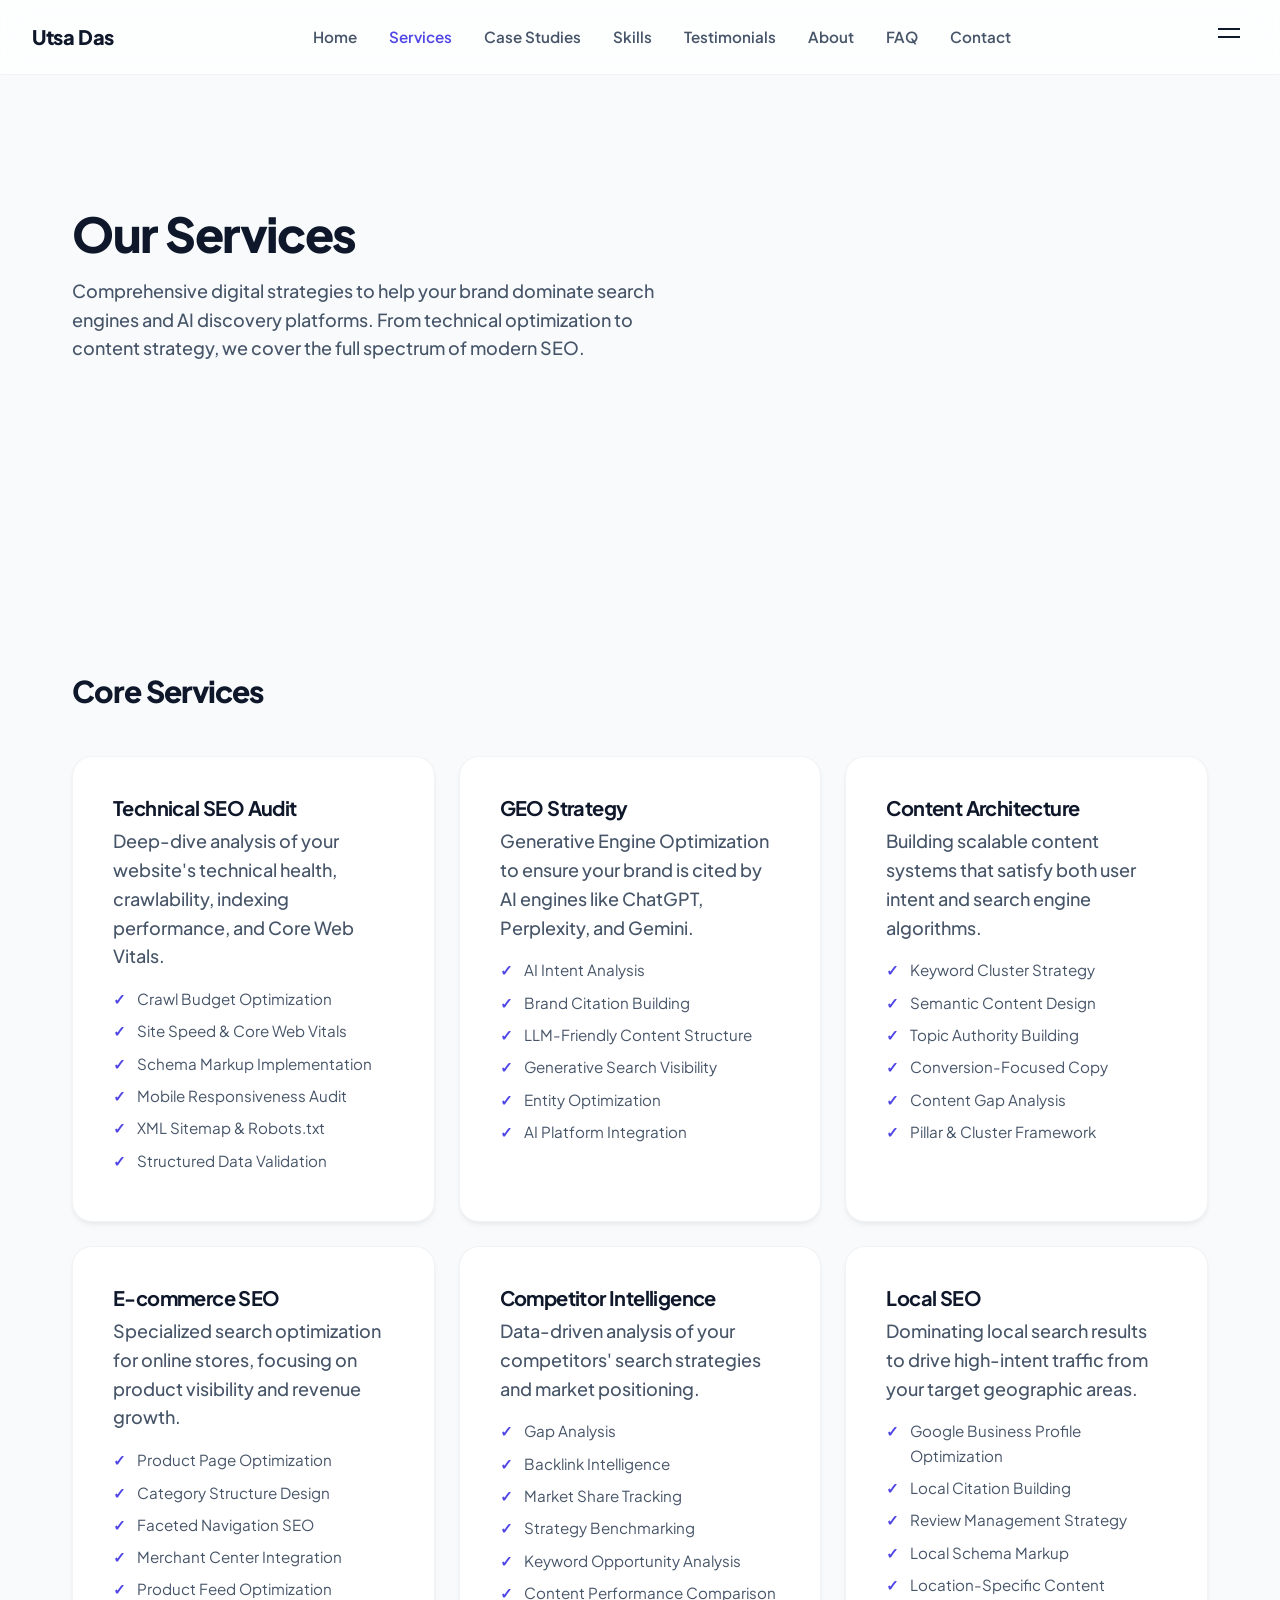
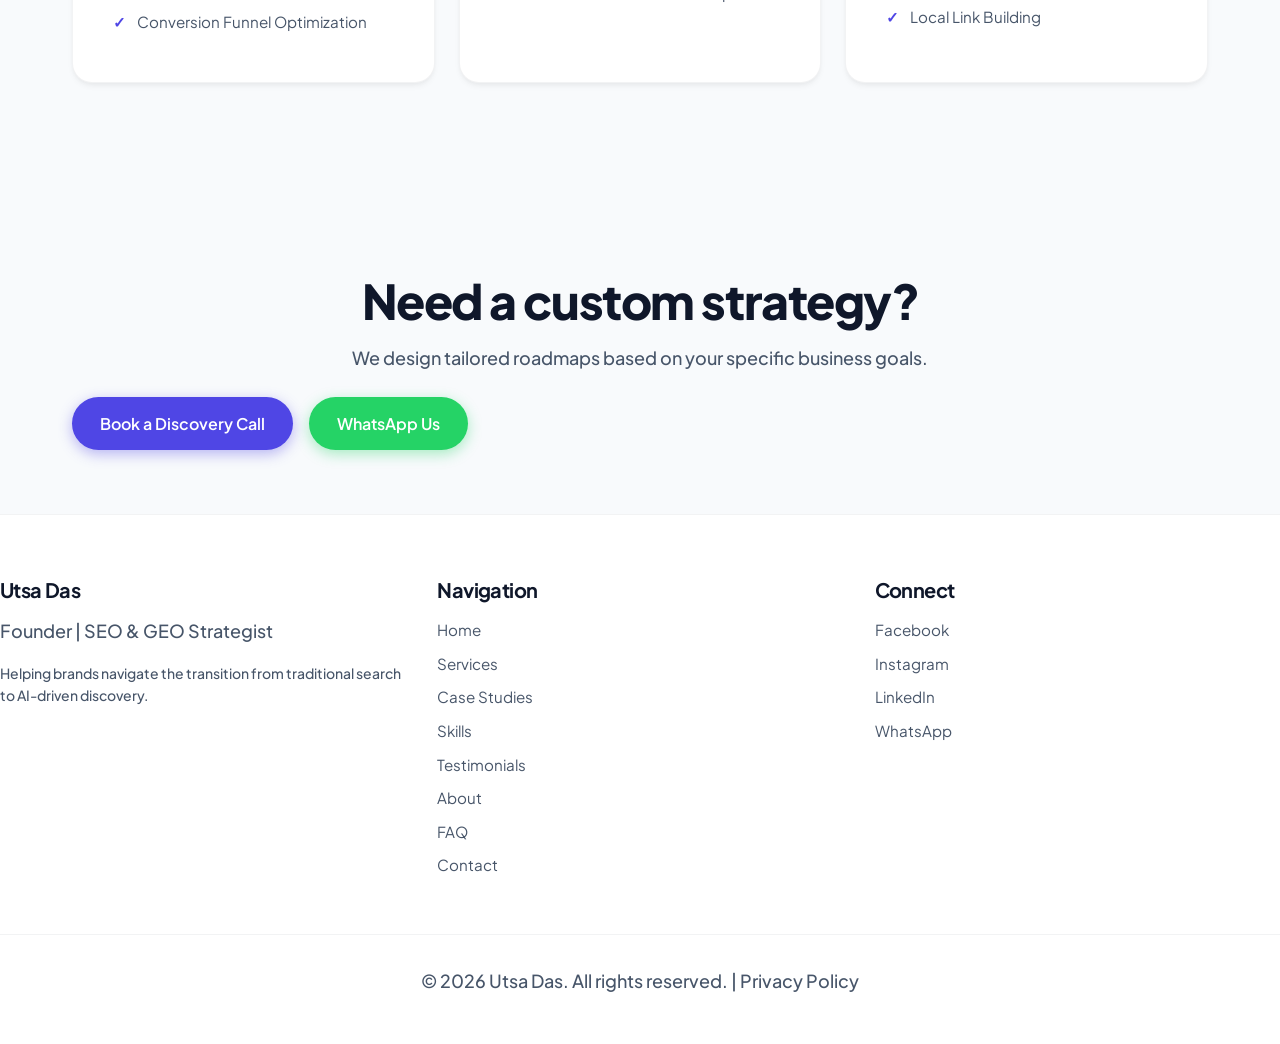
<file: services.html>
<!DOCTYPE html>
<html lang="en">
<head>
    <meta charset="UTF-8">
    <meta name="viewport" content="width=device-width, initial-scale=1.0">
    <title>Services | Utsa Das - SEO & GEO Solutions</title>
    <meta name="description" content="Explore comprehensive SEO, GEO (Generative Engine Optimization), and e-commerce strategy services designed for modern brand growth and digital transformation.">
    <meta name="keywords" content="SEO Services, GEO Services, E-commerce SEO, Digital Strategy, Content Strategy, Technical SEO">
    <meta name="author" content="Utsa Das">
    <link rel="canonical" href="https://utsadas.com/services.html">

    <!-- Open Graph / Facebook Meta Tags -->
    <meta property="og:type" content="website">
    <meta property="og:url" content="https://utsadas.com/services.html">
    <meta property="og:title" content="Services | Utsa Das - SEO & GEO Solutions">
    <meta property="og:description" content="Comprehensive SEO, GEO, and e-commerce strategy services for modern brand growth.">
    <meta property="og:image" content="https://utsadas.com/assets/images/utsa.png">

    <!-- Twitter Meta Tags -->
    <meta name="twitter:card" content="summary_large_image">
    <meta name="twitter:url" content="https://utsadas.com/services.html">
    <meta name="twitter:title" content="Services | Utsa Das - SEO & GEO Solutions">
    <meta name="twitter:description" content="Comprehensive SEO, GEO, and e-commerce strategy services for modern brand growth.">

    <!-- Favicon -->
    <link rel="icon" type="image/x-icon" href="assets/images/favicon.ico">
    <link rel="manifest" href="site.webmanifest">

    <!-- Styles -->
    <link rel="stylesheet" href="style.css">
    <link rel="preconnect" href="https://fonts.googleapis.com">
    <link rel="preconnect" href="https://fonts.gstatic.com" crossorigin>
    <link rel="preconnect" href="https://fonts.googleapis.com">
    <link rel="preconnect" href="https://fonts.gstatic.com" crossorigin>
    <link href="https://fonts.googleapis.com/css2?family=Plus+Jakarta+Sans:wght@400;500;600;700;800&display=swap" rel="stylesheet">

    <!-- Schema Markup - BreadcrumbList -->
    <script type="application/ld+json">
    {
      "@context": "https://schema.org",
      "@type": "BreadcrumbList",
      "itemListElement": [
        {
          "@type": "ListItem",
          "position": 1,
          "name": "Home",
          "item": "https://utsadas.com/"
        },
        {
          "@type": "ListItem",
          "position": 2,
          "name": "Services",
          "item": "https://utsadas.com/services.html"
        }
      ]
    }
    </script>
</head>
<body>
    <nav role="navigation" aria-label="Main navigation">
        <a href="index.html" class="logo" aria-label="Utsa Das - Home">Utsa Das</a>
        <ul class="nav-links">
            <li><a href="index.html">Home</a></li>
            <li><a href="services.html" class="active">Services</a></li>
            <li><a href="case-studies.html">Case Studies</a></li>
            <li><a href="skills.html">Skills</a></li>
            <li><a href="testimonials.html">Testimonials</a></li>
            <li><a href="about.html">About</a></li>
            <li><a href="faq.html">FAQ</a></li>
            <li><a href="contact.html">Contact</a></li>
        </ul>
        <div class="mobile-toggle" role="button" tabindex="0" aria-label="Toggle navigation menu" aria-expanded="false">
            <span></span>
            <span></span>
            <span></span>
        </div>
    </nav>

    <main>
        <!-- Page Header -->
        <section aria-labelledby="page-title">
            <div class="container">
                <h1 id="page-title" class="section-title" data-reveal>Our Services</h1>
                <p class="section-subtitle" data-reveal>
                    Comprehensive digital strategies to help your brand dominate search engines and AI discovery platforms. 
                    From technical optimization to content strategy, we cover the full spectrum of modern SEO.
                </p>
            </div>
        </section>

        <!-- Core Services -->
        <section aria-labelledby="core-services-heading">
            <div class="container">
                <h2 id="core-services-heading" class="section-title" style="font-size: clamp(var(--font-size-2xl), 4vw, var(--font-size-3xl)); margin-bottom: var(--space-12);" data-reveal>
                    Core Services
                </h2>
                <div class="services-grid">
                <div class="service-card" data-reveal>
                    <h3>Technical SEO Audit</h3>
                    <p>Deep-dive analysis of your website's technical health, crawlability, indexing performance, and Core Web Vitals.</p>
                    <ul>
                        <li>Crawl Budget Optimization</li>
                        <li>Site Speed & Core Web Vitals</li>
                        <li>Schema Markup Implementation</li>
                        <li>Mobile Responsiveness Audit</li>
                        <li>XML Sitemap & Robots.txt</li>
                        <li>Structured Data Validation</li>
                    </ul>
                </div>
                <div class="service-card" data-reveal>
                    <h3>GEO Strategy</h3>
                    <p>Generative Engine Optimization to ensure your brand is cited by AI engines like ChatGPT, Perplexity, and Gemini.</p>
                    <ul>
                        <li>AI Intent Analysis</li>
                        <li>Brand Citation Building</li>
                        <li>LLM-Friendly Content Structure</li>
                        <li>Generative Search Visibility</li>
                        <li>Entity Optimization</li>
                        <li>AI Platform Integration</li>
                    </ul>
                </div>
                <div class="service-card" data-reveal>
                    <h3>Content Architecture</h3>
                    <p>Building scalable content systems that satisfy both user intent and search engine algorithms.</p>
                    <ul>
                        <li>Keyword Cluster Strategy</li>
                        <li>Semantic Content Design</li>
                        <li>Topic Authority Building</li>
                        <li>Conversion-Focused Copy</li>
                        <li>Content Gap Analysis</li>
                        <li>Pillar & Cluster Framework</li>
                    </ul>
                </div>
                <div class="service-card" data-reveal>
                    <h3>E-commerce SEO</h3>
                    <p>Specialized search optimization for online stores, focusing on product visibility and revenue growth.</p>
                    <ul>
                        <li>Product Page Optimization</li>
                        <li>Category Structure Design</li>
                        <li>Faceted Navigation SEO</li>
                        <li>Merchant Center Integration</li>
                        <li>Product Feed Optimization</li>
                        <li>Conversion Funnel Optimization</li>
                    </ul>
                </div>
                <div class="service-card" data-reveal>
                    <h3>Competitor Intelligence</h3>
                    <p>Data-driven analysis of your competitors' search strategies and market positioning.</p>
                    <ul>
                        <li>Gap Analysis</li>
                        <li>Backlink Intelligence</li>
                        <li>Market Share Tracking</li>
                        <li>Strategy Benchmarking</li>
                        <li>Keyword Opportunity Analysis</li>
                        <li>Content Performance Comparison</li>
                    </ul>
                </div>
                <div class="service-card" data-reveal>
                    <h3>Local SEO</h3>
                    <p>Dominating local search results to drive high-intent traffic from your target geographic areas.</p>
                    <ul>
                        <li>Google Business Profile Optimization</li>
                        <li>Local Citation Building</li>
                        <li>Review Management Strategy</li>
                        <li>Local Schema Markup</li>
                        <li>Location-Specific Content</li>
                        <li>Local Link Building</li>
                    </ul>
                </div>
            </div>
        </section>

        <section class="cta-section" data-reveal>
            <div class="container">
                <h2>Need a custom strategy?</h2>
                <p>We design tailored roadmaps based on your specific business goals.</p>
                <div class="cta-group">
                    <a href="contact.html" class="btn btn-primary">Book a Discovery Call</a>
                    <a href="https://wa.me/8801861393416" class="whatsapp-btn">WhatsApp Us</a>
                </div>
            </div>
        </section>
    </main>

    <!-- Footer -->
    <footer role="contentinfo">
        <div class="footer-grid">
            <div class="footer-section">
                <h3>Utsa Das</h3>
                <p>Founder | SEO & GEO Strategist</p>
                <p style="font-size: var(--font-size-sm); margin-top: var(--space-4);">
                    Helping brands navigate the transition from traditional search to AI-driven discovery.
                </p>
            </div>
            <div class="footer-section">
                <h3>Navigation</h3>
                <ul>
                    <li><a href="index.html">Home</a></li>
                    <li><a href="services.html">Services</a></li>
                    <li><a href="case-studies.html">Case Studies</a></li>
                    <li><a href="skills.html">Skills</a></li>
                    <li><a href="testimonials.html">Testimonials</a></li>
                    <li><a href="about.html">About</a></li>
                    <li><a href="faq.html">FAQ</a></li>
                    <li><a href="contact.html">Contact</a></li>
                </ul>
            </div>
            <div class="footer-section">
                <h3>Connect</h3>
                <ul>
                    <li><a href="https://www.facebook.com/share/1BEiXKVGDx/" target="_blank" rel="noopener noreferrer">Facebook</a></li>
                    <li><a href="https://www.instagram.com/utsa_chandra_das" target="_blank" rel="noopener noreferrer">Instagram</a></li>
                    <li><a href="https://www.linkedin.com/in/utsa-das-3473a53a7" target="_blank" rel="noopener noreferrer">LinkedIn</a></li>
                    <li><a href="https://wa.me/8801861393416" target="_blank" rel="noopener noreferrer">WhatsApp</a></li>
                </ul>
            </div>
        </div>
        <div class="footer-bottom">
            <p>&copy; 2026 Utsa Das. All rights reserved. | <a href="privacy.html">Privacy Policy</a></p>
        </div>
    </footer>



    <script src="script.js" defer></script>
</body>
</html>
</file>
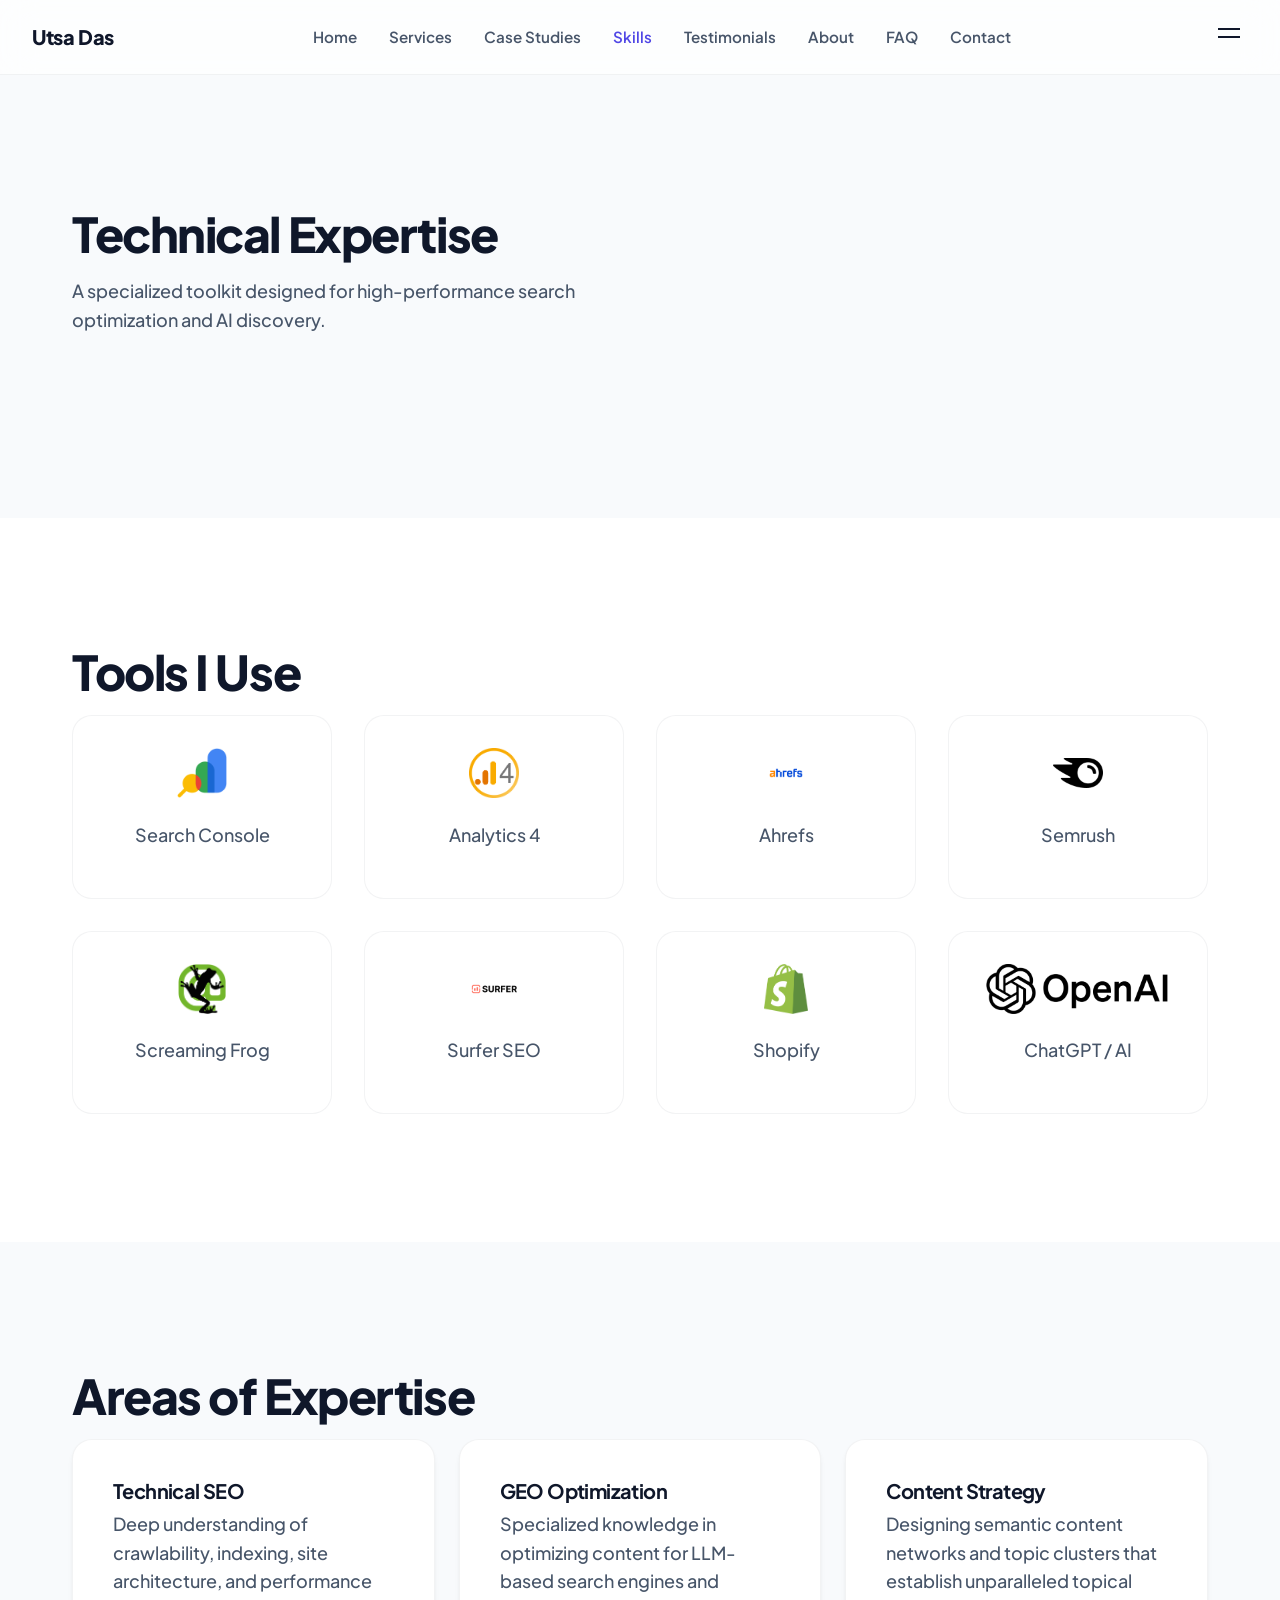
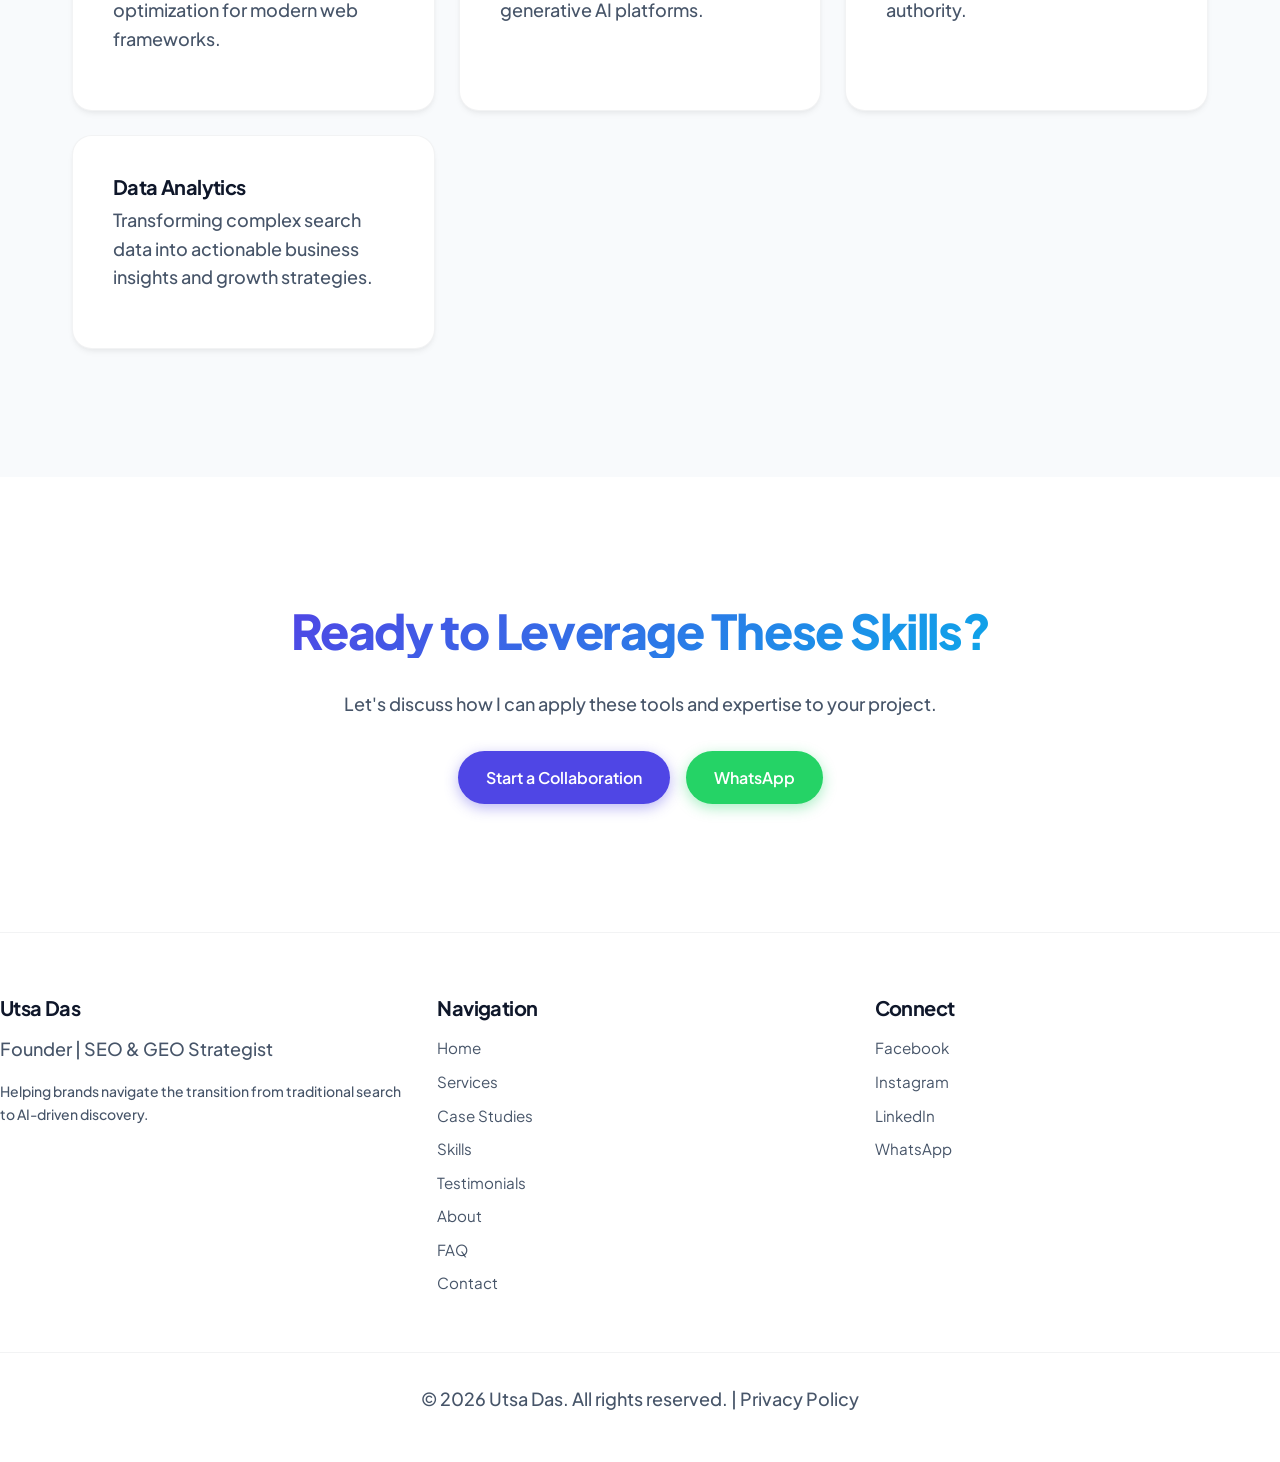
<file: skills.html>
<!DOCTYPE html>
<html lang="en">
<head>
    <meta charset="UTF-8">
    <meta name="viewport" content="width=device-width, initial-scale=1.0">
    <title>Skills | Utsa Das - Technical SEO & GEO Expertise</title>
    <meta name="description" content="Discover the technical skills and tools Utsa Das uses to drive digital growth and search authority.">
    <meta name="keywords" content="Technical Skills, SEO Tools, GEO Tools, Digital Strategy">
    <meta name="author" content="Utsa Das">
    <link rel="canonical" href="https://utsadas.com/skills.html">

    <!-- Open Graph / Facebook Meta Tags -->
    <meta property="og:type" content="website">
    <meta property="og:url" content="https://utsadas.com/skills.html">
    <meta property="og:title" content="Skills | Utsa Das - Technical SEO & GEO Expertise">
    <meta property="og:description" content="Discover the technical skills and tools Utsa Das uses to drive digital growth and search authority.">
    <meta property="og:image" content="https://utsadas.com/assets/images/utsa.png">

    <!-- Favicon -->
    <link rel="icon" type="image/x-icon" href="assets/images/favicon.ico">
    <link rel="manifest" href="site.webmanifest">

    <!-- Styles -->
    <link rel="stylesheet" href="style.css">
    <link rel="preconnect" href="https://fonts.googleapis.com">
    <link rel="preconnect" href="https://fonts.gstatic.com" crossorigin>
    <link href="https://fonts.googleapis.com/css2?family=Plus+Jakarta+Sans:wght@400;500;600;700;800&display=swap" rel="stylesheet">

    <!-- Schema Markup - BreadcrumbList -->
    <script type="application/ld+json">
    {
      "@context": "https://schema.org",
      "@type": "BreadcrumbList",
      "itemListElement": [
        {
          "@type": "ListItem",
          "position": 1,
          "name": "Home",
          "item": "https://utsadas.com/"
        },
        {
          "@type": "ListItem",
          "position": 2,
          "name": "Skills",
          "item": "https://utsadas.com/skills.html"
        }
      ]
    }
    </script>

    <style>
        .expertise-grid {
            display: grid;
            grid-template-columns: repeat(auto-fit, minmax(280px, 1fr));
            gap: 1.5rem;
        }

        .expertise-card {
            background: var(--card-bg);
            border: 1px solid var(--card-border);
            border-radius: 20px;
            padding: 2.5rem;
            transition: var(--transition);
            box-shadow: var(--card-shadow);
        }

        .expertise-card:hover {
            transform: translateY(-4px);
            box-shadow: var(--card-shadow-hover);
            border-color: rgba(15, 23, 42, 0.1);
        }
    </style>
</head>
<body>
    <nav role="navigation" aria-label="Main navigation">
        <a href="index.html" class="logo" aria-label="Utsa Das - Home">Utsa Das</a>
        <ul class="nav-links">
            <li><a href="index.html">Home</a></li>
            <li><a href="services.html">Services</a></li>
            <li><a href="case-studies.html">Case Studies</a></li>
            <li><a href="skills.html" class="active">Skills</a></li>
            <li><a href="testimonials.html">Testimonials</a></li>
            <li><a href="about.html">About</a></li>
            <li><a href="faq.html">FAQ</a></li>
            <li><a href="contact.html">Contact</a></li>
        </ul>
        <div class="mobile-toggle" role="button" tabindex="0" aria-label="Toggle navigation menu" aria-expanded="false">
            <span></span>
            <span></span>
            <span></span>
        </div>
    </nav>

    <main>
        <section>
            <div class="container">
                <h1 class="section-title reveal" data-reveal>Technical Expertise</h1>
                <p class="section-subtitle reveal" data-reveal>A specialized toolkit designed for high-performance search optimization and AI discovery.</p>
            </div>
        </section>

        <section class="bg-surface">
            <div class="container">
                <h2 class="section-title reveal" data-reveal>Tools I Use</h2>
                <div class="tools-grid">
                    <div class="tool-card reveal" data-reveal>
                        <img src="assets/tools/gsc.png" alt="Google Search Console" class="tool-logo" loading="lazy" decoding="async">
                        <p>Search Console</p>
                    </div>
                    <div class="tool-card reveal" data-reveal style="transition-delay: 0.1s;">
                        <img src="assets/tools/ga4.png" alt="Google Analytics 4" class="tool-logo" loading="lazy" decoding="async">
                        <p>Analytics 4</p>
                    </div>
                    <div class="tool-card reveal" data-reveal style="transition-delay: 0.2s;">
                        <img src="assets/tools/ahrefs.png" alt="Ahrefs" class="tool-logo" loading="lazy" decoding="async">
                        <p>Ahrefs</p>
                    </div>
                    <div class="tool-card reveal" data-reveal>
                        <img src="assets/tools/semrush.png" alt="Semrush" class="tool-logo" loading="lazy" decoding="async">
                        <p>Semrush</p>
                    </div>
                    <div class="tool-card reveal" data-reveal style="transition-delay: 0.1s;">
                        <img src="assets/tools/screamingfrog.png" alt="Screaming Frog" class="tool-logo" loading="lazy" decoding="async">
                        <p>Screaming Frog</p>
                    </div>
                    <div class="tool-card reveal" data-reveal style="transition-delay: 0.2s;">
                        <img src="assets/tools/surferseo.png" alt="Surfer SEO" class="tool-logo" loading="lazy" decoding="async">
                        <p>Surfer SEO</p>
                    </div>
                    <div class="tool-card reveal" data-reveal>
                        <img src="assets/tools/shopify.png" alt="Shopify" class="tool-logo" loading="lazy" decoding="async">
                        <p>Shopify</p>
                    </div>
                    <div class="tool-card reveal" data-reveal style="transition-delay: 0.1s;">
                        <img src="assets/tools/chatgpt.png" alt="ChatGPT" class="tool-logo" loading="lazy" decoding="async">
                        <p>ChatGPT / AI</p>
                    </div>
                </div>
            </div>
        </section>

        <section>
            <div class="container">
                <h2 class="section-title reveal" data-reveal>Areas of Expertise</h2>
                <div class="expertise-grid">
                    <div class="expertise-card reveal" data-reveal>
                        <h3>Technical SEO</h3>
                        <p>Deep understanding of crawlability, indexing, site architecture, and performance optimization for modern web frameworks.</p>
                    </div>
                    <div class="expertise-card reveal" data-reveal style="transition-delay: 0.1s;">
                        <h3>GEO Optimization</h3>
                        <p>Specialized knowledge in optimizing content for LLM-based search engines and generative AI platforms.</p>
                    </div>
                    <div class="expertise-card reveal" data-reveal style="transition-delay: 0.2s;">
                        <h3>Content Strategy</h3>
                        <p>Designing semantic content networks and topic clusters that establish unparalleled topical authority.</p>
                    </div>
                    <div class="expertise-card reveal" data-reveal>
                        <h3>Data Analytics</h3>
                        <p>Transforming complex search data into actionable business insights and growth strategies.</p>
                    </div>
                </div>
            </div>
        </section>

        <!-- CTA Section -->
        <section class="bg-surface reveal" data-reveal>
            <div class="container" style="text-align: center;">
                <h2 class="gradient-text">Ready to Leverage These Skills?</h2>
                <p style="max-width: 600px; margin: 1rem auto 2rem;">Let's discuss how I can apply these tools and expertise to your project.</p>
                <div class="cta-group" style="justify-content: center;">
                    <a href="contact.html" class="btn btn-primary">Start a Collaboration</a>
                    <a href="https://wa.me/8801861393416" class="whatsapp-btn" target="_blank" rel="noopener noreferrer">WhatsApp</a>
                </div>
            </div>
        </section>
    </main>

    <!-- Footer -->
    <footer role="contentinfo">
        <div class="footer-grid">
            <div class="footer-section">
                <h3>Utsa Das</h3>
                <p>Founder | SEO & GEO Strategist</p>
                <p style="font-size: var(--font-size-sm); margin-top: var(--space-4);">
                    Helping brands navigate the transition from traditional search to AI-driven discovery.
                </p>
            </div>
            <div class="footer-section">
                <h3>Navigation</h3>
                <ul>
                    <li><a href="index.html">Home</a></li>
                    <li><a href="services.html">Services</a></li>
                    <li><a href="case-studies.html">Case Studies</a></li>
                    <li><a href="skills.html">Skills</a></li>
                    <li><a href="testimonials.html">Testimonials</a></li>
                    <li><a href="about.html">About</a></li>
                    <li><a href="faq.html">FAQ</a></li>
                    <li><a href="contact.html">Contact</a></li>
                </ul>
            </div>
            <div class="footer-section">
                <h3>Connect</h3>
                <ul>
                    <li><a href="https://www.facebook.com/share/1BEiXKVGDx/" target="_blank" rel="noopener noreferrer">Facebook</a></li>
                    <li><a href="https://www.instagram.com/utsa_chandra_das" target="_blank" rel="noopener noreferrer">Instagram</a></li>
                    <li><a href="https://www.linkedin.com/in/utsa-das-3473a53a7" target="_blank" rel="noopener noreferrer">LinkedIn</a></li>
                    <li><a href="https://wa.me/8801861393416" target="_blank" rel="noopener noreferrer">WhatsApp</a></li>
                </ul>
            </div>
        </div>
        <div class="footer-bottom">
            <p>&copy; 2026 Utsa Das. All rights reserved. | <a href="privacy.html">Privacy Policy</a></p>
        </div>
    </footer>

    <script src="script.js" defer></script>
</body>
</html>
</file>
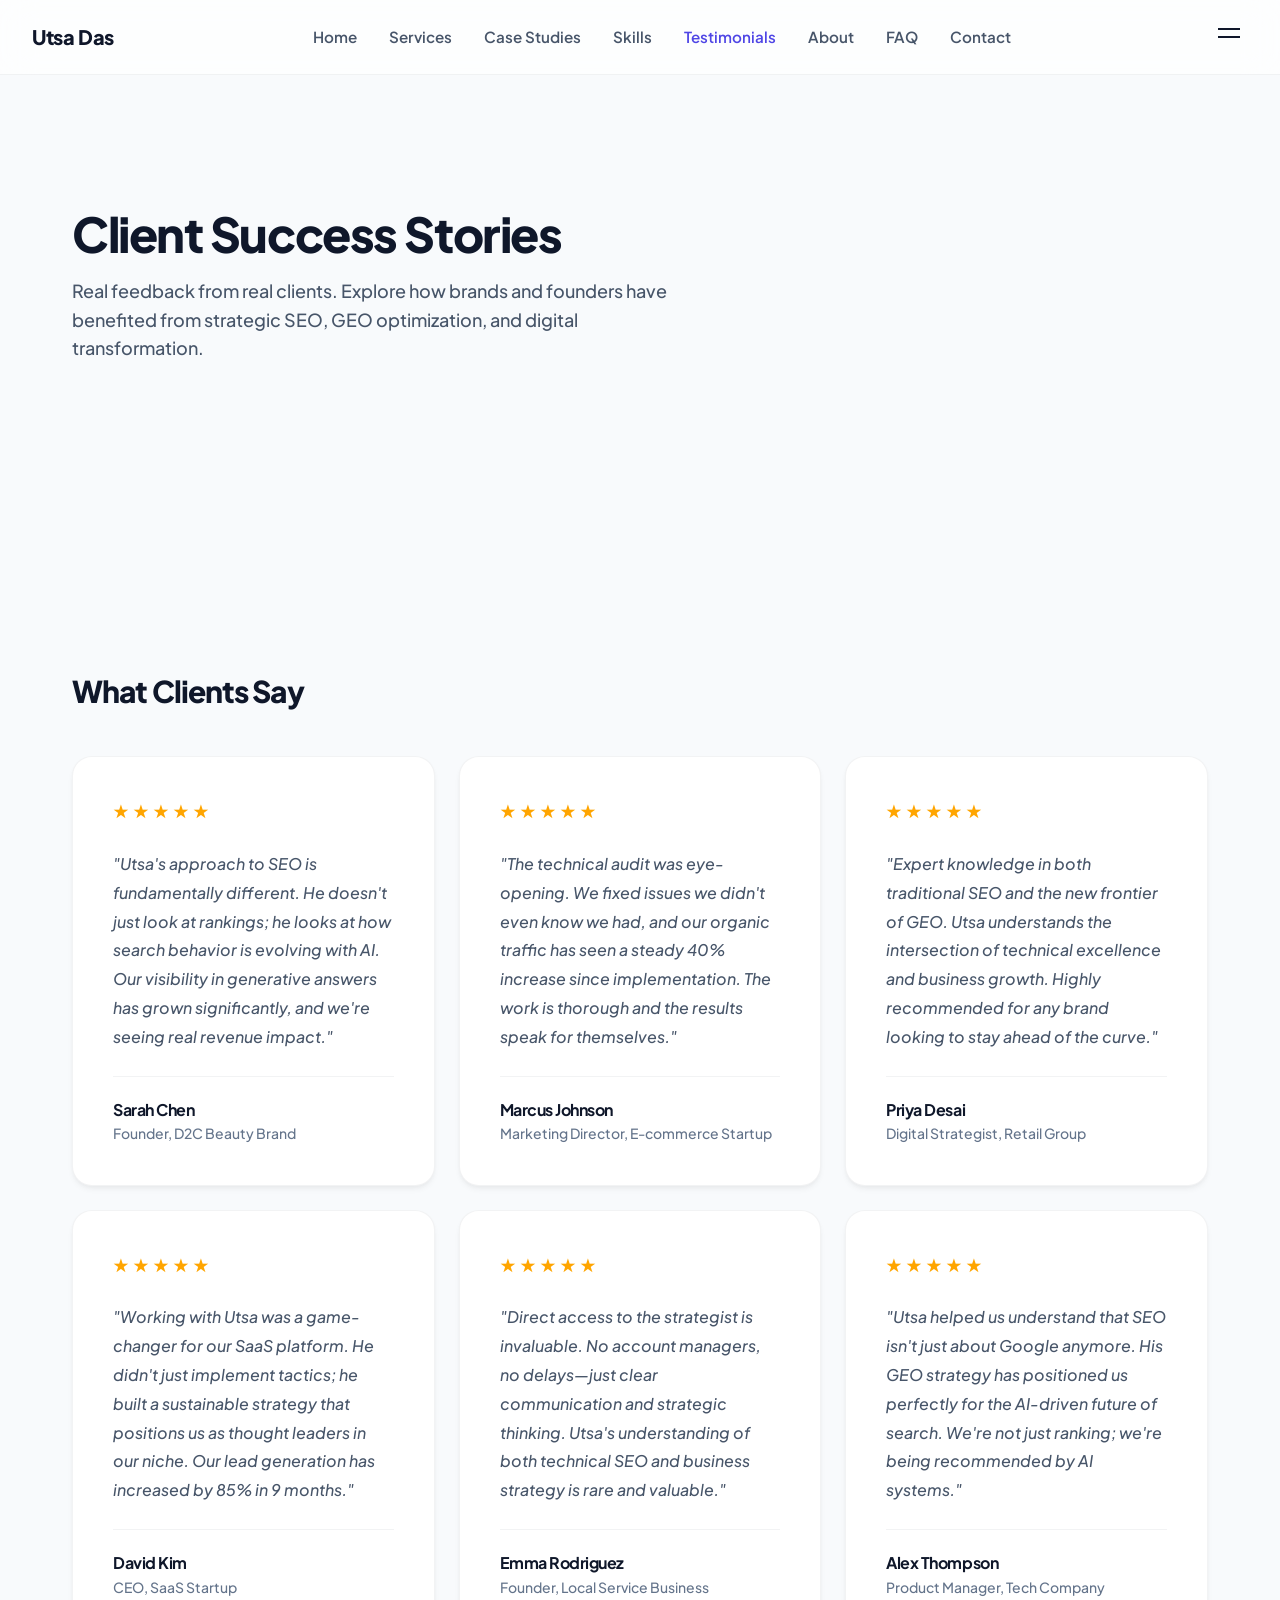
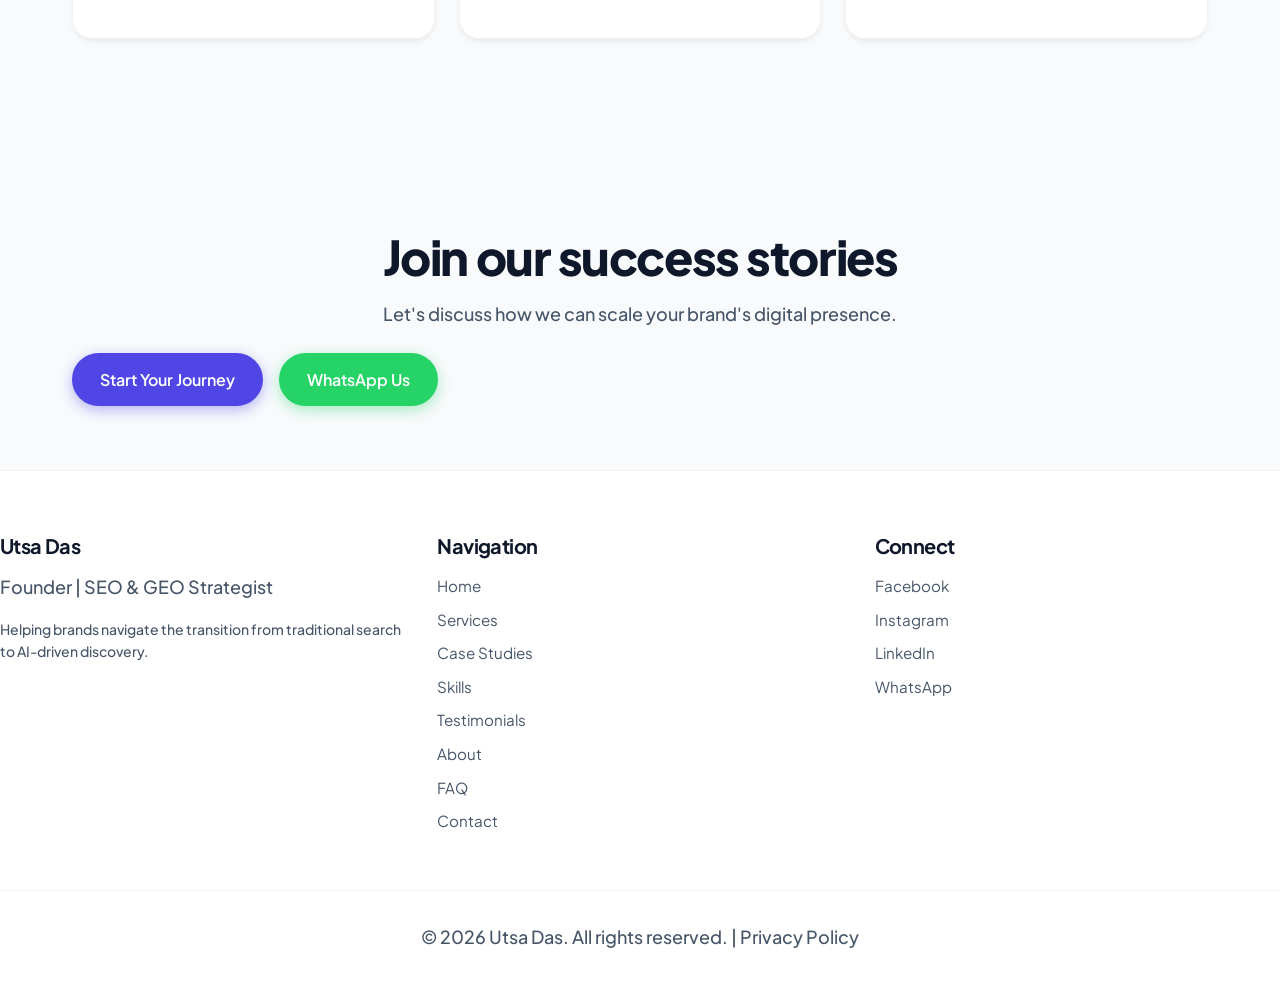
<file: testimonials.html>
<!DOCTYPE html>
<html lang="en">
<head>
    <meta charset="UTF-8">
    <meta name="viewport" content="width=device-width, initial-scale=1.0">
    <title>Testimonials | Utsa Das - Client Success Stories</title>
    <meta name="description" content="Read what clients and partners say about working with Utsa Das on SEO, GEO, and digital strategy. Real testimonials from successful collaborations.">
    <meta name="keywords" content="Testimonials, Client Reviews, Success Stories, SEO Results, Digital Strategy">
    <meta name="author" content="Utsa Das">
    <link rel="canonical" href="https://utsadas.com/testimonials.html">

    <!-- Open Graph / Facebook Meta Tags -->
    <meta property="og:type" content="website">
    <meta property="og:url" content="https://utsadas.com/testimonials.html">
    <meta property="og:title" content="Testimonials | Utsa Das - Client Success Stories">
    <meta property="og:description" content="Read what clients and partners say about working with Utsa Das on SEO and digital strategy.">
    <meta property="og:image" content="https://utsadas.com/assets/images/utsa.png">

    <!-- Twitter Meta Tags -->
    <meta name="twitter:card" content="summary_large_image">
    <meta name="twitter:url" content="https://utsadas.com/testimonials.html">
    <meta name="twitter:title" content="Testimonials | Utsa Das - Client Success Stories">
    <meta name="twitter:description" content="Read what clients and partners say about working with Utsa Das on SEO and digital strategy.">

    <!-- Favicon -->
    <link rel="icon" type="image/x-icon" href="assets/images/favicon.ico">
    <link rel="manifest" href="site.webmanifest">

    <!-- Styles -->
    <link rel="stylesheet" href="style.css">
    <link rel="preconnect" href="https://fonts.googleapis.com">
    <link rel="preconnect" href="https://fonts.gstatic.com" crossorigin>
    <link rel="preconnect" href="https://fonts.googleapis.com">
    <link rel="preconnect" href="https://fonts.gstatic.com" crossorigin>
    <link href="https://fonts.googleapis.com/css2?family=Plus+Jakarta+Sans:wght@400;500;600;700;800&display=swap" rel="stylesheet">

    <!-- Schema Markup - BreadcrumbList -->
    <script type="application/ld+json">
    {
      "@context": "https://schema.org",
      "@type": "BreadcrumbList",
      "itemListElement": [
        {
          "@type": "ListItem",
          "position": 1,
          "name": "Home",
          "item": "https://utsadas.com/"
        },
        {
          "@type": "ListItem",
          "position": 2,
          "name": "Testimonials",
          "item": "https://utsadas.com/testimonials.html"
        }
      ]
    }
    </script>

    <!-- Schema Markup - Reviews -->
    <script type="application/ld+json">
    {
      "@context": "https://schema.org",
      "@type": "AggregateRating",
      "ratingValue": "4.9",
      "bestRating": "5",
      "worstRating": "1",
      "ratingCount": "15"
    }
    </script>
</head>
<body>
    <nav role="navigation" aria-label="Main navigation">
        <a href="index.html" class="logo" aria-label="Utsa Das - Home">Utsa Das</a>
        <ul class="nav-links">
            <li><a href="index.html">Home</a></li>
            <li><a href="services.html">Services</a></li>
            <li><a href="case-studies.html">Case Studies</a></li>
            <li><a href="skills.html">Skills</a></li>
            <li><a href="testimonials.html" class="active">Testimonials</a></li>
            <li><a href="about.html">About</a></li>
            <li><a href="faq.html">FAQ</a></li>
            <li><a href="contact.html">Contact</a></li>
        </ul>
        <div class="mobile-toggle" role="button" tabindex="0" aria-label="Toggle navigation menu" aria-expanded="false">
            <span></span>
            <span></span>
            <span></span>
        </div>
    </nav>

    <main>
        <!-- Page Header -->
        <section aria-labelledby="page-title">
            <div class="container">
                <h1 id="page-title" class="section-title" data-reveal>Client Success Stories</h1>
                <p class="section-subtitle" data-reveal>
                    Real feedback from real clients. Explore how brands and founders have benefited from strategic SEO, GEO optimization, and digital transformation.
                </p>
            </div>
        </section>

        <!-- Testimonials Grid -->
        <section aria-labelledby="testimonials-heading">
            <div class="container">
                <h2 id="testimonials-heading" class="section-title" style="font-size: clamp(var(--font-size-2xl), 4vw, var(--font-size-3xl)); margin-bottom: var(--space-12);" data-reveal>
                    What Clients Say
                </h2>
                <div class="testimonials-grid">
                <!-- Testimonial 1 -->
                <div class="testimonial-card" data-reveal>
                    <div class="testimonial-header">
                        <div class="stars">★★★★★</div>
                    </div>
                    <p class="testimonial-text">
                        "Utsa's approach to SEO is fundamentally different. He doesn't just look at rankings; he looks at how search behavior is evolving with AI. Our visibility in generative answers has grown significantly, and we're seeing real revenue impact."
                    </p>
                    <div class="testimonial-author">
                        <div class="author-info">
                            <h4>Sarah Chen</h4>
                            <p>Founder, D2C Beauty Brand</p>
                        </div>
                    </div>
                </div>

                <!-- Testimonial 2 -->
                <div class="testimonial-card" data-reveal>
                    <div class="testimonial-header">
                        <div class="stars">★★★★★</div>
                    </div>
                    <p class="testimonial-text">
                        "The technical audit was eye-opening. We fixed issues we didn't even know we had, and our organic traffic has seen a steady 40% increase since implementation. The work is thorough and the results speak for themselves."
                    </p>
                    <div class="testimonial-author">
                        <div class="author-info">
                            <h4>Marcus Johnson</h4>
                            <p>Marketing Director, E-commerce Startup</p>
                        </div>
                    </div>
                </div>

                <!-- Testimonial 3 -->
                <div class="testimonial-card" data-reveal>
                    <div class="testimonial-header">
                        <div class="stars">★★★★★</div>
                    </div>
                    <p class="testimonial-text">
                        "Expert knowledge in both traditional SEO and the new frontier of GEO. Utsa understands the intersection of technical excellence and business growth. Highly recommended for any brand looking to stay ahead of the curve."
                    </p>
                    <div class="testimonial-author">
                        <div class="author-info">
                            <h4>Priya Desai</h4>
                            <p>Digital Strategist, Retail Group</p>
                        </div>
                    </div>
                </div>

                <!-- Testimonial 4 -->
                <div class="testimonial-card" data-reveal>
                    <div class="testimonial-header">
                        <div class="stars">★★★★★</div>
                    </div>
                    <p class="testimonial-text">
                        "Working with Utsa was a game-changer for our SaaS platform. He didn't just implement tactics; he built a sustainable strategy that positions us as thought leaders in our niche. Our lead generation has increased by 85% in 9 months."
                    </p>
                    <div class="testimonial-author">
                        <div class="author-info">
                            <h4>David Kim</h4>
                            <p>CEO, SaaS Startup</p>
                        </div>
                    </div>
                </div>

                <!-- Testimonial 5 -->
                <div class="testimonial-card" data-reveal>
                    <div class="testimonial-header">
                        <div class="stars">★★★★★</div>
                    </div>
                    <p class="testimonial-text">
                        "Direct access to the strategist is invaluable. No account managers, no delays—just clear communication and strategic thinking. Utsa's understanding of both technical SEO and business strategy is rare and valuable."
                    </p>
                    <div class="testimonial-author">
                        <div class="author-info">
                            <h4>Emma Rodriguez</h4>
                            <p>Founder, Local Service Business</p>
                        </div>
                    </div>
                </div>

                <!-- Testimonial 6 -->
                <div class="testimonial-card" data-reveal>
                    <div class="testimonial-header">
                        <div class="stars">★★★★★</div>
                    </div>
                    <p class="testimonial-text">
                        "Utsa helped us understand that SEO isn't just about Google anymore. His GEO strategy has positioned us perfectly for the AI-driven future of search. We're not just ranking; we're being recommended by AI systems."
                    </p>
                    <div class="testimonial-author">
                        <div class="author-info">
                            <h4>Alex Thompson</h4>
                            <p>Product Manager, Tech Company</p>
                        </div>
                    </div>
                </div>
            </div>
        </section>

        <section class="cta-section" data-reveal>
            <div class="container">
                <h2>Join our success stories</h2>
                <p>Let's discuss how we can scale your brand's digital presence.</p>
                <div class="cta-group">
                    <a href="contact.html" class="btn btn-primary">Start Your Journey</a>
                    <a href="https://wa.me/8801861393416" class="whatsapp-btn">WhatsApp Us</a>
                </div>
            </div>
        </section>
    </main>

    <!-- Footer -->
    <footer role="contentinfo">
        <div class="footer-grid">
            <div class="footer-section">
                <h3>Utsa Das</h3>
                <p>Founder | SEO & GEO Strategist</p>
                <p style="font-size: var(--font-size-sm); margin-top: var(--space-4);">
                    Helping brands navigate the transition from traditional search to AI-driven discovery.
                </p>
            </div>
            <div class="footer-section">
                <h3>Navigation</h3>
                <ul>
                    <li><a href="index.html">Home</a></li>
                    <li><a href="services.html">Services</a></li>
                    <li><a href="case-studies.html">Case Studies</a></li>
                    <li><a href="skills.html">Skills</a></li>
                    <li><a href="testimonials.html">Testimonials</a></li>
                    <li><a href="about.html">About</a></li>
                    <li><a href="faq.html">FAQ</a></li>
                    <li><a href="contact.html">Contact</a></li>
                </ul>
            </div>
            <div class="footer-section">
                <h3>Connect</h3>
                <ul>
                    <li><a href="https://www.facebook.com/share/1BEiXKVGDx/" target="_blank" rel="noopener noreferrer">Facebook</a></li>
                    <li><a href="https://www.instagram.com/utsa_chandra_das" target="_blank" rel="noopener noreferrer">Instagram</a></li>
                    <li><a href="https://www.linkedin.com/in/utsa-das-3473a53a7" target="_blank" rel="noopener noreferrer">LinkedIn</a></li>
                    <li><a href="https://wa.me/8801861393416" target="_blank" rel="noopener noreferrer">WhatsApp</a></li>
                </ul>
            </div>
        </div>
        <div class="footer-bottom">
            <p>&copy; 2026 Utsa Das. All rights reserved. | <a href="privacy.html">Privacy Policy</a></p>
        </div>
    </footer>



    <script src="script.js" defer></script>
</body>
</html>
</file>
<file: style.css>
/* ============================================
   UNIFIED DESIGN SYSTEM - ALL PAGES
   ============================================ */

/* Premium SaaS Light Theme Palette */
:root {
    --bg-main: #f8fafc;
    --bg-surface: #ffffff;
    --bg-secondary: #f1f5f9;
    --bg-tertiary: #e2e8f0;
    --bg-quaternary: #cbd5e1;
    
    --text-primary: #0f172a;
    --text-secondary: #475569;
    --text-tertiary: #64748b;
    
    --accent-primary: #4f46e5;
    --accent-secondary: #0ea5e9;
    --accent-tertiary: #06b6d4;
    
    --card-bg: #ffffff;
    --card-border: rgba(15, 23, 42, 0.05);
    --card-shadow: 0 4px 6px -1px rgba(0, 0, 0, 0.05), 0 2px 4px -1px rgba(0, 0, 0, 0.03);
    --card-shadow-hover: 0 10px 15px -3px rgba(0, 0, 0, 0.08), 0 4px 6px -2px rgba(0, 0, 0, 0.04);
    
    --accent-glow: radial-gradient(circle at 50% 0%, rgba(79, 70, 229, 0.08) 0%, transparent 60%);
    --transition: all 0.4s cubic-bezier(0.16, 1, 0.3, 1);
    
    /* Spacing System */
    --space-1: 0.25rem;
    --space-2: 0.5rem;
    --space-3: 0.75rem;
    --space-4: 1rem;
    --space-5: 1.25rem;
    --space-6: 1.5rem;
    --space-8: 2rem;
    --space-10: 2.5rem;
    --space-12: 3rem;
    --space-16: 4rem;
    --space-20: 5rem;
    --space-24: 6rem;
    --space-32: 8rem;
    
    /* Font Sizes */
    --font-size-xs: 0.75rem;
    --font-size-sm: 0.875rem;
    --font-size-base: 1rem;
    --font-size-lg: 1.125rem;
    --font-size-xl: 1.25rem;
    --font-size-2xl: 1.5rem;
    --font-size-3xl: 1.875rem;
    --font-size-4xl: 2.25rem;
    --font-size-5xl: 3rem;
    --font-size-6xl: 3.75rem;
    
    /* Border Radius */
    --radius-sm: 0.5rem;
    --radius-md: 1rem;
    --radius-lg: 1.5rem;
    --radius-xl: 2rem;
    --radius-full: 9999px;
    
    /* Line Heights */
    --line-height-tight: 1.1;
    --line-height-normal: 1.6;
    --line-height-relaxed: 1.8;
}

/* Reset & Base Styles */
* {
    margin: 0;
    padding: 0;
    box-sizing: border-box;
}

html {
    scroll-behavior: smooth;
}

body {
    font-family: 'Plus Jakarta Sans', 'Inter', sans-serif;
    background-color: var(--bg-main);
    color: var(--text-primary);
    line-height: var(--line-height-normal);
    -webkit-font-smoothing: antialiased;
    -moz-osx-font-smoothing: grayscale;
    overflow-x: hidden;
}

body.menu-open {
    overflow: hidden;
}

a {
    text-decoration: none;
    color: inherit;
    transition: var(--transition);
}

a:hover {
    color: var(--accent-primary);
}

.bg-surface {
    background-color: var(--bg-surface);
}

.bg-secondary {
    background-color: var(--bg-secondary);
}

/* Responsive Display Helpers */
.mobile-only { display: none !important; }
.desktop-only { display: flex !important; }

/* ============================================
   NAVIGATION - UNIFIED ACROSS ALL PAGES
   ============================================ */

/* Homepage Navigation */
.navbar {
    position: fixed;
    top: 0;
    left: 0;
    width: 100%;
    z-index: 1000;
    background: rgba(255, 255, 255, 0.7);
    backdrop-filter: blur(16px);
    -webkit-backdrop-filter: blur(16px);
    border-bottom: 1px solid var(--card-border);
    transition: var(--transition);
}

.nav-container {
    max-width: 1200px;
    margin: 0 auto;
    padding: 1.25rem 2rem;
    display: flex;
    justify-content: space-between;
    align-items: center;
}

.nav-logo {
    font-weight: 800;
    font-size: 1.25rem;
    color: var(--text-primary);
    letter-spacing: -0.02em;
    z-index: 1001;
}

.nav-links {
    display: flex;
    gap: 2rem;
    align-items: center;
    list-style: none;
}

.nav-links a {
    font-weight: 600;
    font-size: 0.95rem;
    color: var(--text-secondary);
    transition: var(--transition);
}

.nav-links a:hover,
.nav-links a.active {
    color: var(--accent-primary);
}

.btn-nav {
    background: var(--text-primary);
    color: #ffffff !important;
    padding: 0.5rem 1.25rem;
    border-radius: 100px;
    transition: var(--transition);
    display: inline-block;
}

.btn-nav:hover {
    background: var(--accent-primary);
    transform: translateY(-1px);
}

/* Inner Pages Navigation */
nav[role="navigation"] {
    position: fixed;
    top: 0;
    left: 0;
    width: 100%;
    z-index: 1000;
    background: rgba(255, 255, 255, 0.7);
    backdrop-filter: blur(16px);
    -webkit-backdrop-filter: blur(16px);
    border-bottom: 1px solid var(--card-border);
    padding: 1.25rem 2rem;
    display: flex;
    justify-content: space-between;
    align-items: center;
    transition: var(--transition);
}

nav[role="navigation"] .logo {
    font-weight: 800;
    font-size: 1.25rem;
    color: var(--text-primary);
    letter-spacing: -0.02em;
    z-index: 1001;
    display: block;
}

nav[role="navigation"] .nav-links {
    display: flex;
    gap: 2rem;
    align-items: center;
    list-style: none;
}

nav[role="navigation"] .nav-links a {
    font-weight: 600;
    font-size: 0.95rem;
    color: var(--text-secondary);
    transition: var(--transition);
}

nav[role="navigation"] .nav-links a:hover,
nav[role="navigation"] .nav-links a.active {
    color: var(--accent-primary);
}

/* Mobile Menu Toggle */
.menu-toggle,
.mobile-toggle {
    background: none;
    border: none;
    cursor: pointer;
    display: flex;
    flex-direction: column;
    gap: 6px;
    z-index: 1001;
    padding: 0.5rem;
}

.hamburger-line,
.mobile-toggle span {
    display: block;
    width: 22px;
    height: 2px;
    background-color: var(--text-primary);
    transition: var(--transition);
    transform-origin: center;
}

.menu-toggle.active .hamburger-line:nth-child(1),
.mobile-toggle.active span:nth-child(1) {
    transform: translateY(4px) rotate(45deg);
}

.menu-toggle.active .hamburger-line:nth-child(2),
.mobile-toggle.active span:nth-child(2) {
    transform: translateY(-4px) rotate(-45deg);
}

.mobile-toggle span:nth-child(3) {
    opacity: 0;
}

.mobile-toggle.active span:nth-child(3) {
    opacity: 0;
}

/* Mobile Menu Drawer */
.mobile-menu {
    position: fixed;
    top: 0;
    left: 0;
    width: 100%;
    height: 100vh;
    background: rgba(255, 255, 255, 0.98);
    backdrop-filter: blur(20px);
    -webkit-backdrop-filter: blur(20px);
    z-index: 1000;
    display: flex;
    align-items: center;
    justify-content: center;
    opacity: 0;
    pointer-events: none;
    transform: translateY(-10px);
    transition: opacity 0.3s ease, transform 0.3s ease;
}

.mobile-menu.active {
    opacity: 1;
    pointer-events: auto;
    transform: translateY(0);
}

.mobile-menu-links {
    display: flex;
    flex-direction: column;
    align-items: center;
    gap: 2.5rem;
    width: 100%;
    padding: 2rem;
}

.mobile-menu-links a {
    font-size: 1.5rem;
    font-weight: 700;
    color: var(--text-primary);
}

.mobile-menu-links .btn-nav {
    font-size: 1.25rem;
    width: 200px;
    text-align: center;
}

/* ============================================
   TYPOGRAPHY
   ============================================ */

h1, h2, h3, h4, h5, h6 {
    font-weight: 700;
    letter-spacing: -0.03em;
    line-height: var(--line-height-tight);
    color: var(--text-primary);
}

h1 { font-size: clamp(2.5rem, 6vw, 4.5rem); margin-bottom: 1.2rem; font-weight: 800; }
h2 { font-size: clamp(2rem, 4vw, 3rem); margin-bottom: 1rem; font-weight: 800; }
h3 { font-size: 1.25rem; margin-bottom: 0.5rem; font-weight: 700; }
h4 { font-size: 1.125rem; margin-bottom: 0.5rem; font-weight: 700; }
p { color: var(--text-secondary); margin-bottom: 1rem; font-size: 1.125rem; font-weight: 500; }

.gradient-text {
    background: linear-gradient(135deg, #4f46e5 0%, #0ea5e9 100%);
    -webkit-background-clip: text;
    -webkit-text-fill-color: transparent;
    background-clip: text;
    color: transparent;
    display: inline-block;
}

.section-title {
    font-size: clamp(2rem, 4vw, 3rem);
    font-weight: 800;
    margin-bottom: 1rem;
}

.section-subtitle {
    margin-bottom: 3.5rem;
    max-width: 600px;
    font-size: 1.125rem;
    color: var(--text-secondary);
}

.hero-tagline {
    font-size: 1.25rem;
    color: var(--text-secondary);
    max-width: 700px;
}

/* ============================================
   LAYOUT
   ============================================ */

.container {
    max-width: 1200px;
    margin: 0 auto;
    padding: 0 2rem;
}

main {
    padding-top: 5rem;
}

section {
    padding: 8rem 0;
    position: relative;
}

.hero {
    min-height: 100vh;
    display: flex;
    align-items: center;
    justify-content: center;
    text-align: center;
    padding-top: 5rem;
}

.hero::before {
    content: '';
    position: absolute;
    top: 0;
    left: 0;
    width: 100%;
    height: 100vh;
    background: var(--accent-glow);
    pointer-events: none;
    z-index: -1;
}

.hero-content {
    max-width: 800px;
    margin: 0 auto;
}

.hero-image {
    width: 100%;
    aspect-ratio: 1 / 1;
    border-radius: var(--radius-xl);
    overflow: hidden;
    box-shadow: 0 25px 50px -12px rgba(0, 0, 0, 0.15);
    background-color: var(--bg-tertiary);
    margin-top: 3rem;
}

.hero-image img {
    width: 100%;
    height: 100%;
    object-fit: cover;
    transition: var(--transition);
}

/* ============================================
   BUTTONS
   ============================================ */

.btn-group {
    display: flex;
    gap: 1rem;
    margin-top: 2.5rem;
    justify-content: center;
}

.btn,
.whatsapp-btn,
.cta-btn {
    display: inline-flex;
    align-items: center;
    justify-content: center;
    padding: 0.875rem 1.75rem;
    border-radius: 100px;
    font-size: 1rem;
    font-weight: 600;
    transition: var(--transition);
    cursor: pointer;
    border: none;
    text-decoration: none;
}

.btn-primary {
    background: var(--accent-primary);
    color: #ffffff;
    box-shadow: 0 4px 14px 0 rgba(79, 70, 229, 0.39);
}

.btn-primary:hover {
    transform: translateY(-2px);
    box-shadow: 0 6px 20px rgba(79, 70, 229, 0.5);
}

.btn-secondary {
    background: #ffffff;
    border: 1px solid rgba(15, 23, 42, 0.1);
    color: var(--text-primary);
    box-shadow: 0 2px 4px rgba(0,0,0,0.02);
}

.btn-secondary:hover {
    border-color: rgba(15, 23, 42, 0.2);
    transform: translateY(-2px);
}

.whatsapp-btn {
    background: #25d366;
    color: #ffffff;
    box-shadow: 0 4px 14px 0 rgba(37, 211, 102, 0.39);
}

.whatsapp-btn:hover {
    transform: translateY(-2px);
    box-shadow: 0 6px 20px rgba(37, 211, 102, 0.5);
    background: #20ba5a;
}

.cta-btn {
    background: var(--accent-primary);
    color: #ffffff;
}

.cta-btn:hover {
    background: #4338ca;
    transform: translateY(-2px);
}

.cta-section {
    padding: 4rem 0;
}

.cta-section .container {
    text-align: center;
}

.cta-group {
    display: flex;
    gap: 1rem;
    margin-top: 1.5rem;
    flex-wrap: wrap;
}

/* ============================================
   CARDS & GRIDS
   ============================================ */

.glass-card {
    background: var(--card-bg);
    border: 1px solid var(--card-border);
    border-radius: 20px;
    padding: 2.5rem;
    transition: var(--transition);
    box-shadow: var(--card-shadow);
    height: 100%;
    display: flex;
    flex-direction: column;
}

.glass-card:hover {
    transform: translateY(-4px);
    box-shadow: var(--card-shadow-hover);
    border-color: rgba(15, 23, 42, 0.1);
}

.about-card {
    background: var(--card-bg);
    border: 1px solid var(--card-border);
    border-radius: 20px;
    padding: 2.5rem;
    transition: var(--transition);
    box-shadow: var(--card-shadow);
}

.about-card:hover {
    transform: translateY(-4px);
    box-shadow: var(--card-shadow-hover);
    border-color: rgba(15, 23, 42, 0.1);
}

.about-card ul {
    list-style: none;
    padding: 0;
    margin-top: 1rem;
}

.about-card ul li {
    margin-bottom: 0.75rem;
}

.about-card ul li a {
    color: var(--accent-primary);
    font-weight: 600;
}

.about-card ul li a:hover {
    text-decoration: underline;
}

.bento-grid {
    display: grid;
    grid-template-columns: repeat(auto-fit, minmax(320px, 1fr));
    gap: 1.5rem;
}

.bento-asymmetric {
    display: grid;
    grid-template-columns: 1.5fr 1fr;
    gap: 1.5rem;
}

.about-grid {
    display: grid;
    grid-template-columns: 1fr 1fr;
    gap: 4rem;
    align-items: center;
}

.square-image-wrapper {
    width: 100%;
    aspect-ratio: 1 / 1;
    border-radius: 24px;
    overflow: hidden;
    box-shadow: 0 25px 50px -12px rgba(0, 0, 0, 0.15);
    background-color: #e2e8f0;
}

.square-image-wrapper img {
    width: 100%;
    height: 100%;
    object-fit: cover;
    transition: var(--transition);
}

.about-content {
    display: flex;
    flex-direction: column;
}

/* ============================================
   METRICS & STATS
   ============================================ */

.metrics-grid {
    display: grid;
    grid-template-columns: repeat(auto-fit, minmax(280px, 1fr));
    gap: 2rem;
}

.metric-card {
    background: var(--card-bg);
    border: 1px solid var(--card-border);
    padding: 3rem 2rem;
    border-radius: 24px;
    box-shadow: var(--card-shadow);
    transition: var(--transition);
}

.metric-card:hover {
    transform: translateY(-4px);
    box-shadow: var(--card-shadow-hover);
}

.metric-number {
    font-size: clamp(3rem, 5vw, 4rem);
    font-weight: 800;
    letter-spacing: -0.04em;
    color: var(--accent-primary);
    line-height: 1;
    margin-bottom: 0.5rem;
}

.metric-card h4 {
    font-size: 1.25rem;
    font-weight: 700;
    margin-bottom: 0.5rem;
}

.metric-card p {
    font-size: 0.95rem;
    margin-bottom: 0;
}

/* ============================================
   TOOLKIT & TOOLS
   ============================================ */

.toolkit-grid {
    display: grid;
    grid-template-columns: repeat(auto-fit, minmax(300px, 1fr));
    gap: 2rem;
}

.toolkit-card {
    background: var(--bg-main);
    border: 1px solid var(--card-border);
    border-radius: 20px;
    padding: 2.5rem;
    transition: var(--transition);
}

.toolkit-card:hover {
    background: var(--bg-surface);
    border-color: rgba(15, 23, 42, 0.1);
    transform: translateY(-2px);
}

.toolkit-icon {
    font-size: 2rem;
    margin-bottom: 1.5rem;
}

.toolkit-icon img {
    max-width: 100%;
    object-fit: contain;
    height: 40px;
}

.tools-grid {
    display: grid;
    grid-template-columns: repeat(auto-fit, minmax(250px, 1fr));
    gap: 2rem;
}

.tool-card {
    background: var(--card-bg);
    border: 1px solid var(--card-border);
    border-radius: 20px;
    padding: 2rem;
    text-align: center;
    transition: var(--transition);
}

.tool-card:hover {
    transform: translateY(-4px);
    box-shadow: var(--card-shadow-hover);
}

.tool-card img {
    height: 50px;
    margin-bottom: 1rem;
    object-fit: contain;
}

/* ============================================
   TAGS & PILLS
   ============================================ */

.project-tag {
    font-size: 0.75rem;
    text-transform: uppercase;
    letter-spacing: 0.05em;
    font-weight: 700;
    color: var(--accent-primary);
    margin-bottom: 0.75rem;
    display: block;
}

.pill-container {
    display: flex;
    flex-wrap: wrap;
    gap: 0.75rem;
    margin-top: 1rem;
}

.pill {
    padding: 0.5rem 1rem;
    border-radius: 100px;
    background: var(--bg-main);
    border: 1px solid var(--card-border);
    font-size: 0.875rem;
    font-weight: 600;
    color: var(--text-secondary);
}

/* ============================================
   PROCESS & TIMELINE
   ============================================ */

.process-grid {
    display: grid;
    grid-template-columns: repeat(auto-fit, minmax(240px, 1fr));
    gap: 2rem;
}

.step-number {
    font-size: 0.875rem;
    font-weight: 700;
    color: var(--accent-primary);
    background: rgba(79, 70, 229, 0.1);
    padding: 0.25rem 0.75rem;
    border-radius: 100px;
    display: inline-block;
    margin-bottom: 1rem;
}

/* ============================================
   FAQ ACCORDION
   ============================================ */

.faq-section {
    padding: 4rem 0;
}

.faq-section .container {
    max-width: 800px;
}

.faq-container {
    max-width: 100%;
    margin-top: 2rem;
}

.faq-item {
    border-bottom: 1px solid var(--card-border);
    padding: 1.5rem 0;
}

.faq-question {
    width: 100%;
    display: flex;
    justify-content: space-between;
    align-items: center;
    background: none;
    border: none;
    color: var(--text-primary);
    font-size: 1.25rem;
    font-weight: 600;
    cursor: pointer;
    text-align: left;
    padding: 0;
    transition: var(--transition);
}

.faq-question:hover {
    color: var(--accent-primary);
}

.faq-icon {
    font-size: 1.5rem;
    transition: var(--transition);
    color: var(--text-secondary);
    flex-shrink: 0;
    margin-left: 1rem;
    display: inline-block;
}

.faq-answer {
    max-height: 0;
    overflow: hidden;
    transition: max-height 0.4s cubic-bezier(0.16, 1, 0.3, 1);
}

.faq-answer p {
    padding-top: 1rem;
    margin-bottom: 0;
}

.faq-item.active .faq-answer {
    max-height: 800px;
}

.faq-item.active .faq-icon {
    transform: rotate(180deg);
    color: var(--accent-primary);
}

/* ============================================
   TESTIMONIALS
   ============================================ */

.testimonial-card {
    background: var(--card-bg);
    border: 1px solid var(--card-border);
    border-radius: 20px;
    padding: 2.5rem;
    transition: var(--transition);
}

.testimonial-card:hover {
    transform: translateY(-4px);
    box-shadow: var(--card-shadow-hover);
}

.testimonial-text {
    font-style: italic;
    margin-bottom: 1.5rem;
    color: var(--text-secondary);
}

.testimonial-author {
    font-weight: 700;
    color: var(--text-primary);
}

.testimonial-role {
    font-size: 0.875rem;
    color: var(--text-tertiary);
}

/* ============================================
   FOOTER
   ============================================ */

footer {
    background: var(--bg-surface);
    border-top: 1px solid var(--card-border);
    padding: 4rem 0 2rem;
}

.footer-grid {
    display: grid;
    grid-template-columns: repeat(auto-fit, minmax(250px, 1fr));
    gap: 2rem;
    margin-bottom: 3rem;
}

.footer-section h3 {
    margin-bottom: 1rem;
}

.footer-section ul {
    list-style: none;
}

.footer-section ul li {
    margin-bottom: 0.5rem;
}

.footer-section a {
    color: var(--text-secondary);
    font-size: 0.95rem;
}

.footer-section a:hover {
    color: var(--accent-primary);
}

.footer-cta {
    text-align: center;
    padding: 6rem 0;
    border-top: 1px solid var(--card-border);
}

.seo-footer-block {
    font-size: 0.875rem;
    color: var(--text-secondary);
    text-align: center;
    max-width: 800px;
    margin: 0 auto;
    padding: 2rem 0;
}

.footer-bottom {
    text-align: center;
    padding-top: 2rem;
    border-top: 1px solid var(--card-border);
    font-size: 0.875rem;
    color: var(--text-tertiary);
}

/* ============================================
   ANIMATIONS & TRANSITIONS
   ============================================ */

.reveal,
[data-reveal] {
    opacity: 0;
    transform: translateY(30px);
    transition: 0.8s all cubic-bezier(0.16, 1, 0.3, 1);
}

.reveal.active,
[data-reveal].active {
    opacity: 1;
    transform: translateY(0);
}

/* ============================================
   DESIGNATION BADGE
   ============================================ */

.designation {
    display: inline-block;
    padding: 0.5rem 1rem;
    border: 1px solid var(--card-border);
    border-radius: 100px;
    font-size: 0.875rem;
    font-weight: 700;
    color: var(--accent-primary);
    margin-bottom: 2rem;
    background: rgba(79, 70, 229, 0.05);
}

/* ============================================
   ENHANCED DESIGN IMPROVEMENTS
   ============================================ */

/* Service Cards */
.services-grid {
    display: grid;
    grid-template-columns: repeat(auto-fit, minmax(300px, 1fr));
    gap: 1.5rem;
}

.service-card,
.services-grid .glass-card {
    background: var(--card-bg);
    border: 1px solid var(--card-border);
    border-radius: 20px;
    padding: 2.5rem;
    transition: var(--transition);
    box-shadow: var(--card-shadow);
}

.service-card:hover,
.services-grid .glass-card:hover {
    transform: translateY(-4px);
    box-shadow: var(--card-shadow-hover);
    border-color: rgba(15, 23, 42, 0.1);
}

.service-card ul {
    list-style: none;
    padding: 0;
    margin-top: 1rem;
}

.service-card ul li {
    padding-left: 1.5rem;
    position: relative;
    margin-bottom: 0.5rem;
    color: var(--text-secondary);
    font-size: 0.95rem;
}

.service-card ul li::before {
    content: "✓";
    position: absolute;
    left: 0;
    color: var(--accent-primary);
    font-weight: bold;
}

/* Process Step Cards */
.process-step {
    background: var(--card-bg);
    border: 1px solid var(--card-border);
    border-radius: 20px;
    padding: 2.5rem;
    text-align: center;
    transition: var(--transition);
    position: relative;
}

.process-step:hover {
    border-color: rgba(15, 23, 42, 0.1);
    box-shadow: var(--card-shadow-hover);
    transform: translateY(-4px);
}

.process-step h3 {
    font-size: 1.25rem;
    margin-bottom: 0.5rem;
    color: var(--text-primary);
}

.process-step p {
    font-size: 0.95rem;
    color: var(--text-secondary);
    line-height: var(--line-height-normal);
}

/* Why Choose Cards */
.why-choose-card {
    background: var(--card-bg);
    border: 1px solid var(--card-border);
    border-radius: 20px;
    padding: 2.5rem;
    text-align: center;
    transition: var(--transition);
}

.why-choose-card:hover {
    border-color: rgba(15, 23, 42, 0.1);
    box-shadow: var(--card-shadow-hover);
    transform: translateY(-4px);
}

.check-icon {
    display: inline-flex;
    align-items: center;
    justify-content: center;
    width: 48px;
    height: 48px;
    background: linear-gradient(135deg, var(--accent-primary) 0%, var(--accent-secondary) 100%);
    color: white;
    border-radius: var(--radius-full);
    font-size: 1.5rem;
    font-weight: bold;
    margin-bottom: 1rem;
}

.why-choose-card h3 {
    font-size: 1.25rem;
    margin-bottom: 0.5rem;
    color: var(--text-primary);
}

.why-choose-card p {
    font-size: 0.95rem;
    color: var(--text-secondary);
    line-height: var(--line-height-normal);
}

/* Case Study Cards */
.case-study-card {
    background: var(--card-bg);
    border: 1px solid var(--card-border);
    border-radius: 20px;
    overflow: hidden;
    transition: var(--transition);
    box-shadow: var(--card-shadow);
}

.case-study-card:hover {
    border-color: rgba(15, 23, 42, 0.1);
    box-shadow: var(--card-shadow-hover);
    transform: translateY(-4px);
}

.case-study-header {
    background: linear-gradient(135deg, var(--bg-secondary) 0%, var(--bg-tertiary) 100%);
    padding: 1.5rem;
    border-bottom: 1px solid var(--card-border);
}

.case-study-header h3 {
    font-size: 1.25rem;
    margin-bottom: 0.5rem;
    color: var(--text-primary);
}

.case-study-category {
    display: inline-block;
    background: var(--accent-primary);
    color: white;
    padding: 0.25rem 0.75rem;
    border-radius: var(--radius-full);
    font-size: 0.75rem;
    font-weight: 600;
}

.case-study-content {
    padding: 1.5rem;
}

.case-study-challenge,
.case-study-solution {
    font-size: 0.95rem;
    color: var(--text-secondary);
    line-height: var(--line-height-normal);
    margin-bottom: 1rem;
}

.case-study-metrics {
    display: grid;
    grid-template-columns: repeat(3, 1fr);
    gap: 1rem;
    margin: 1.5rem 0;
    padding: 1rem;
    background: var(--bg-secondary);
    border-radius: 12px;
    border: 1px solid var(--card-border);
}

.metric {
    text-align: center;
}

.metric-value {
    font-size: 1.5rem;
    font-weight: 800;
    color: var(--accent-primary);
    display: block;
}

.metric-label {
    font-size: 0.75rem;
    color: var(--text-tertiary);
    margin-top: 0.25rem;
}

.case-study-tactics {
    list-style: none;
    padding: 0;
    margin-top: 1rem;
}

.case-study-tactics li {
    font-size: 0.95rem;
    color: var(--text-secondary);
    padding-left: 1.5rem;
    position: relative;
    margin-bottom: 0.5rem;
}

.case-study-tactics li::before {
    content: "✓";
    position: absolute;
    left: 0;
    color: #10b981;
    font-weight: bold;
}

/* Results Summary */
.results-summary {
    background: linear-gradient(135deg, var(--bg-secondary) 0%, var(--bg-tertiary) 100%);
}

.results-summary .container {
    padding: 3rem 2rem;
}

.results-grid {
    display: grid;
    grid-template-columns: repeat(auto-fit, minmax(200px, 1fr));
    gap: 1.5rem;
    margin-top: 2rem;
}

.result-item {
    text-align: center;
    padding: 2rem;
    background: var(--card-bg);
    border-radius: 12px;
    border: 1px solid var(--card-border);
    transition: var(--transition);
}

.result-item:hover {
    border-color: rgba(15, 23, 42, 0.1);
    box-shadow: var(--card-shadow-hover);
    transform: translateY(-4px);
}

.result-number {
    font-size: 2.5rem;
    font-weight: 800;
    background: linear-gradient(135deg, var(--accent-primary) 0%, var(--accent-secondary) 100%);
    -webkit-background-clip: text;
    -webkit-text-fill-color: transparent;
    background-clip: text;
}

.result-label {
    font-size: 0.95rem;
    color: var(--text-secondary);
    margin-top: 0.5rem;
}

/* Testimonial Cards */
.case-studies-grid {
    display: grid;
    grid-template-columns: repeat(auto-fit, minmax(350px, 1fr));
    gap: 2rem;
}

.testimonials-grid {
    display: grid;
    grid-template-columns: repeat(auto-fit, minmax(320px, 1fr));
    gap: 1.5rem;
}

.testimonial-card {
    background: var(--card-bg);
    border: 1px solid var(--card-border);
    border-radius: 20px;
    padding: 2.5rem;
    transition: var(--transition);
    box-shadow: var(--card-shadow);
    display: flex;
    flex-direction: column;
}

.testimonial-card:hover {
    border-color: rgba(15, 23, 42, 0.1);
    box-shadow: var(--card-shadow-hover);
    transform: translateY(-4px);
}

.testimonial-header {
    margin-bottom: 1.5rem;
}

.stars {
    font-size: 1.125rem;
    color: #ffa500;
    letter-spacing: 0.25rem;
}

.testimonial-text {
    font-size: 1rem;
    color: var(--text-secondary);
    line-height: var(--line-height-relaxed);
    margin-bottom: 1.5rem;
    flex-grow: 1;
    font-style: italic;
}

.testimonial-author {
    border-top: 1px solid var(--card-border);
    padding-top: 1.5rem;
    display: flex;
    align-items: center;
    gap: 1rem;
}

.author-info h4 {
    font-size: 1rem;
    margin-bottom: 0.25rem;
    color: var(--text-primary);
}

.author-info p {
    font-size: 0.875rem;
    color: var(--text-tertiary);
    margin: 0;
}

/* Stats Section */
.stats-section {
    background: linear-gradient(135deg, var(--bg-secondary) 0%, var(--bg-tertiary) 100%);
    border-radius: 24px;
    padding: 3rem 2rem;
    margin: 3rem 0;
}

.stats-grid {
    display: grid;
    grid-template-columns: repeat(auto-fit, minmax(200px, 1fr));
    gap: 1.5rem;
    margin-top: 2rem;
}

.stat-card {
    background: var(--card-bg);
    border: 1px solid var(--card-border);
    border-radius: 12px;
    padding: 2rem;
    text-align: center;
    transition: var(--transition);
}

.stat-card:hover {
    border-color: rgba(15, 23, 42, 0.1);
    box-shadow: var(--card-shadow-hover);
    transform: translateY(-4px);
}

.stat-number {
    font-size: 2.5rem;
    font-weight: 800;
    background: linear-gradient(135deg, var(--accent-primary) 0%, var(--accent-secondary) 100%);
    -webkit-background-clip: text;
    -webkit-text-fill-color: transparent;
    background-clip: text;
    display: block;
}

.stat-label {
    font-size: 0.95rem;
    color: var(--text-secondary);
    margin-top: 0.5rem;
}

/* ============================================
   RESPONSIVE MEDIA QUERIES
   ============================================ */

@media (max-width: 900px) {
    .about-grid {
        grid-template-columns: 1fr;
        gap: 2rem;
    }
    
    .square-image-wrapper {
        max-width: 500px;
        margin: 0 auto;
    }
    
    .bento-asymmetric {
        grid-template-columns: 1fr;
    }
}

@media (max-width: 768px) {
    .mobile-only { display: flex !important; }
    .desktop-only { display: none !important; }
    
    .mobile-menu { display: flex !important; }
    
    nav[role="navigation"] {
        padding: 1rem 2rem;
    }
    
    nav[role="navigation"] .nav-links {
        display: none;
    }
    
    .hero p,
    .hero-tagline {
        font-size: 1rem;
    }
    
    .btn-group {
        flex-direction: column;
        width: 100%;
        max-width: 300px;
        margin: 2rem auto 0;
    }
    
    .cta-group {
        flex-direction: column;
    }
    
    section {
        padding: 4rem 0;
    }
    
    h1 { font-size: 2rem; }
    h2 { font-size: 1.75rem; }
    
    .metrics-grid,
    .toolkit-grid,
    .tools-grid {
        grid-template-columns: 1fr;
    }
    
    .about-grid {
        gap: 1.5rem;
    }
    
    .footer-grid {
        grid-template-columns: 1fr;
    }
}

@media (max-width: 480px) {
    .container {
        padding: 0 1rem;
    }
    
    nav[role="navigation"] {
        padding: 1rem;
    }
    
    section {
        padding: 2rem 0;
    }
    
    h1 { font-size: 1.75rem; }
    h2 { font-size: 1.5rem; }
    
    p { font-size: 1rem; }
    
    .btn-group,
    .cta-group {
        gap: 0.5rem;
    }
    
    .btn,
    .whatsapp-btn,
    .cta-btn {
        padding: 0.75rem 1.5rem;
        font-size: 0.95rem;
    }
    
    .case-study-metrics {
        grid-template-columns: 1fr;
    }
    
    .results-grid,
    .stats-grid {
        grid-template-columns: 1fr;
    }
}
</file>
